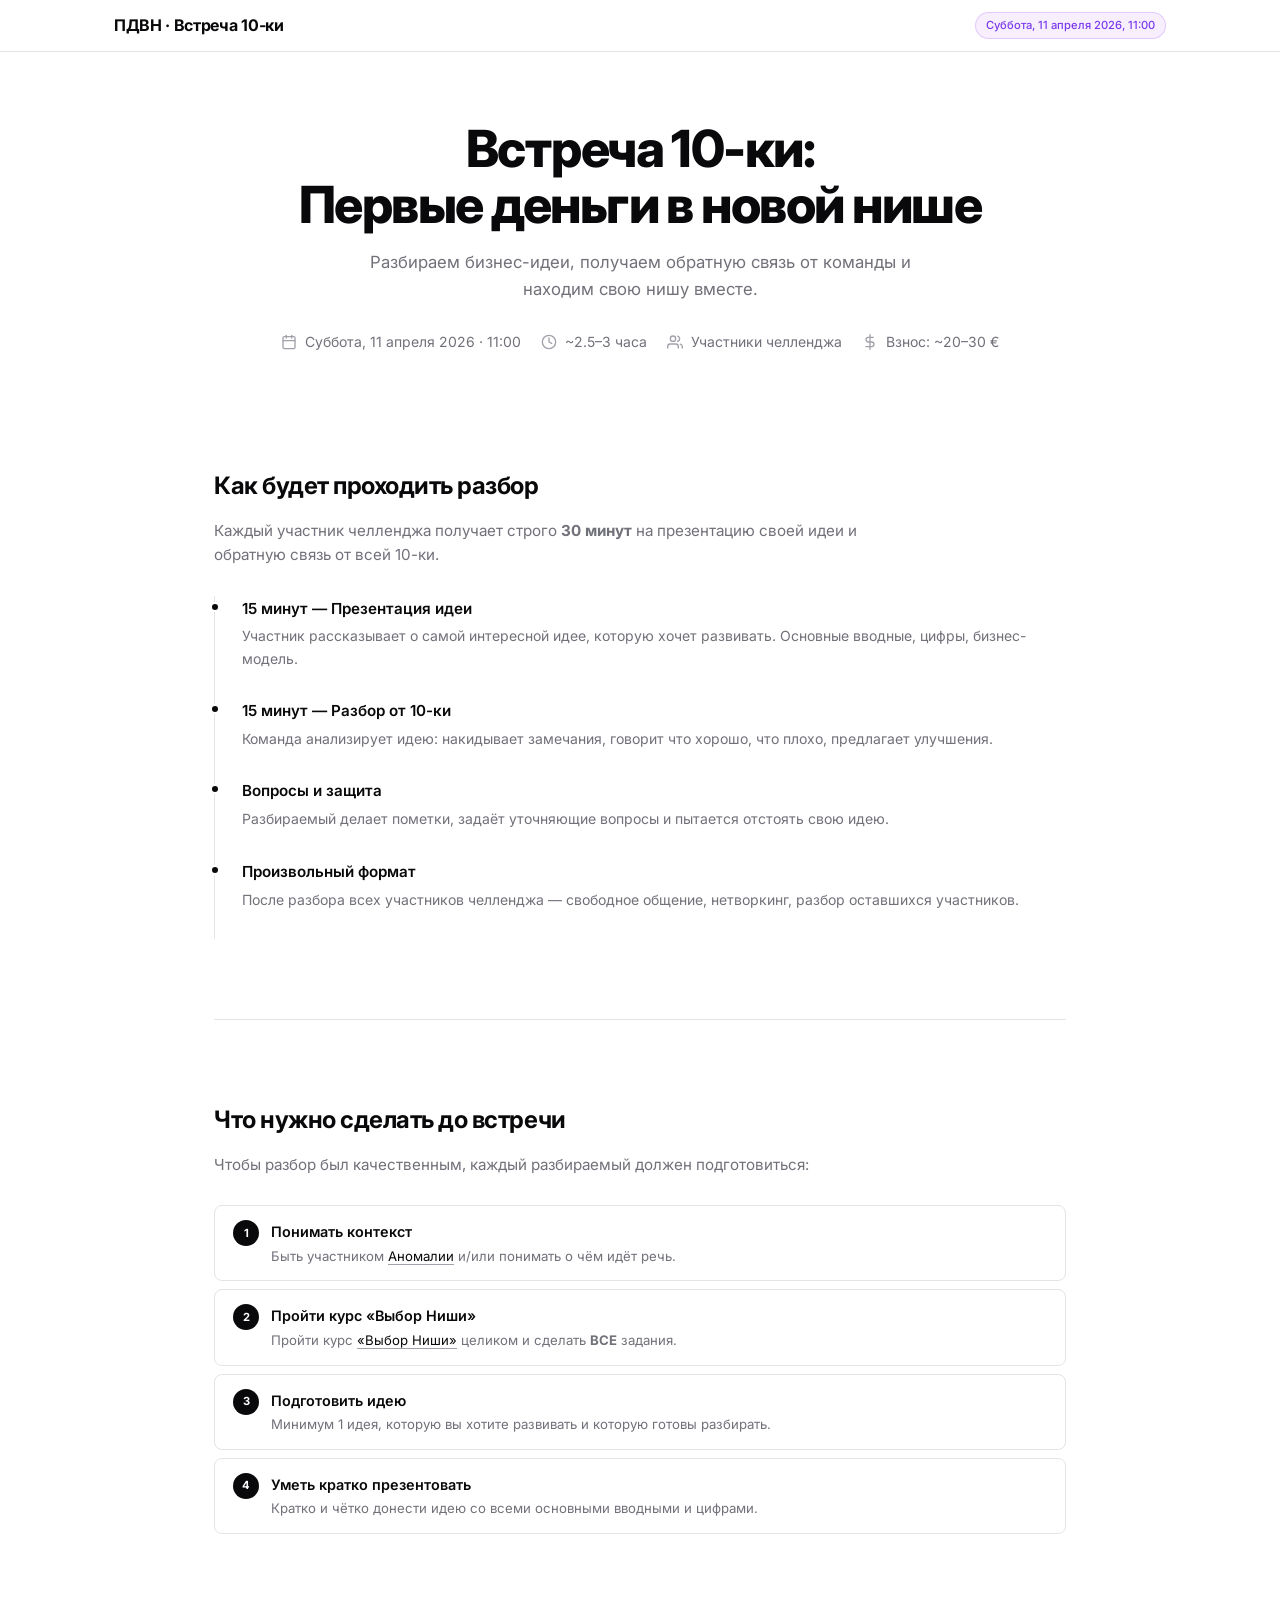
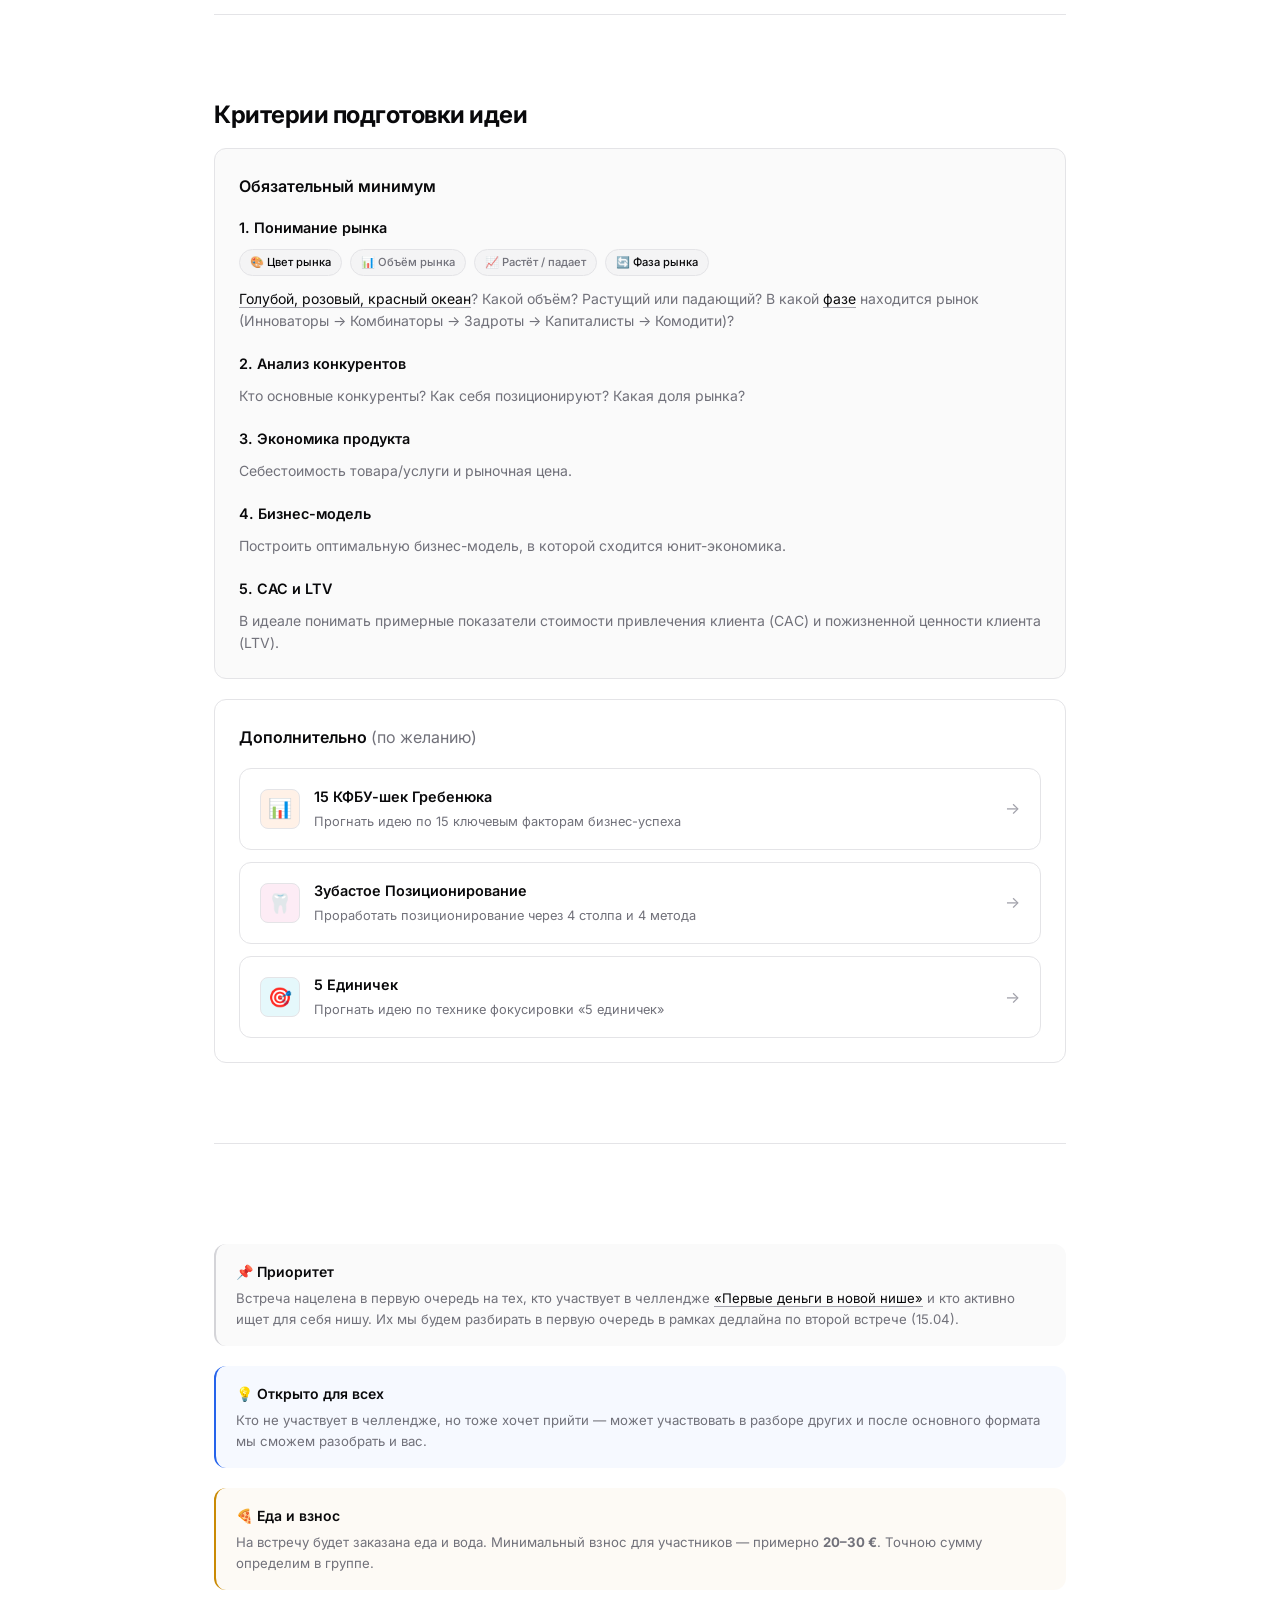
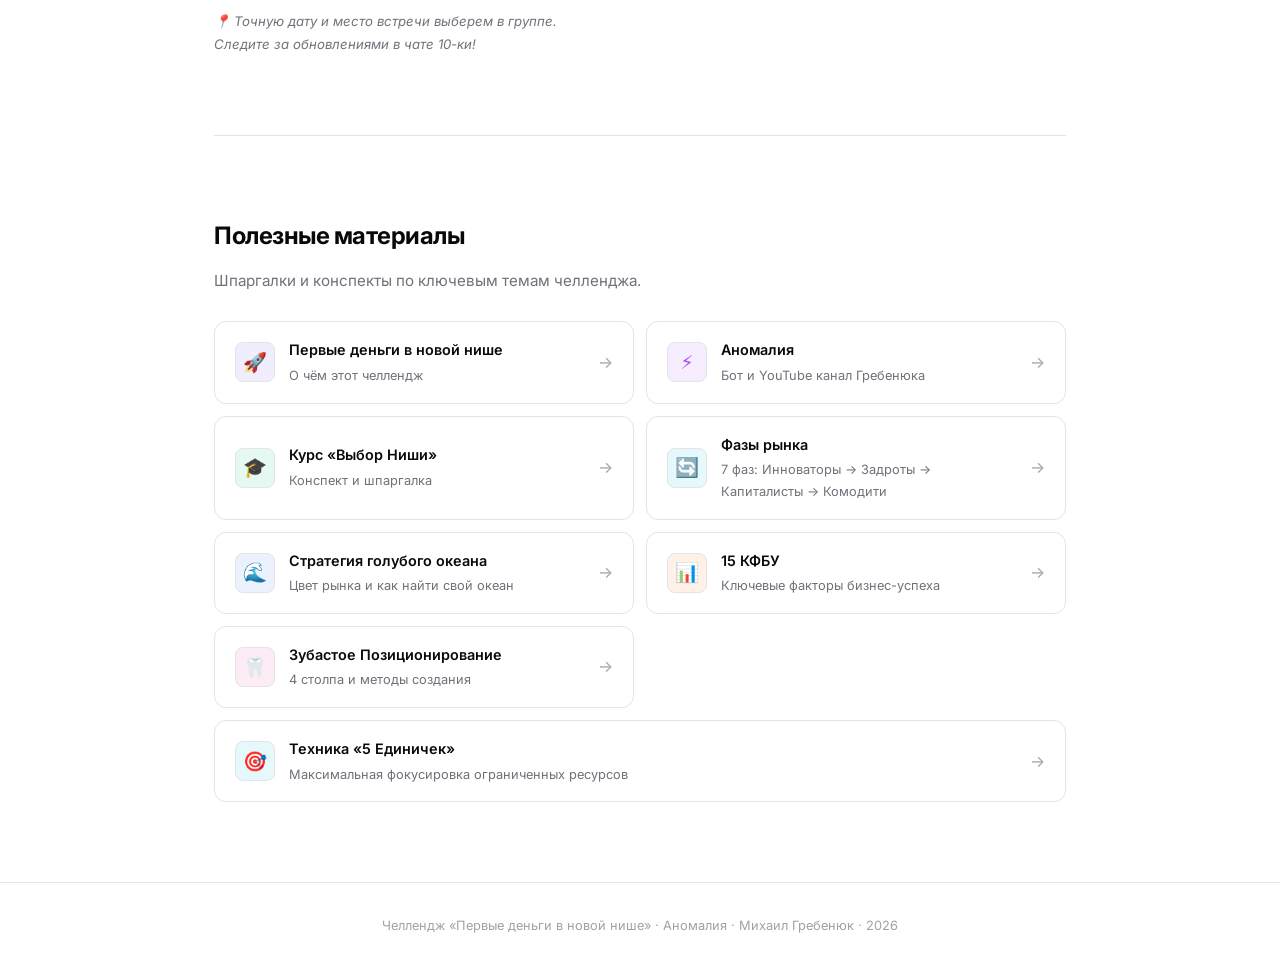
<file: index.html>
<!DOCTYPE html>
<html lang="ru">
<head>
  <meta charset="UTF-8">
  <meta name="viewport" content="width=device-width, initial-scale=1.0">
  <meta name="description" content="Встреча 10-ки по челленджу «Первые деньги в новой нише». Разбор бизнес-идей, обмен опытом и нетворкинг.">
  <title>Встреча 10-ки — Первые деньги в новой нише</title>
  <link rel="stylesheet" href="css/style.css">

<!-- Google tag (gtag.js) -->
<script async src="https://www.googletagmanager.com/gtag/js?id=G-C80N4K43GP"></script>
<script>
  window.dataLayer = window.dataLayer || [];
  function gtag(){dataLayer.push(arguments);}
  gtag("js", new Date());

  gtag("config", "G-C80N4K43GP");
</script>
  <link rel="icon" type="image/png" href="img/favicon.png">

<!-- Open Graph Meta Tags -->
<meta property="og:title" content="Встреча 10-ки — Первые деньги в новой нише">
<meta property="og:description" content="Разбираем бизнес-идеи по челленджу, получаем обратную связь и находим свою нишу вместе.">
<meta property="og:image" content="https://kir-bi.github.io/PDVN/img/hero.png">
<meta property="og:url" content="https://kir-bi.github.io/PDVN/">
<meta property="og:type" content="website">
<meta name="twitter:card" content="summary_large_image">
</head>
<body>

  <!-- Nav -->
  <nav class="nav">
    <div class="nav__inner">
      <a href="index.html" class="nav__logo">ПДВН · Встреча 10-ки</a>
      <span class="tag tag--accent">Суббота, 11 апреля 2026, 11:00</span>
    </div>
  </nav>

  <!-- Hero -->
  <header class="hero">
    <div class="container">
      <h1 class="hero__title">
        Встреча 10-ки:<br>
        <span class="gradient-text">Первые деньги в новой нише</span>
      </h1>
      <p class="hero__subtitle">
        Разбираем бизнес-идеи, получаем обратную связь от команды и находим свою нишу вместе.
      </p>
      <div class="hero__meta">
        <div class="hero__meta-item">
          <svg xmlns="http://www.w3.org/2000/svg" viewBox="0 0 24 24" fill="none" stroke="currentColor" stroke-width="2" stroke-linecap="round" stroke-linejoin="round"><rect x="3" y="4" width="18" height="18" rx="2" ry="2"/><line x1="16" y1="2" x2="16" y2="6"/><line x1="8" y1="2" x2="8" y2="6"/><line x1="3" y1="10" x2="21" y2="10"/></svg>
          Суббота, 11 апреля 2026 · 11:00
        </div>
        <div class="hero__meta-item">
          <svg xmlns="http://www.w3.org/2000/svg" viewBox="0 0 24 24" fill="none" stroke="currentColor" stroke-width="2" stroke-linecap="round" stroke-linejoin="round"><circle cx="12" cy="12" r="10"/><polyline points="12 6 12 12 16 14"/></svg>
          ~2.5–3 часа
        </div>
        <div class="hero__meta-item">
          <svg xmlns="http://www.w3.org/2000/svg" viewBox="0 0 24 24" fill="none" stroke="currentColor" stroke-width="2" stroke-linecap="round" stroke-linejoin="round"><path d="M17 21v-2a4 4 0 0 0-4-4H5a4 4 0 0 0-4 4v2"/><circle cx="9" cy="7" r="4"/><path d="M23 21v-2a4 4 0 0 0-3-3.87"/><path d="M16 3.13a4 4 0 0 1 0 7.75"/></svg>
          Участники челленджа
        </div>
        <div class="hero__meta-item">
          <svg xmlns="http://www.w3.org/2000/svg" viewBox="0 0 24 24" fill="none" stroke="currentColor" stroke-width="2" stroke-linecap="round" stroke-linejoin="round"><line x1="12" y1="1" x2="12" y2="23"/><path d="M17 5H9.5a3.5 3.5 0 0 0 0 7h5a3.5 3.5 0 0 1 0 7H6"/></svg>
          Взнос: ~20–30 €
        </div>
      </div>
    </div>
  </header>

  <main>
    <!-- Формат встречи -->
    <section class="section" id="format">
      <div class="container">
        <h2 class="section__title">Как будет проходить разбор</h2>
        <p class="section__desc">Каждый участник челленджа получает строго <strong>30 минут</strong> на презентацию своей идеи и обратную связь от всей 10-ки.</p>

        <div class="timeline animate-on-scroll">
          <div class="timeline__item">
            <div class="timeline__title">15 минут — Презентация идеи</div>
            <div class="timeline__desc">Участник рассказывает о самой интересной идее, которую хочет развивать. Основные вводные, цифры, бизнес-модель.</div>
          </div>
          <div class="timeline__item">
            <div class="timeline__title">15 минут — Разбор от 10-ки</div>
            <div class="timeline__desc">Команда анализирует идею: накидывает замечания, говорит что хорошо, что плохо, предлагает улучшения.</div>
          </div>
          <div class="timeline__item">
            <div class="timeline__title">Вопросы и защита</div>
            <div class="timeline__desc">Разбираемый делает пометки, задаёт уточняющие вопросы и пытается отстоять свою идею.</div>
          </div>
          <div class="timeline__item">
            <div class="timeline__title">Произвольный формат</div>
            <div class="timeline__desc">После разбора всех участников челленджа — свободное общение, нетворкинг, разбор оставшихся участников.</div>
          </div>
        </div>
      </div>
    </section>

    <div class="container"><div class="divider"></div></div>

    <!-- Подготовка -->
    <section class="section" id="preparation">
      <div class="container">
        <h2 class="section__title">Что нужно сделать до встречи</h2>
        <p class="section__desc">Чтобы разбор был качественным, каждый разбираемый должен подготовиться:</p>

        <ol class="list animate-on-scroll">
          <li class="list__item">
            <span class="list__num">1</span>
            <div class="list__content">
              <div class="list__title">Понимать контекст</div>
              <div class="list__desc">
                Быть участником <a href="pages/anomaly.html" class="ext-link">Аномалии</a> и/или понимать о чём идёт речь.
              </div>
            </div>
          </li>
          <li class="list__item">
            <span class="list__num">2</span>
            <div class="list__content">
              <div class="list__title">Пройти курс «Выбор Ниши»</div>
              <div class="list__desc">
                Пройти курс <a href="pages/niche-selection.html" class="ext-link">«Выбор Ниши»</a> целиком и сделать <strong>ВСЕ</strong> задания.
              </div>
            </div>
          </li>
          <li class="list__item">
            <span class="list__num">3</span>
            <div class="list__content">
              <div class="list__title">Подготовить идею</div>
              <div class="list__desc">Минимум 1 идея, которую вы хотите развивать и которую готовы разбирать.</div>
            </div>
          </li>
          <li class="list__item">
            <span class="list__num">4</span>
            <div class="list__content">
              <div class="list__title">Уметь кратко презентовать</div>
              <div class="list__desc">Кратко и чётко донести идею со всеми основными вводными и цифрами.</div>
            </div>
          </li>
        </ol>
      </div>
    </section>

    <div class="container"><div class="divider"></div></div>

    <!-- Критерии подготовки идеи -->
    <section class="section" id="criteria">
      <div class="container">
        <h2 class="section__title">Критерии подготовки идеи</h2>

        <div class="card card--glass animate-on-scroll" style="margin-bottom: 20px;">
          <h3 class="card__title" style="margin-bottom: 16px;">Обязательный минимум</h3>

          <div style="margin-bottom: 20px;">
            <div class="list__title" style="margin-bottom: 8px;">1. Понимание рынка</div>
            <div style="display: flex; flex-wrap: wrap; gap: 8px; margin-bottom: 12px;">
              <span class="tag"><a href="pages/blue-ocean.html" class="ext-link" style="text-decoration:none">🎨 Цвет рынка</a></span>
              <span class="tag">📊 Объём рынка</span>
              <span class="tag">📈 Растёт / падает</span>
              <span class="tag"><a href="pages/market-phases.html" class="ext-link" style="text-decoration:none">🔄 Фаза рынка</a></span>
            </div>
            <p class="card__text"><a href="pages/blue-ocean.html" class="ext-link">Голубой, розовый, красный океан</a>? Какой объём? Растущий или падающий? В какой <a href="pages/market-phases.html" class="ext-link">фазе</a> находится рынок (Инноваторы → Комбинаторы → Задроты → Капиталисты → Комодити)?</p>
          </div>

          <div style="margin-bottom: 20px;">
            <div class="list__title" style="margin-bottom: 8px;">2. Анализ конкурентов</div>
            <p class="card__text">Кто основные конкуренты? Как себя позиционируют? Какая доля рынка?</p>
          </div>

          <div style="margin-bottom: 20px;">
            <div class="list__title" style="margin-bottom: 8px;">3. Экономика продукта</div>
            <p class="card__text">Себестоимость товара/услуги и рыночная цена.</p>
          </div>

          <div style="margin-bottom: 20px;">
            <div class="list__title" style="margin-bottom: 8px;">4. Бизнес-модель</div>
            <p class="card__text">Построить оптимальную бизнес-модель, в которой сходится юнит-экономика.</p>
          </div>

          <div>
            <div class="list__title" style="margin-bottom: 8px;">5. CAC и LTV</div>
            <p class="card__text">В идеале понимать примерные показатели стоимости привлечения клиента (CAC) и пожизненной ценности клиента (LTV).</p>
          </div>
        </div>

        <div class="card animate-on-scroll">
          <h3 class="card__title" style="margin-bottom: 16px;">Дополнительно <span style="color: var(--muted-foreground); font-weight: 400;">(по желанию)</span></h3>

          <div style="display: flex; flex-direction: column; gap: 12px;">
            <a href="pages/kfbu.html" class="link-card">
              <div class="link-card__icon" style="background: rgba(249, 115, 22, 0.1); color: #f97316;">📊</div>
              <div class="link-card__content">
                <div class="link-card__title">15 КФБУ-шек Гребенюка</div>
                <div class="link-card__desc">Прогнать идею по 15 ключевым факторам бизнес-успеха</div>
              </div>
              <span class="link-card__arrow">→</span>
            </a>

            <a href="pages/positioning.html" class="link-card">
              <div class="link-card__icon" style="background: rgba(236, 72, 153, 0.1); color: #ec4899;">🦷</div>
              <div class="link-card__content">
                <div class="link-card__title">Зубастое Позиционирование</div>
                <div class="link-card__desc">Проработать позиционирование через 4 столпа и 4 метода</div>
              </div>
              <span class="link-card__arrow">→</span>
            </a>

            <a href="pages/five-units.html" class="link-card">
              <div class="link-card__icon" style="background: rgba(6, 182, 212, 0.1); color: #06b6d4;">🎯</div>
              <div class="link-card__content">
                <div class="link-card__title">5 Единичек</div>
                <div class="link-card__desc">Прогнать идею по технике фокусировки «5 единичек»</div>
              </div>
              <span class="link-card__arrow">→</span>
            </a>
          </div>
        </div>
      </div>
    </section>

    <div class="container"><div class="divider"></div></div>

    <!-- Примечание -->
    <section class="section" id="notes">
      <div class="container">
        <div class="callout animate-on-scroll">
          <div class="callout__title">📌 Приоритет</div>
          <div class="callout__text">
            Встреча нацелена в первую очередь на тех, кто участвует в челлендже <a href="pages/pdvn.html" class="ext-link">«Первые деньги в новой нише»</a> и кто активно ищет для себя нишу. Их мы будем разбирать в первую очередь в рамках дедлайна по второй встрече (15.04).
          </div>
        </div>

        <div class="callout callout--info animate-on-scroll">
          <div class="callout__title">💡 Открыто для всех</div>
          <div class="callout__text">
            Кто не участвует в челлендже, но тоже хочет прийти — может участвовать в разборе других и после основного формата мы сможем разобрать и вас.
          </div>
        </div>

        <div class="callout callout--warning animate-on-scroll">
          <div class="callout__title">🍕 Еда и взнос</div>
          <div class="callout__text">
            На встречу будет заказана еда и вода. Минимальный взнос для участников — примерно <strong>20–30 €</strong>. Точною сумму определим в группе.
          </div>
        </div>

        <p class="note animate-on-scroll">
          📍 Точную дату и место встречи выберем в группе.<br>
          Следите за обновлениями в чате 10-ки!
        </p>
      </div>
    </section>

    <div class="container"><div class="divider"></div></div>

    <!-- Материалы -->
    <section class="section" id="materials">
      <div class="container">
        <h2 class="section__title">Полезные материалы</h2>
        <p class="section__desc">Шпаргалки и конспекты по ключевым темам челленджа.</p>

        <div class="grid grid--2 animate-on-scroll">
          <a href="pages/pdvn.html" class="link-card">
            <div class="link-card__icon" style="background: rgba(108, 92, 231, 0.1); color: #6c5ce7;">🚀</div>
            <div class="link-card__content">
              <div class="link-card__title">Первые деньги в новой нише</div>
              <div class="link-card__desc">О чём этот челлендж</div>
            </div>
            <span class="link-card__arrow">→</span>
          </a>

          <a href="pages/anomaly.html" class="link-card">
            <div class="link-card__icon" style="background: rgba(168, 85, 247, 0.1); color: #a855f7;">⚡</div>
            <div class="link-card__content">
              <div class="link-card__title">Аномалия</div>
              <div class="link-card__desc">Бот и YouTube канал Гребенюка</div>
            </div>
            <span class="link-card__arrow">→</span>
          </a>

          <a href="pages/niche-selection.html" class="link-card">
            <div class="link-card__icon" style="background: rgba(16, 185, 129, 0.1); color: #10b981;">🎓</div>
            <div class="link-card__content">
              <div class="link-card__title">Курс «Выбор Ниши»</div>
              <div class="link-card__desc">Конспект и шпаргалка</div>
            </div>
            <span class="link-card__arrow">→</span>
          </a>

          <a href="pages/market-phases.html" class="link-card">
            <div class="link-card__icon" style="background: rgba(6, 182, 212, 0.1); color: #06b6d4;">🔄</div>
            <div class="link-card__content">
              <div class="link-card__title">Фазы рынка</div>
              <div class="link-card__desc">7 фаз: Инноваторы → Задроты → Капиталисты → Комодити</div>
            </div>
            <span class="link-card__arrow">→</span>
          </a>

          <a href="pages/blue-ocean.html" class="link-card">
            <div class="link-card__icon" style="background: rgba(59, 130, 246, 0.1); color: #3b82f6;">🌊</div>
            <div class="link-card__content">
              <div class="link-card__title">Стратегия голубого океана</div>
              <div class="link-card__desc">Цвет рынка и как найти свой океан</div>
            </div>
            <span class="link-card__arrow">→</span>
          </a>

          <a href="pages/kfbu.html" class="link-card">
            <div class="link-card__icon" style="background: rgba(249, 115, 22, 0.1); color: #f97316;">📊</div>
            <div class="link-card__content">
              <div class="link-card__title">15 КФБУ</div>
              <div class="link-card__desc">Ключевые факторы бизнес-успеха</div>
            </div>
            <span class="link-card__arrow">→</span>
          </a>

          <a href="pages/positioning.html" class="link-card">
            <div class="link-card__icon" style="background: rgba(236, 72, 153, 0.1); color: #ec4899;">🦷</div>
            <div class="link-card__content">
              <div class="link-card__title">Зубастое Позиционирование</div>
              <div class="link-card__desc">4 столпа и методы создания</div>
            </div>
            <span class="link-card__arrow">→</span>
          </a>

          <a href="pages/five-units.html" class="link-card" style="grid-column: 1 / -1;">
            <div class="link-card__icon" style="background: rgba(6, 182, 212, 0.1); color: #06b6d4;">🎯</div>
            <div class="link-card__content">
              <div class="link-card__title">Техника «5 Единичек»</div>
              <div class="link-card__desc">Максимальная фокусировка ограниченных ресурсов</div>
            </div>
            <span class="link-card__arrow">→</span>
          </a>
        </div>
      </div>
    </section>
  </main>

  <footer class="footer">
    <div class="container">
      Челлендж «Первые деньги в новой нише» · Аномалия · Михаил Гребенюк · 2026
    </div>
  </footer>

  <script src="js/main.js"></script>
</body>
</html>
</file>
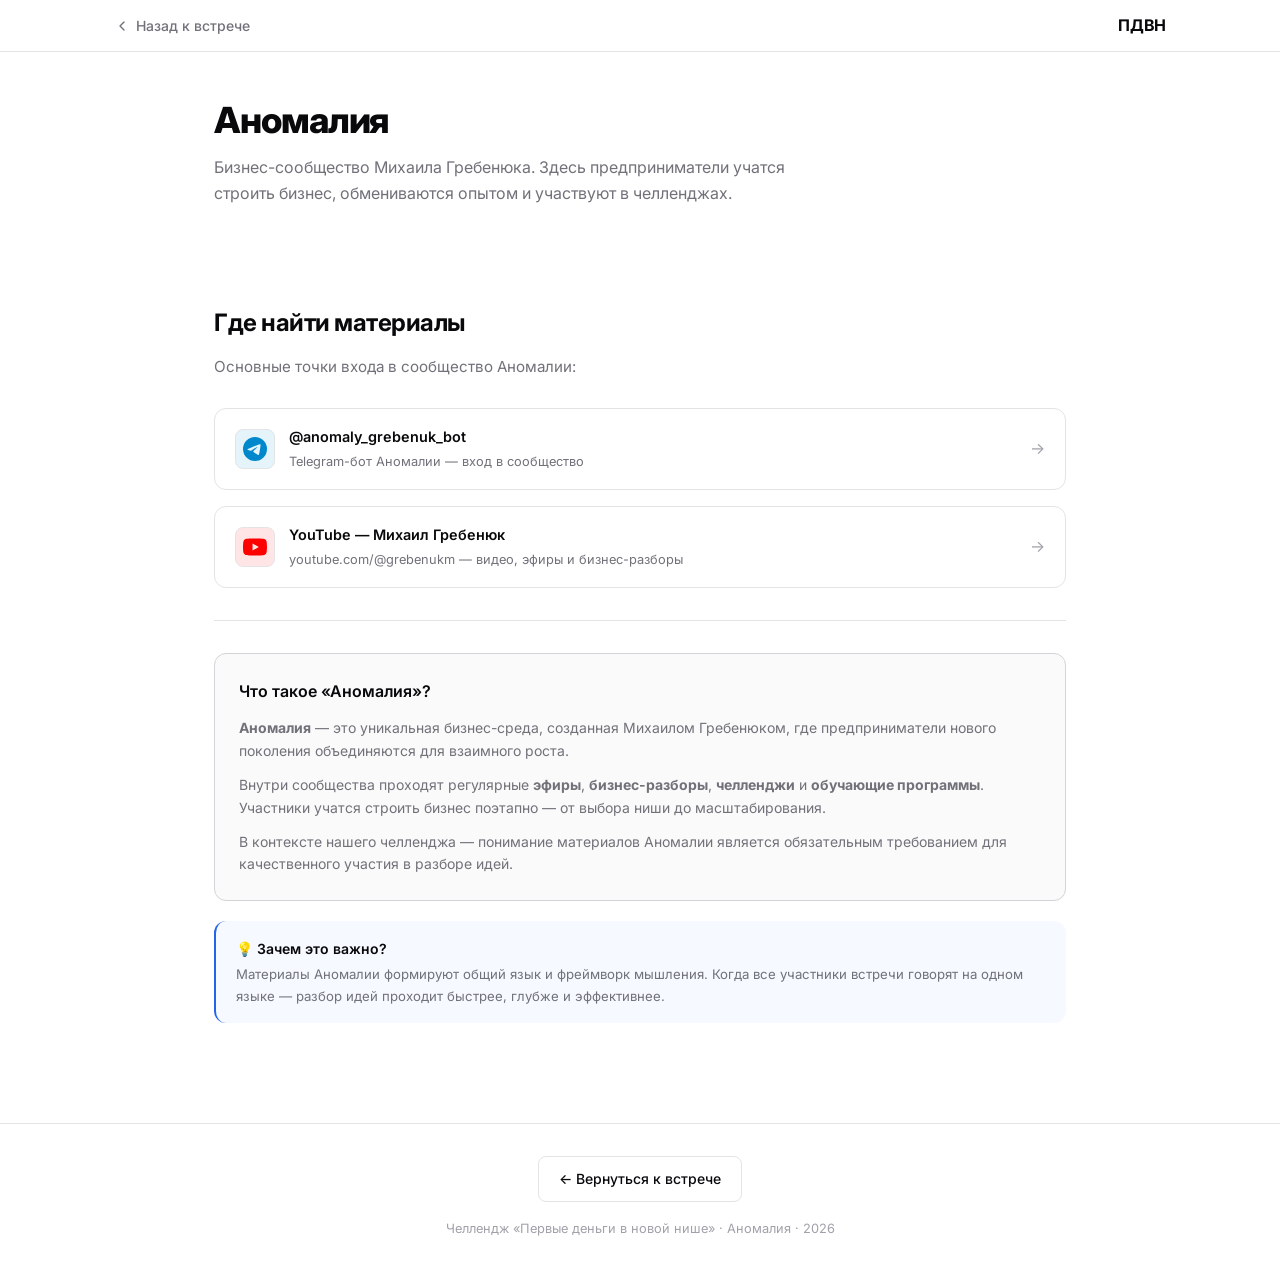
<file: pages/anomaly.html>
<!DOCTYPE html>
<html lang="ru">
<head>
  <meta charset="UTF-8">
  <meta name="viewport" content="width=device-width, initial-scale=1.0">
  <meta name="description" content="Аномалия — бизнес-сообщество Михаила Гребенюка. Бот, YouTube канал и ресурсы.">
  <title>Аномалия — Сообщество Гребенюка</title>
  <link rel="stylesheet" href="../css/style.css">

<!-- Google tag (gtag.js) -->
<script async src="https://www.googletagmanager.com/gtag/js?id=G-C80N4K43GP"></script>
<script>
  window.dataLayer = window.dataLayer || [];
  function gtag(){dataLayer.push(arguments);}
  gtag("js", new Date());

  gtag("config", "G-C80N4K43GP");
</script>
  <link rel="icon" type="image/png" href="../img/favicon.png">

<!-- Open Graph Meta Tags -->
<meta property="og:title" content="Встреча 10-ки — Первые деньги в новой нише">
<meta property="og:description" content="Разбираем бизнес-идеи по челленджу, получаем обратную связь и находим свою нишу вместе.">
<meta property="og:image" content="https://kir-bi.github.io/PDVN/img/hero.png">
<meta property="og:url" content="https://kir-bi.github.io/PDVN/">
<meta property="og:type" content="website">
<meta name="twitter:card" content="summary_large_image">
</head>
<body>

  <nav class="nav">
    <div class="nav__inner">
      <a href="../index.html" class="nav__back">
        <svg xmlns="http://www.w3.org/2000/svg" viewBox="0 0 24 24" fill="none" stroke="currentColor" stroke-width="2" stroke-linecap="round" stroke-linejoin="round"><polyline points="15 18 9 12 15 6"/></svg>
        Назад к встрече
      </a>
      <a href="../index.html" class="nav__logo">ПДВН</a>
    </div>
  </nav>

  <header class="page-header">
    <div class="container">
      <h1 class="page-header__title">Аномалия</h1>
      <p class="page-header__desc">
        Бизнес-сообщество Михаила Гребенюка. Здесь предприниматели учатся строить бизнес, обмениваются опытом и участвуют в челленджах.
      </p>
    </div>
  </header>

  <main>
    <section class="section">
      <div class="container">
        <h2 class="section__title">Где найти материалы</h2>
        <p class="section__desc">Основные точки входа в сообщество Аномалии:</p>

        <div style="display: flex; flex-direction: column; gap: 16px;">
          <a href="https://t.me/anomaly_grebenuk_bot" target="_blank" rel="noopener" class="link-card animate-on-scroll">
            <div class="link-card__icon" style="background: rgba(0, 136, 204, 0.1); color: #0088cc; font-size: 1.5rem;">
              <svg width="24" height="24" viewBox="0 0 24 24" fill="currentColor"><path d="M11.944 0A12 12 0 0 0 0 12a12 12 0 0 0 12 12 12 12 0 0 0 12-12A12 12 0 0 0 12 0a12 12 0 0 0-.056 0zm4.962 7.224c.1-.002.321.023.465.14a.506.506 0 0 1 .171.325c.016.093.036.306.02.472-.18 1.898-.962 6.502-1.36 8.627-.168.9-.499 1.201-.82 1.23-.696.065-1.225-.46-1.9-.902-1.056-.693-1.653-1.124-2.678-1.8-1.185-.78-.417-1.21.258-1.91.177-.184 3.247-2.977 3.307-3.23.007-.032.014-.15-.056-.212s-.174-.041-.249-.024c-.106.024-1.793 1.14-5.061 3.345-.479.33-.913.49-1.302.48-.428-.008-1.252-.241-1.865-.44-.752-.245-1.349-.374-1.297-.789.027-.216.325-.437.893-.663 3.498-1.524 5.83-2.529 6.998-3.014 3.332-1.386 4.025-1.627 4.476-1.635z"/></svg>
            </div>
            <div class="link-card__content">
              <div class="link-card__title">@anomaly_grebenuk_bot</div>
              <div class="link-card__desc">Telegram-бот Аномалии — вход в сообщество</div>
            </div>
            <span class="link-card__arrow">→</span>
          </a>

          <a href="https://www.youtube.com/@grebenukm" target="_blank" rel="noopener" class="link-card animate-on-scroll">
            <div class="link-card__icon" style="background: rgba(255, 0, 0, 0.1); color: #FF0000; font-size: 1.5rem;">
              <svg width="24" height="24" viewBox="0 0 24 24" fill="currentColor"><path d="M23.498 6.186a3.016 3.016 0 0 0-2.122-2.136C19.505 3.545 12 3.545 12 3.545s-7.505 0-9.377.505A3.017 3.017 0 0 0 .502 6.186C0 8.07 0 12 0 12s0 3.93.502 5.814a3.016 3.016 0 0 0 2.122 2.136c1.871.505 9.376.505 9.376.505s7.505 0 9.377-.505a3.015 3.015 0 0 0 2.122-2.136C24 15.93 24 12 24 12s0-3.93-.502-5.814zM9.545 15.568V8.432L15.818 12l-6.273 3.568z"/></svg>
            </div>
            <div class="link-card__content">
              <div class="link-card__title">YouTube — Михаил Гребенюк</div>
              <div class="link-card__desc">youtube.com/@grebenukm — видео, эфиры и бизнес-разборы</div>
            </div>
            <span class="link-card__arrow">→</span>
          </a>
        </div>

        <div class="divider"></div>

        <div class="card card--accent animate-on-scroll">
          <h3 class="card__title" style="margin-bottom: 12px;">Что такое «Аномалия»?</h3>
          <p class="card__text" style="margin-bottom: 12px;">
            <strong>Аномалия</strong> — это уникальная бизнес-среда, созданная Михаилом Гребенюком, где предприниматели нового поколения объединяются для взаимного роста.
          </p>
          <p class="card__text" style="margin-bottom: 12px;">
            Внутри сообщества проходят регулярные <strong>эфиры</strong>, <strong>бизнес-разборы</strong>, <strong>челленджи</strong> и <strong>обучающие программы</strong>. Участники учатся строить бизнес поэтапно — от выбора ниши до масштабирования.
          </p>
          <p class="card__text">
            В контексте нашего челленджа — понимание материалов Аномалии является обязательным требованием для качественного участия в разборе идей.
          </p>
        </div>

        <div class="callout callout--info animate-on-scroll">
          <div class="callout__title">💡 Зачем это важно?</div>
          <div class="callout__text">
            Материалы Аномалии формируют общий язык и фреймворк мышления. Когда все участники встречи говорят на одном языке — разбор идей проходит быстрее, глубже и эффективнее.
          </div>
        </div>
      </div>
    </section>
  </main>

  <footer class="footer">
    <div class="container">
      <a href="../index.html" class="btn btn--outline" style="margin-bottom: 16px;">← Вернуться к встрече</a>
      <p>Челлендж «Первые деньги в новой нише» · Аномалия · 2026</p>
    </div>
  </footer>

  <script src="../js/main.js"></script>
</body>
</html>
</file>
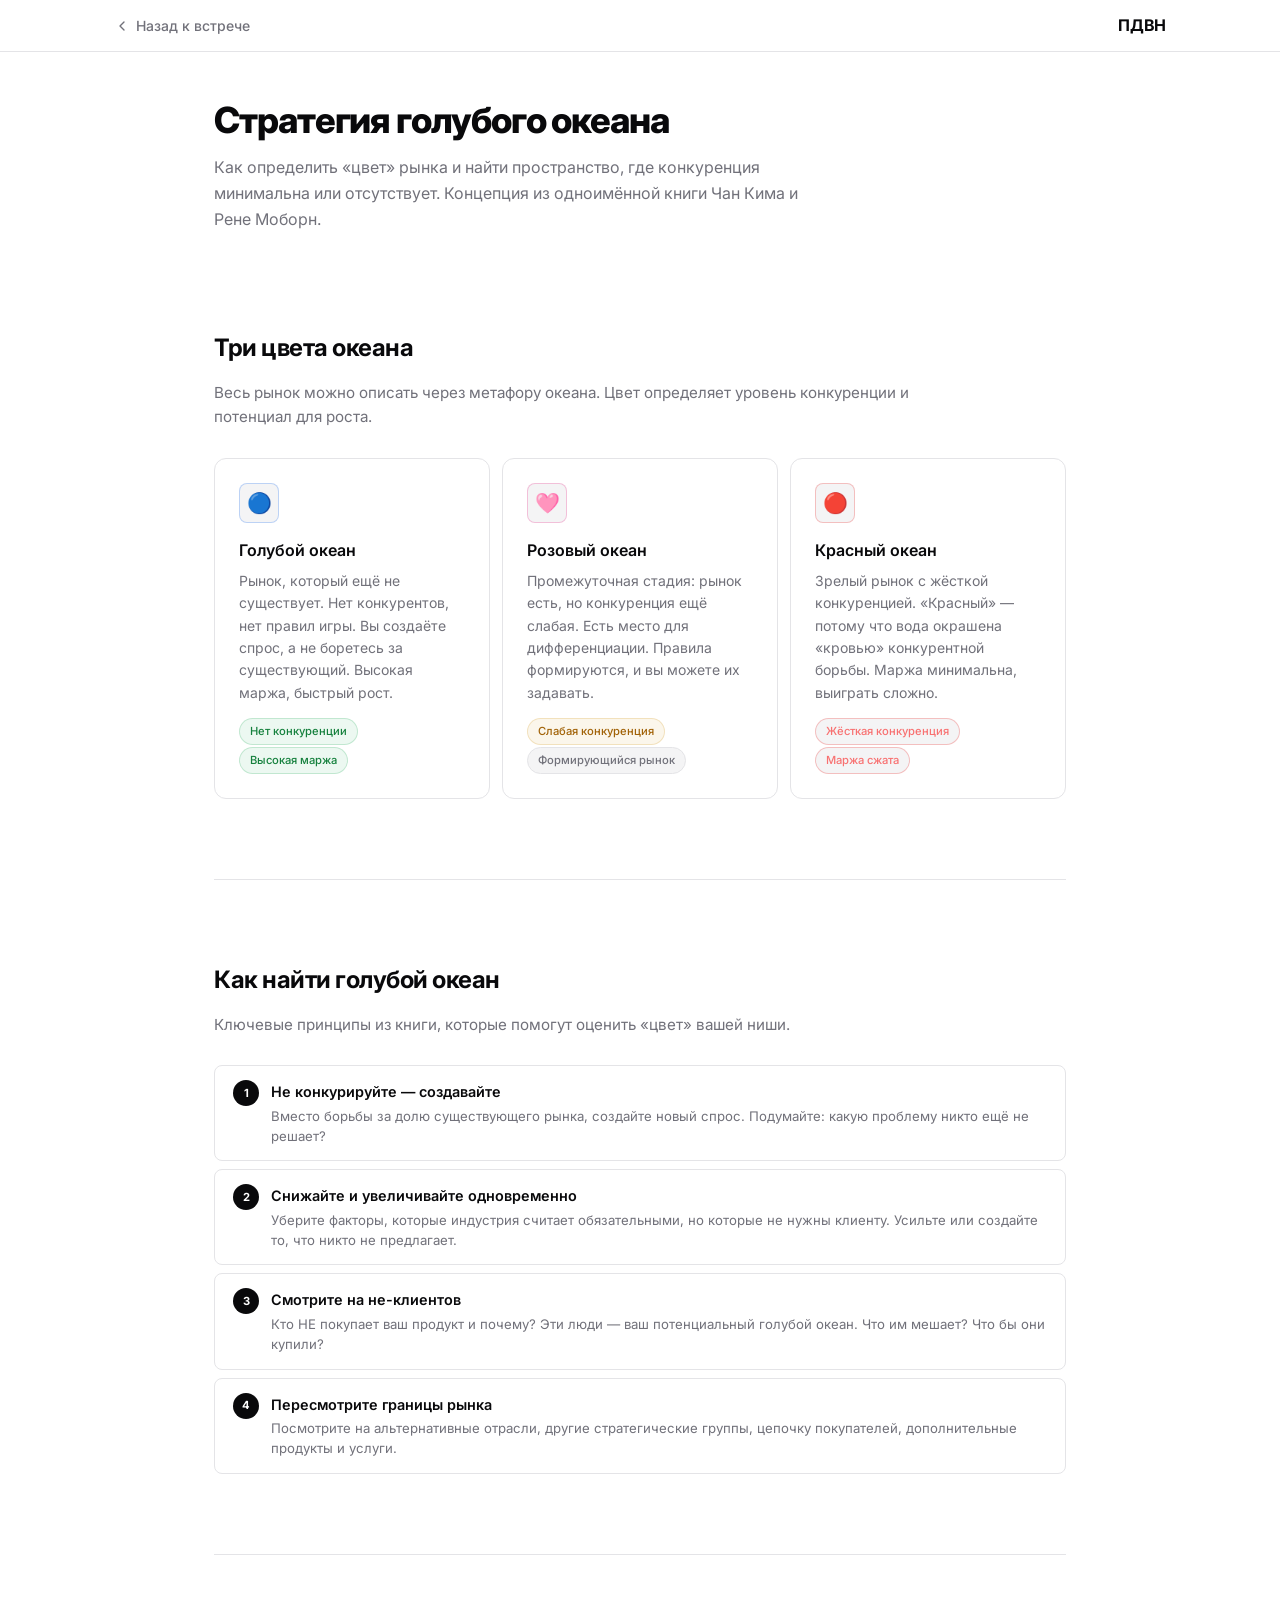
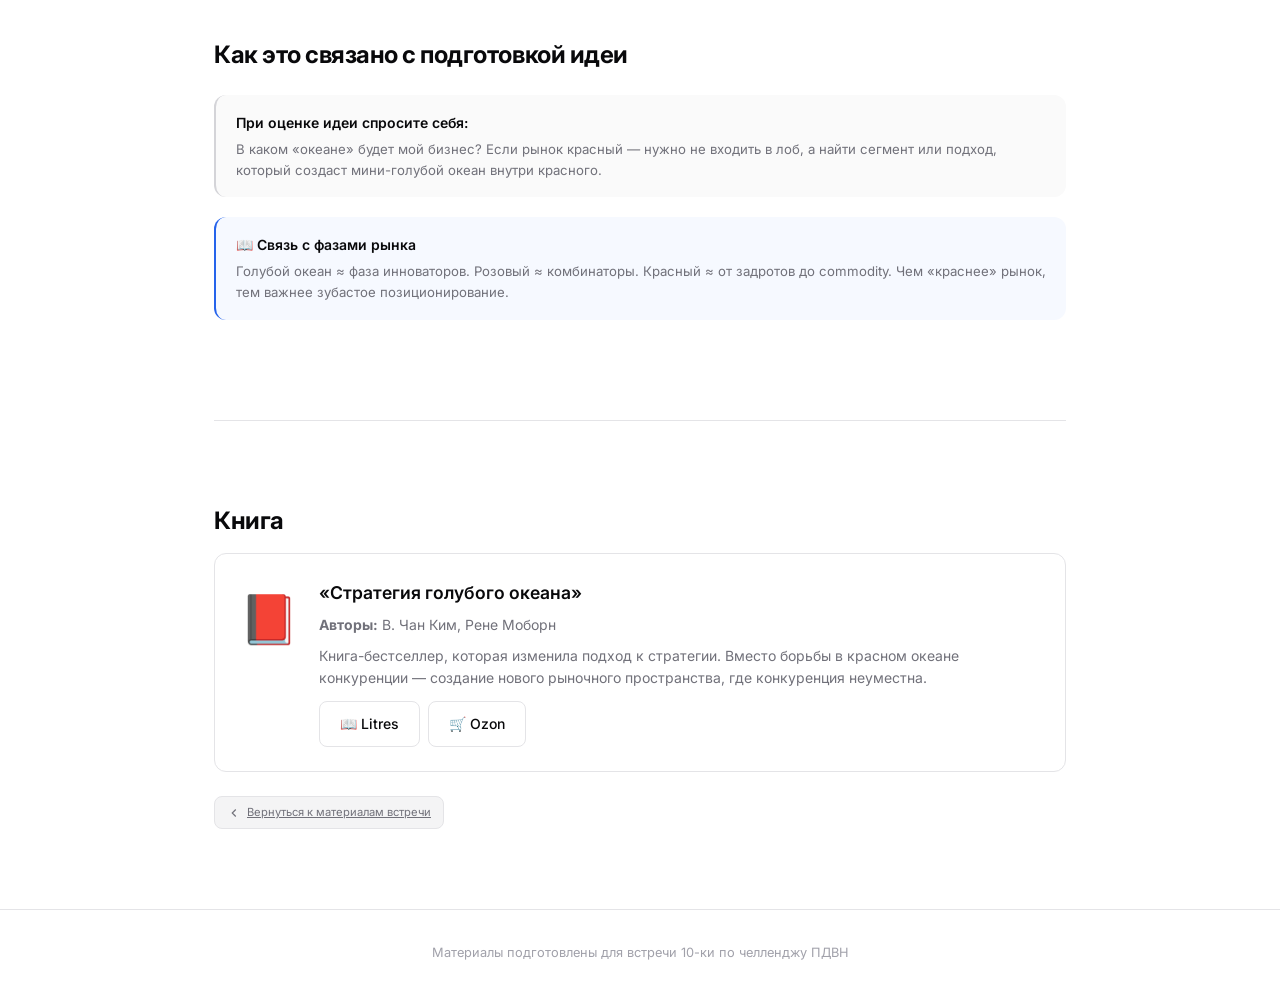
<file: pages/blue-ocean.html>
<!DOCTYPE html>
<html lang="ru">
<head>
  <meta charset="UTF-8">
  <meta name="viewport" content="width=device-width, initial-scale=1.0">
  <title>Стратегия голубого океана — ПДВН</title>
  <meta name="description" content="Цвет рынка: голубой, розовый и красный океан. Как найти пространство без конкуренции.">
  <link rel="stylesheet" href="../css/style.css">

<!-- Google tag (gtag.js) -->
<script async src="https://www.googletagmanager.com/gtag/js?id=G-C80N4K43GP"></script>
<script>
  window.dataLayer = window.dataLayer || [];
  function gtag(){dataLayer.push(arguments);}
  gtag("js", new Date());

  gtag("config", "G-C80N4K43GP");
</script>
  <link rel="icon" type="image/png" href="../img/favicon.png">

<!-- Open Graph Meta Tags -->
<meta property="og:title" content="Встреча 10-ки — Первые деньги в новой нише">
<meta property="og:description" content="Разбираем бизнес-идеи по челленджу, получаем обратную связь и находим свою нишу вместе.">
<meta property="og:image" content="https://kir-bi.github.io/PDVN/img/hero.png">
<meta property="og:url" content="https://kir-bi.github.io/PDVN/">
<meta property="og:type" content="website">
<meta name="twitter:card" content="summary_large_image">
</head>
<body>

  <!-- Navigation -->
  <nav class="nav" id="nav">
    <div class="nav__inner">
      <a href="../index.html" class="nav__back" data-nav-back>
        <svg xmlns="http://www.w3.org/2000/svg" viewBox="0 0 24 24" fill="none" stroke="currentColor" stroke-width="2" stroke-linecap="round" stroke-linejoin="round"><path d="m15 18-6-6 6-6"/></svg>
        Назад к встрече
      </a>
      <a href="../index.html" class="nav__logo">ПДВН</a>
    </div>
  </nav>

  <main class="container">
    <!-- Page Header -->
    <header class="page-header">
      <h1 class="page-header__title">Стратегия голубого океана</h1>
      <p class="page-header__desc">Как определить «цвет» рынка и найти пространство, где конкуренция минимальна или отсутствует. Концепция из одноимённой книги Чан Кима и Рене Моборн.</p>
    </header>

    <!-- Three Oceans -->
    <section class="section animate-on-scroll" id="oceans">
      <h2 class="section__title">Три цвета океана</h2>
      <p class="section__desc">Весь рынок можно описать через метафору океана. Цвет определяет уровень конкуренции и потенциал для роста.</p>

      <div class="grid grid--3">
        <div class="card animate-on-scroll">
          <div class="card__icon" style="border-color: rgba(59,130,246,0.3);">🔵</div>
          <h3 class="card__title">Голубой океан</h3>
          <p class="card__text">Рынок, который ещё не существует. Нет конкурентов, нет правил игры. Вы создаёте спрос, а не боретесь за существующий. Высокая маржа, быстрый рост.</p>
          <div style="margin-top: 12px;">
            <span class="tag tag--success">Нет конкуренции</span>
            <span class="tag tag--success">Высокая маржа</span>
          </div>
        </div>

        <div class="card animate-on-scroll">
          <div class="card__icon" style="border-color: rgba(236,72,153,0.3);">🩷</div>
          <h3 class="card__title">Розовый океан</h3>
          <p class="card__text">Промежуточная стадия: рынок есть, но конкуренция ещё слабая. Есть место для дифференциации. Правила формируются, и вы можете их задавать.</p>
          <div style="margin-top: 12px;">
            <span class="tag tag--warning">Слабая конкуренция</span>
            <span class="tag">Формирующийся рынок</span>
          </div>
        </div>

        <div class="card animate-on-scroll">
          <div class="card__icon" style="border-color: rgba(239,68,68,0.3);">🔴</div>
          <h3 class="card__title">Красный океан</h3>
          <p class="card__text">Зрелый рынок с жёсткой конкуренцией. «Красный» — потому что вода окрашена «кровью» конкурентной борьбы. Маржа минимальна, выиграть сложно.</p>
          <div style="margin-top: 12px;">
            <span class="tag" style="border-color: rgba(239,68,68,0.3); color: #f87171;">Жёсткая конкуренция</span>
            <span class="tag" style="border-color: rgba(239,68,68,0.3); color: #f87171;">Маржа сжата</span>
          </div>
        </div>
      </div>
    </section>

    <div class="divider"></div>

    <!-- How to find Blue Ocean -->
    <section class="section animate-on-scroll" id="how">
      <h2 class="section__title">Как найти голубой океан</h2>
      <p class="section__desc">Ключевые принципы из книги, которые помогут оценить «цвет» вашей ниши.</p>

      <ul class="list">
        <li class="list__item animate-on-scroll">
          <span class="list__num">1</span>
          <div class="list__content">
            <div class="list__title">Не конкурируйте — создавайте</div>
            <div class="list__desc">Вместо борьбы за долю существующего рынка, создайте новый спрос. Подумайте: какую проблему никто ещё не решает?</div>
          </div>
        </li>
        <li class="list__item animate-on-scroll">
          <span class="list__num">2</span>
          <div class="list__content">
            <div class="list__title">Снижайте и увеличивайте одновременно</div>
            <div class="list__desc">Уберите факторы, которые индустрия считает обязательными, но которые не нужны клиенту. Усильте или создайте то, что никто не предлагает.</div>
          </div>
        </li>
        <li class="list__item animate-on-scroll">
          <span class="list__num">3</span>
          <div class="list__content">
            <div class="list__title">Смотрите на не-клиентов</div>
            <div class="list__desc">Кто НЕ покупает ваш продукт и почему? Эти люди — ваш потенциальный голубой океан. Что им мешает? Что бы они купили?</div>
          </div>
        </li>
        <li class="list__item animate-on-scroll">
          <span class="list__num">4</span>
          <div class="list__content">
            <div class="list__title">Пересмотрите границы рынка</div>
            <div class="list__desc">Посмотрите на альтернативные отрасли, другие стратегические группы, цепочку покупателей, дополнительные продукты и услуги.</div>
          </div>
        </li>
      </ul>
    </section>

    <div class="divider"></div>

    <!-- Connection to meetup -->
    <section class="section animate-on-scroll" id="connection">
      <h2 class="section__title">Как это связано с подготовкой идеи</h2>

      <div class="callout">
        <div class="callout__title">При оценке идеи спросите себя:</div>
        <p class="callout__text">
          В каком «океане» будет мой бизнес? Если рынок красный — нужно не входить в лоб, а найти сегмент или подход, который создаст мини-голубой океан внутри красного.
        </p>
      </div>

      <div class="callout callout--info" style="margin-top: 12px;">
        <div class="callout__title">📖 Связь с фазами рынка</div>
        <p class="callout__text">
          Голубой океан ≈ фаза инноваторов. Розовый ≈ комбинаторы. Красный ≈ от задротов до commodity. Чем «краснее» рынок, тем важнее зубастое позиционирование.
        </p>
      </div>
    </section>

    <div class="divider"></div>

    <!-- Book -->
    <section class="section animate-on-scroll" id="book">
      <h2 class="section__title">Книга</h2>

      <div class="card" style="display: flex; gap: 20px; align-items: flex-start;">
        <div style="font-size: 3rem; flex-shrink: 0;">📕</div>
        <div>
          <h3 class="card__title" style="font-size: 1.1rem;">«Стратегия голубого океана»</h3>
          <p class="card__text" style="margin-bottom: 8px;">
            <strong>Авторы:</strong> В. Чан Ким, Рене Моборн
          </p>
          <p class="card__text" style="margin-bottom: 12px;">
            Книга-бестселлер, которая изменила подход к стратегии. Вместо борьбы в красном океане конкуренции — создание нового рыночного пространства, где конкуренция неуместна.
          </p>
          <div style="display: flex; gap: 8px; flex-wrap: wrap;">
            <a href="https://www.litres.ru/book/rene-moborn/strategiya-golubogo-okeana-kak-nayti-ili-sozdat-rynok-svo-23515957/" target="_blank" rel="noopener" class="btn btn--outline">
              📖 Litres
            </a>
            <a href="https://www.ozon.ru/product/strategiya-golubogo-okeana-1304912777/" target="_blank" rel="noopener" class="btn btn--outline">
              🛒 Ozon
            </a>
          </div>
        </div>
      </div>

      <a href="../index.html" class="source-badge" data-nav-back style="margin-top: 24px;">
        <svg xmlns="http://www.w3.org/2000/svg" viewBox="0 0 24 24" fill="none" stroke="currentColor" stroke-width="2"><path d="M15 18l-6-6 6-6"/></svg>
        Вернуться к материалам встречи
      </a>
    </section>
  </main>

  <footer class="footer">
    <div class="container">
      <p>Материалы подготовлены для встречи 10-ки по челленджу ПДВН</p>
    </div>
  </footer>

  <script src="../js/main.js"></script>
</body>
</html>
</file>
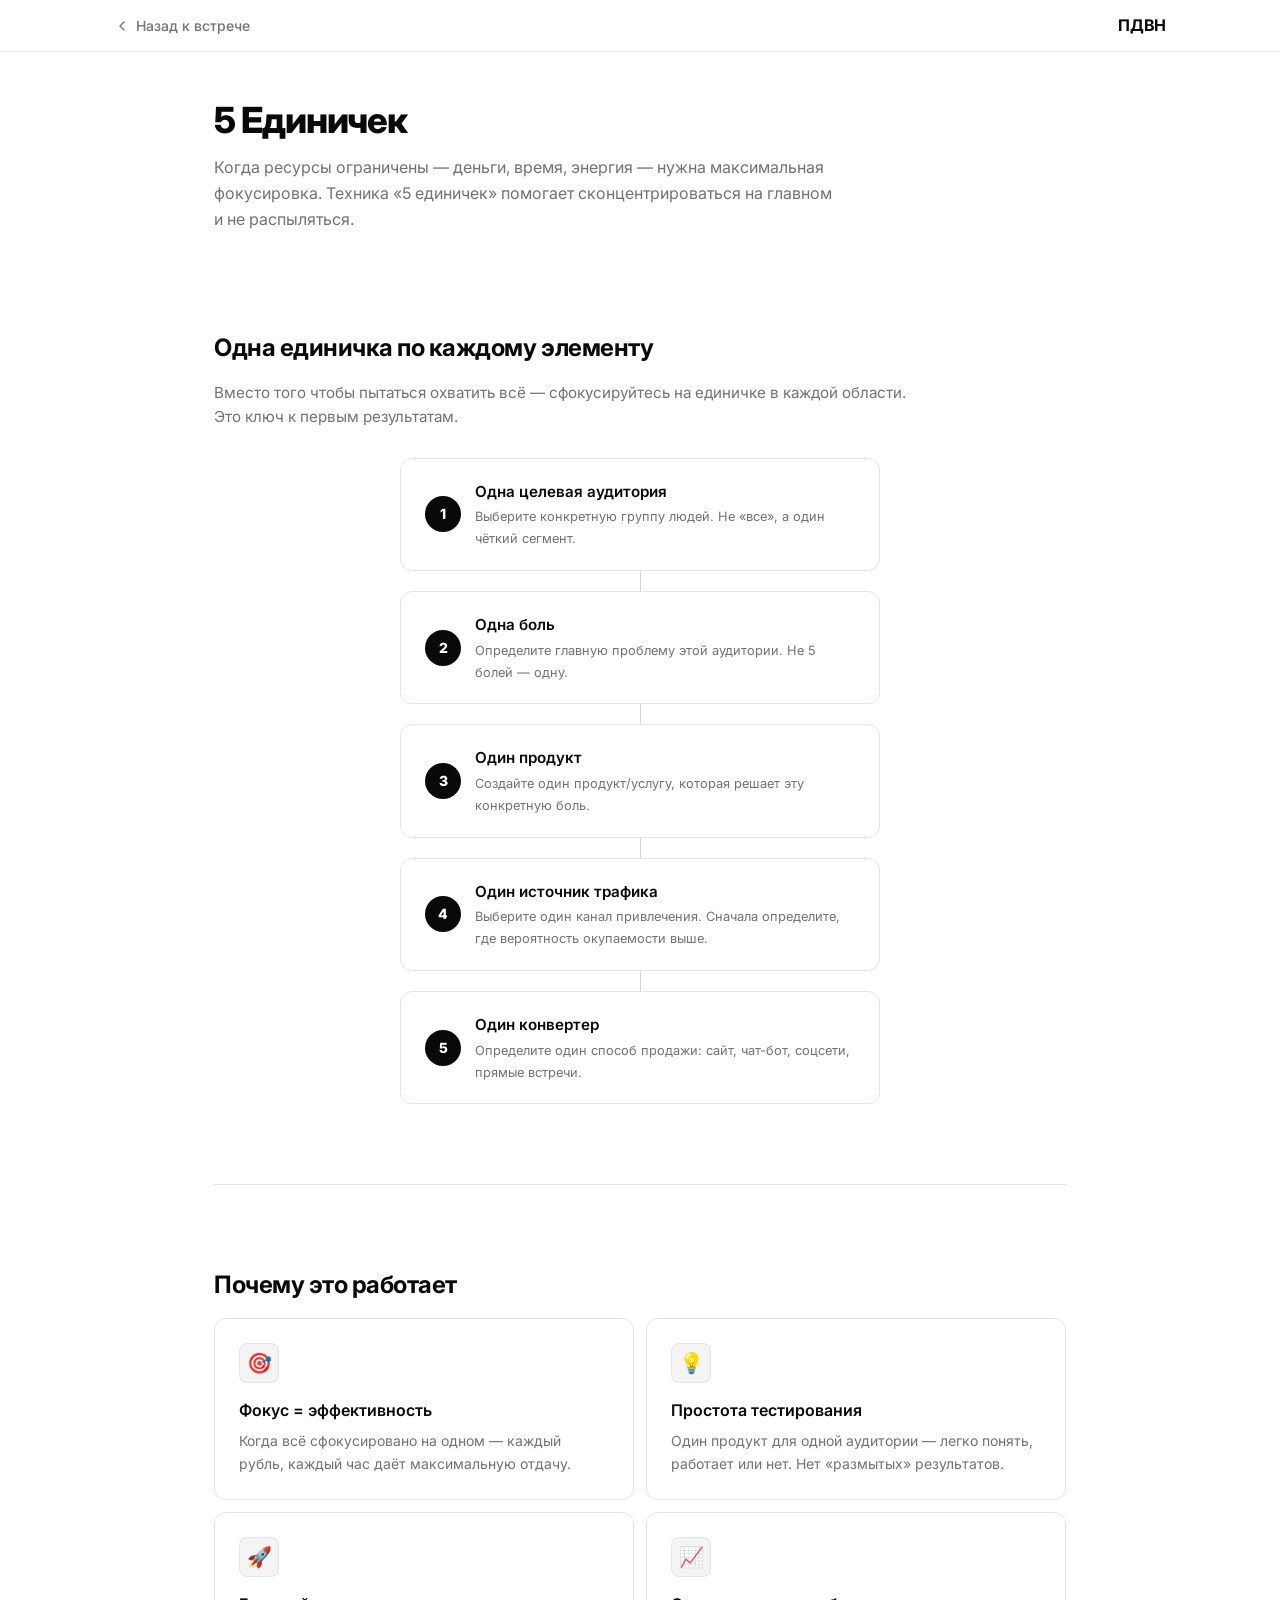
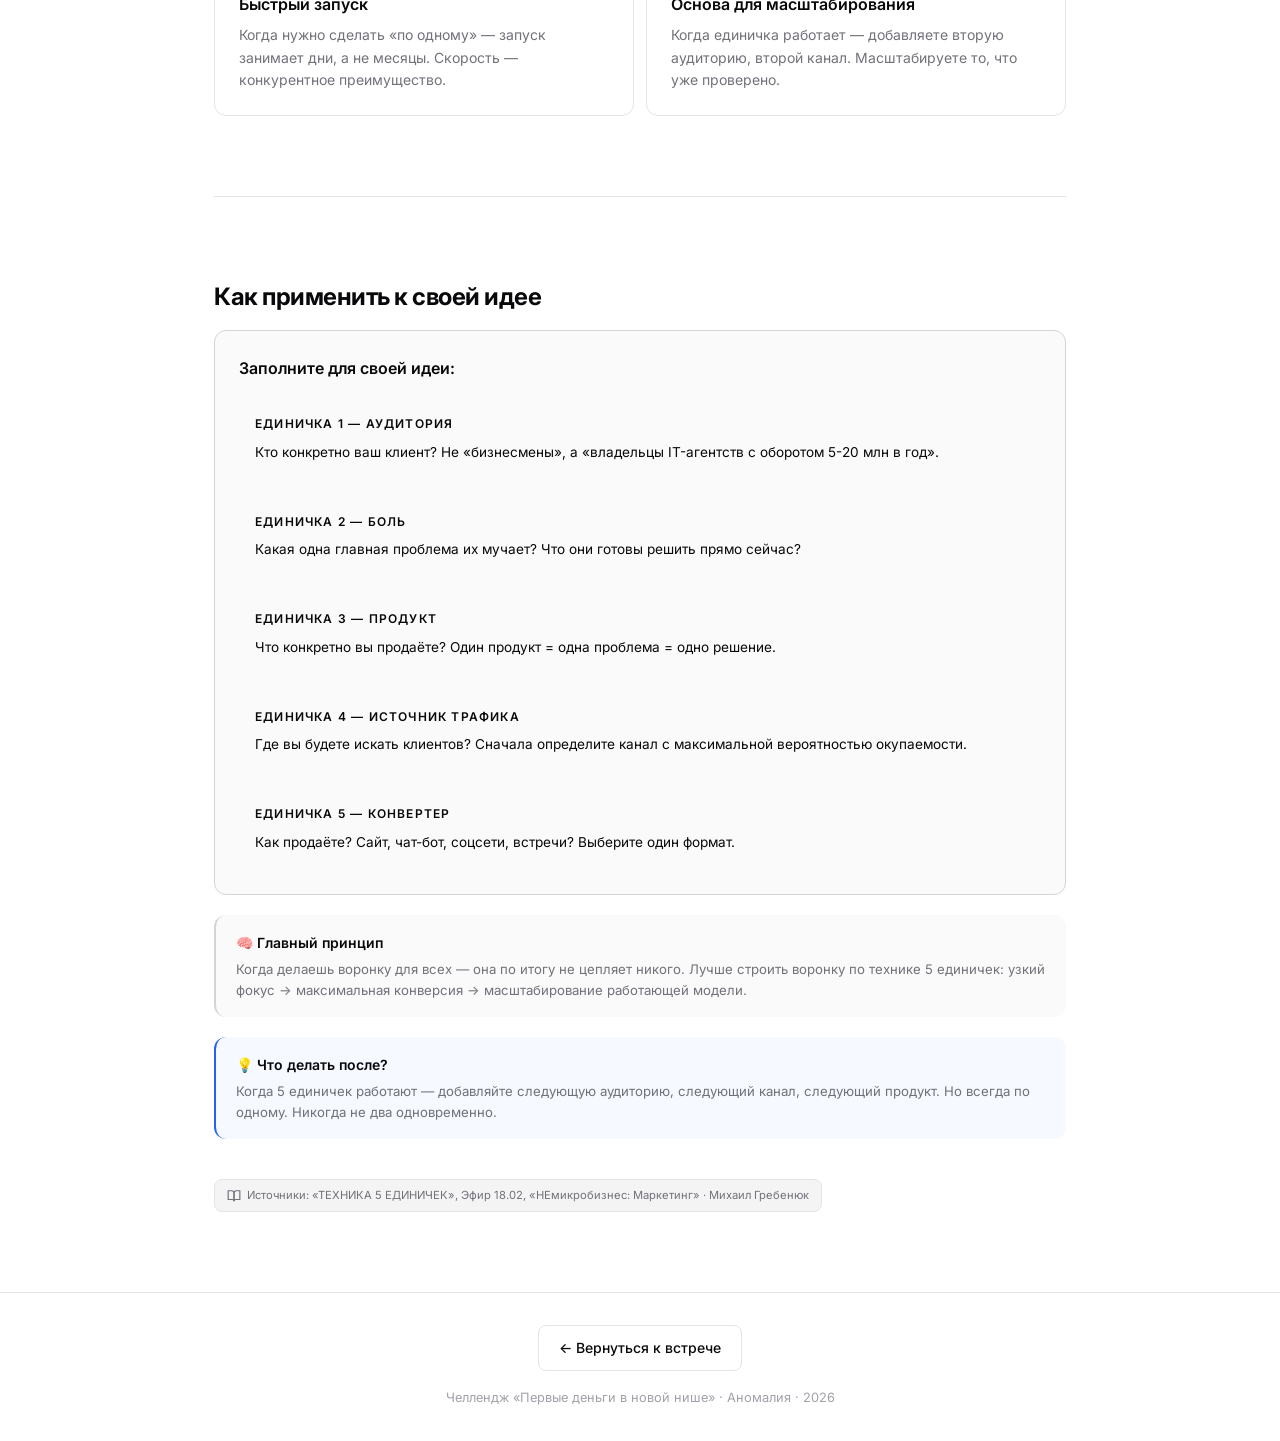
<file: pages/five-units.html>
<!DOCTYPE html>
<html lang="ru">
<head>
  <meta charset="UTF-8">
  <meta name="viewport" content="width=device-width, initial-scale=1.0">
  <meta name="description" content="Техника «5 Единичек» Гребенюка — максимальная фокусировка ресурсов на старте бизнеса.">
  <title>Техника «5 Единичек» — Фокусировка на старте</title>
  <link rel="stylesheet" href="../css/style.css">

<!-- Google tag (gtag.js) -->
<script async src="https://www.googletagmanager.com/gtag/js?id=G-C80N4K43GP"></script>
<script>
  window.dataLayer = window.dataLayer || [];
  function gtag(){dataLayer.push(arguments);}
  gtag("js", new Date());

  gtag("config", "G-C80N4K43GP");
</script>
  <link rel="icon" type="image/png" href="../img/favicon.png">

<!-- Open Graph Meta Tags -->
<meta property="og:title" content="Встреча 10-ки — Первые деньги в новой нише">
<meta property="og:description" content="Разбираем бизнес-идеи по челленджу, получаем обратную связь и находим свою нишу вместе.">
<meta property="og:image" content="https://kir-bi.github.io/PDVN/img/hero.png">
<meta property="og:url" content="https://kir-bi.github.io/PDVN/">
<meta property="og:type" content="website">
<meta name="twitter:card" content="summary_large_image">
</head>
<body>

  <nav class="nav">
    <div class="nav__inner">
      <a href="../index.html" class="nav__back">
        <svg xmlns="http://www.w3.org/2000/svg" viewBox="0 0 24 24" fill="none" stroke="currentColor" stroke-width="2" stroke-linecap="round" stroke-linejoin="round"><polyline points="15 18 9 12 15 6"/></svg>
        Назад к встрече
      </a>
      <a href="../index.html" class="nav__logo">ПДВН</a>
    </div>
  </nav>

  <header class="page-header">
    <div class="container">
      <h1 class="page-header__title">5 Единичек</h1>
      <p class="page-header__desc">
        Когда ресурсы ограничены — деньги, время, энергия — нужна максимальная фокусировка. Техника «5 единичек» помогает сконцентрироваться на главном и не распыляться.
      </p>
    </div>
  </header>

  <main>
    <!-- Визуальная воронка -->
    <section class="section">
      <div class="container">
        <h2 class="section__title">Одна единичка по каждому элементу</h2>
        <p class="section__desc">Вместо того чтобы пытаться охватить всё — сфокусируйтесь на единичке в каждой области. Это ключ к первым результатам.</p>

        <div class="units-flow animate-on-scroll">
          <div class="unit-item">
            <div class="unit-item__num">1</div>
            <div>
              <div class="unit-item__title">Одна целевая аудитория</div>
              <div class="unit-item__desc">Выберите конкретную группу людей. Не «все», а один чёткий сегмент.</div>
            </div>
          </div>
          <div class="unit-connector"></div>

          <div class="unit-item">
            <div class="unit-item__num">2</div>
            <div>
              <div class="unit-item__title">Одна боль</div>
              <div class="unit-item__desc">Определите главную проблему этой аудитории. Не 5 болей — одну.</div>
            </div>
          </div>
          <div class="unit-connector"></div>

          <div class="unit-item">
            <div class="unit-item__num">3</div>
            <div>
              <div class="unit-item__title">Один продукт</div>
              <div class="unit-item__desc">Создайте один продукт/услугу, которая решает эту конкретную боль.</div>
            </div>
          </div>
          <div class="unit-connector"></div>

          <div class="unit-item">
            <div class="unit-item__num">4</div>
            <div>
              <div class="unit-item__title">Один источник трафика</div>
              <div class="unit-item__desc">Выберите один канал привлечения. Сначала определите, где вероятность окупаемости выше.</div>
            </div>
          </div>
          <div class="unit-connector"></div>

          <div class="unit-item">
            <div class="unit-item__num">5</div>
            <div>
              <div class="unit-item__title">Один конвертер</div>
              <div class="unit-item__desc">Определите один способ продажи: сайт, чат-бот, соцсети, прямые встречи.</div>
            </div>
          </div>
        </div>
      </div>
    </section>

    <div class="container"><div class="divider"></div></div>

    <!-- Почему это работает -->
    <section class="section">
      <div class="container">
        <h2 class="section__title">Почему это работает</h2>

        <div class="grid grid--2 animate-on-scroll">
          <div class="card">
            <div class="card__icon">🎯</div>
            <div class="card__title">Фокус = эффективность</div>
            <div class="card__text">Когда всё сфокусировано на одном — каждый рубль, каждый час даёт максимальную отдачу.</div>
          </div>
          <div class="card">
            <div class="card__icon">💡</div>
            <div class="card__title">Простота тестирования</div>
            <div class="card__text">Один продукт для одной аудитории — легко понять, работает или нет. Нет «размытых» результатов.</div>
          </div>
          <div class="card">
            <div class="card__icon">🚀</div>
            <div class="card__title">Быстрый запуск</div>
            <div class="card__text">Когда нужно сделать «по одному» — запуск занимает дни, а не месяцы. Скорость — конкурентное преимущество.</div>
          </div>
          <div class="card">
            <div class="card__icon">📈</div>
            <div class="card__title">Основа для масштабирования</div>
            <div class="card__text">Когда единичка работает — добавляете вторую аудиторию, второй канал. Масштабируете то, что уже проверено.</div>
          </div>
        </div>
      </div>
    </section>

    <div class="container"><div class="divider"></div></div>

    <!-- Как применять -->
    <section class="section">
      <div class="container">
        <h2 class="section__title">Как применить к своей идее</h2>

        <div class="card card--accent animate-on-scroll" style="margin-bottom: 20px;">
          <h3 class="card__title" style="margin-bottom: 16px;">Заполните для своей идеи:</h3>
          
          <div style="display: flex; flex-direction: column; gap: 16px;">
            <div style="padding: 16px; background: rgba(255,255,255,0.03); border-radius: var(--radius-md); border: 1px dashed var(--border-glass);">
              <div style="font-size: 0.75rem; text-transform: uppercase; letter-spacing: 0.1em; color: var(--accent-5); margin-bottom: 6px; font-weight: 600;">Единичка 1 — Аудитория</div>
              <div style="color: var(--text-secondary); font-size: 0.85rem;">Кто конкретно ваш клиент? Не «бизнесмены», а «владельцы IT-агентств с оборотом 5-20 млн в год».</div>
            </div>
            <div style="padding: 16px; background: rgba(255,255,255,0.03); border-radius: var(--radius-md); border: 1px dashed var(--border-glass);">
              <div style="font-size: 0.75rem; text-transform: uppercase; letter-spacing: 0.1em; color: var(--accent-5); margin-bottom: 6px; font-weight: 600;">Единичка 2 — Боль</div>
              <div style="color: var(--text-secondary); font-size: 0.85rem;">Какая одна главная проблема их мучает? Что они готовы решить прямо сейчас?</div>
            </div>
            <div style="padding: 16px; background: rgba(255,255,255,0.03); border-radius: var(--radius-md); border: 1px dashed var(--border-glass);">
              <div style="font-size: 0.75rem; text-transform: uppercase; letter-spacing: 0.1em; color: var(--accent-5); margin-bottom: 6px; font-weight: 600;">Единичка 3 — Продукт</div>
              <div style="color: var(--text-secondary); font-size: 0.85rem;">Что конкретно вы продаёте? Один продукт = одна проблема = одно решение.</div>
            </div>
            <div style="padding: 16px; background: rgba(255,255,255,0.03); border-radius: var(--radius-md); border: 1px dashed var(--border-glass);">
              <div style="font-size: 0.75rem; text-transform: uppercase; letter-spacing: 0.1em; color: var(--accent-5); margin-bottom: 6px; font-weight: 600;">Единичка 4 — Источник трафика</div>
              <div style="color: var(--text-secondary); font-size: 0.85rem;">Где вы будете искать клиентов? Сначала определите канал с максимальной вероятностью окупаемости.</div>
            </div>
            <div style="padding: 16px; background: rgba(255,255,255,0.03); border-radius: var(--radius-md); border: 1px dashed var(--border-glass);">
              <div style="font-size: 0.75rem; text-transform: uppercase; letter-spacing: 0.1em; color: var(--accent-5); margin-bottom: 6px; font-weight: 600;">Единичка 5 — Конвертер</div>
              <div style="color: var(--text-secondary); font-size: 0.85rem;">Как продаёте? Сайт, чат-бот, соцсети, встречи? Выберите один формат.</div>
            </div>
          </div>
        </div>

        <div class="callout animate-on-scroll">
          <div class="callout__title">🧠 Главный принцип</div>
          <div class="callout__text">
            Когда делаешь воронку для всех — она по итогу не цепляет никого. Лучше строить воронку по технике 5 единичек: узкий фокус → максимальная конверсия → масштабирование работающей модели.
          </div>
        </div>

        <div class="callout callout--info animate-on-scroll">
          <div class="callout__title">💡 Что делать после?</div>
          <div class="callout__text">
            Когда 5 единичек работают — добавляйте следующую аудиторию, следующий канал, следующий продукт. Но всегда по одному. Никогда не два одновременно.
          </div>
        </div>

        <div class="source-badge animate-on-scroll">
          <svg xmlns="http://www.w3.org/2000/svg" viewBox="0 0 24 24" fill="none" stroke="currentColor" stroke-width="2"><path d="M2 3h6a4 4 0 0 1 4 4v14a3 3 0 0 0-3-3H2z"/><path d="M22 3h-6a4 4 0 0 0-4 4v14a3 3 0 0 1 3-3h7z"/></svg>
          Источники: «ТЕХНИКА 5 ЕДИНИЧЕК», Эфир 18.02, «НЕмикробизнес: Маркетинг» · Михаил Гребенюк
        </div>
      </div>
    </section>
  </main>

  <footer class="footer">
    <div class="container">
      <a href="../index.html" class="btn btn--outline" style="margin-bottom: 16px;">← Вернуться к встрече</a>
      <p>Челлендж «Первые деньги в новой нише» · Аномалия · 2026</p>
    </div>
  </footer>

  <script src="../js/main.js"></script>
</body>
</html>
</file>
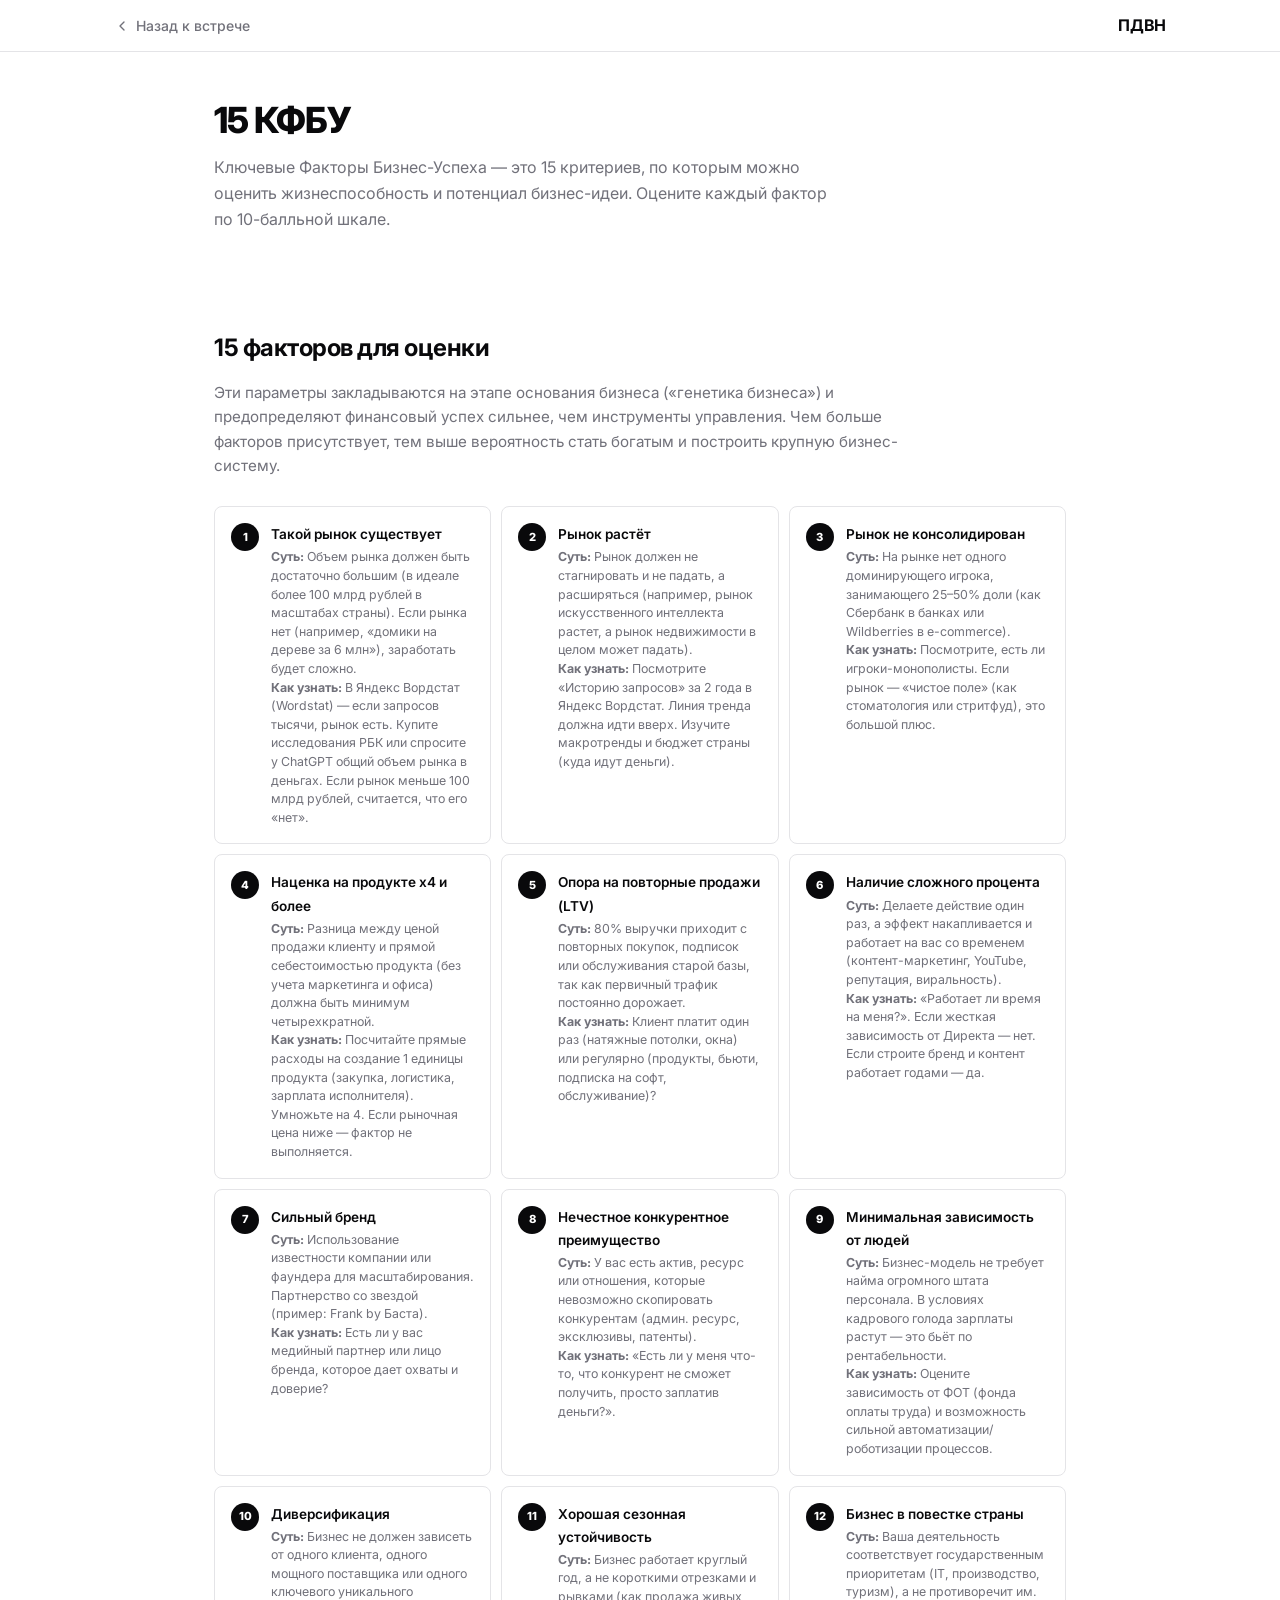
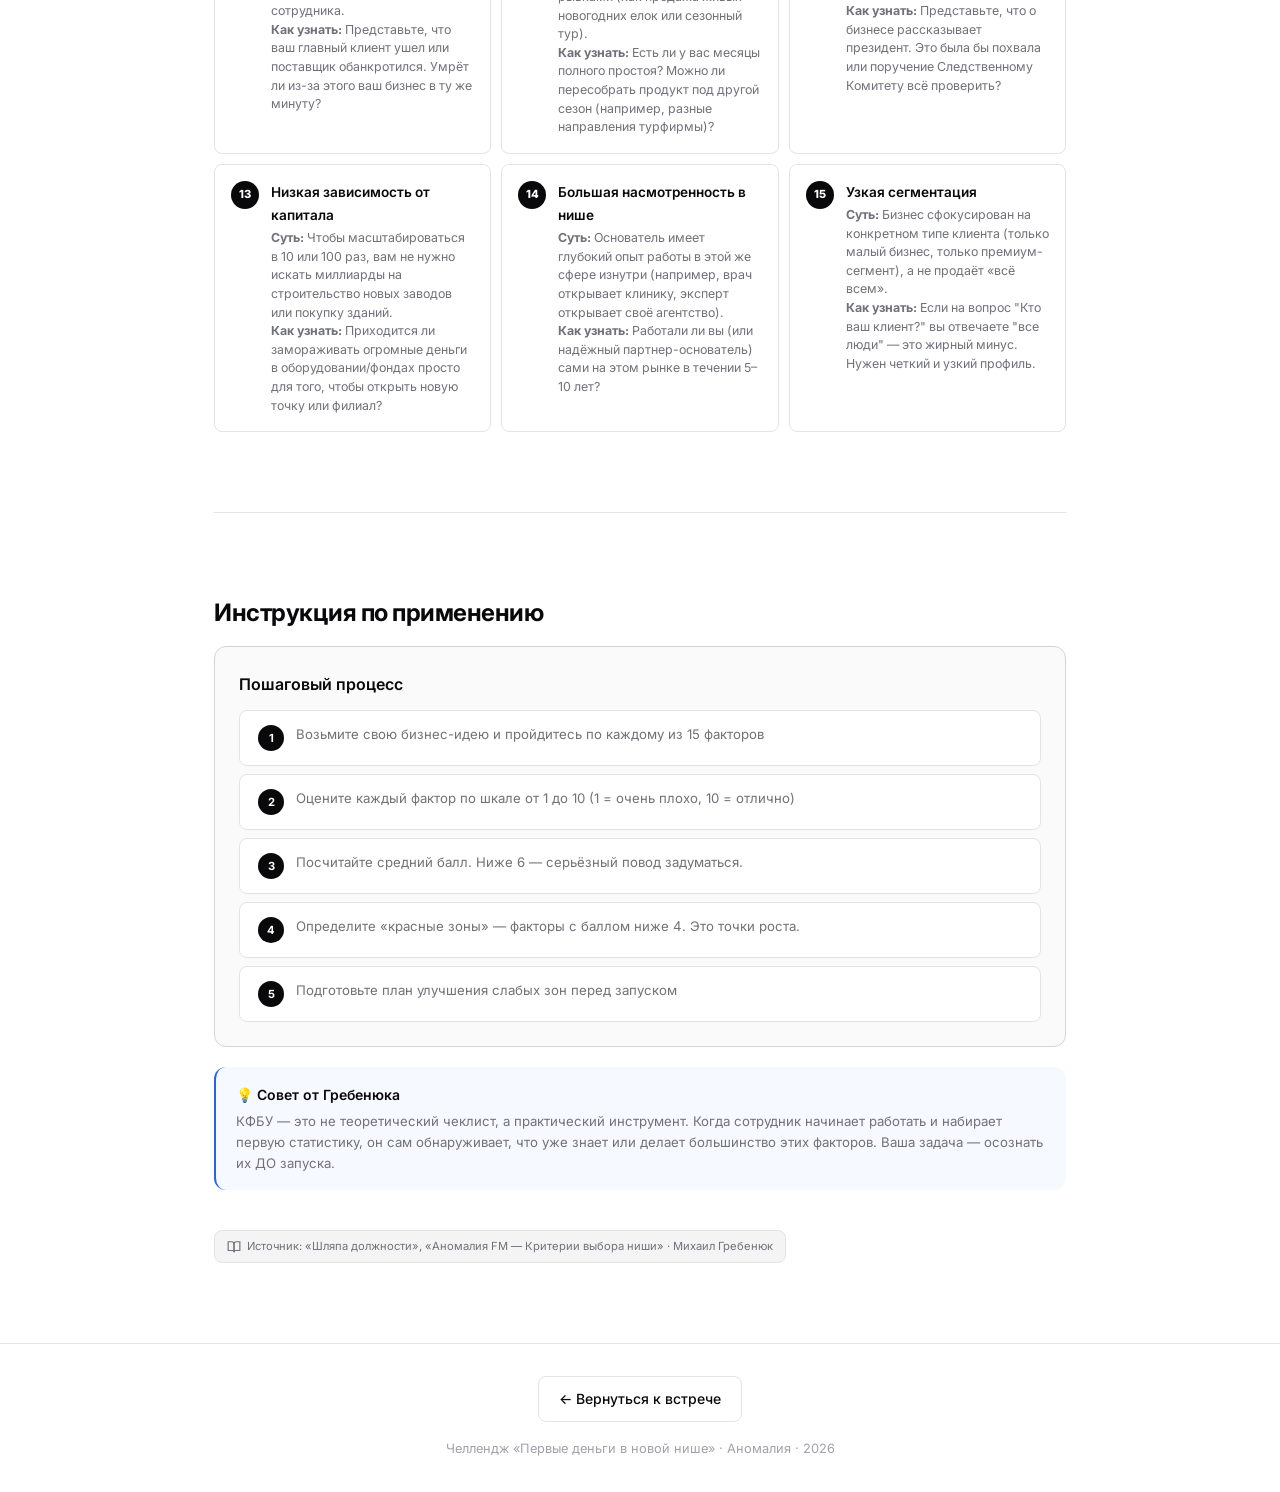
<file: pages/kfbu.html>
<!DOCTYPE html>
<html lang="ru">
<head>
  <meta charset="UTF-8">
  <meta name="viewport" content="width=device-width, initial-scale=1.0">
  <meta name="description" content="15 ключевых факторов бизнес-успеха (КФБУ) по Гребенюку. Чеклист для оценки бизнес-идеи.">
  <title>15 КФБУ — Ключевые факторы бизнес-успеха</title>
  <link rel="stylesheet" href="../css/style.css">

<!-- Google tag (gtag.js) -->
<script async src="https://www.googletagmanager.com/gtag/js?id=G-C80N4K43GP"></script>
<script>
  window.dataLayer = window.dataLayer || [];
  function gtag(){dataLayer.push(arguments);}
  gtag("js", new Date());

  gtag("config", "G-C80N4K43GP");
</script>
  <link rel="icon" type="image/png" href="../img/favicon.png">

<!-- Open Graph Meta Tags -->
<meta property="og:title" content="Встреча 10-ки — Первые деньги в новой нише">
<meta property="og:description" content="Разбираем бизнес-идеи по челленджу, получаем обратную связь и находим свою нишу вместе.">
<meta property="og:image" content="https://kir-bi.github.io/PDVN/img/hero.png">
<meta property="og:url" content="https://kir-bi.github.io/PDVN/">
<meta property="og:type" content="website">
<meta name="twitter:card" content="summary_large_image">
</head>
<body>

  <nav class="nav">
    <div class="nav__inner">
      <a href="../index.html" class="nav__back">
        <svg xmlns="http://www.w3.org/2000/svg" viewBox="0 0 24 24" fill="none" stroke="currentColor" stroke-width="2" stroke-linecap="round" stroke-linejoin="round"><polyline points="15 18 9 12 15 6"/></svg>
        Назад к встрече
      </a>
      <a href="../index.html" class="nav__logo">ПДВН</a>
    </div>
  </nav>

  <header class="page-header">
    <div class="container">
      <h1 class="page-header__title">15 КФБУ</h1>
      <p class="page-header__desc">
        Ключевые Факторы Бизнес-Успеха — это 15 критериев, по которым можно оценить жизнеспособность и потенциал бизнес-идеи. Оцените каждый фактор по 10-балльной шкале.
      </p>
    </div>
  </header>

  <main>
    <section class="section">
      <div class="container">
        <h2 class="section__title">15 факторов для оценки</h2>
        <p class="section__desc">Эти параметры закладываются на этапе основания бизнеса («генетика бизнеса») и предопределяют финансовый успех сильнее, чем инструменты управления. Чем больше факторов присутствует, тем выше вероятность стать богатым и построить крупную бизнес-систему.</p>

        <div class="kfbu-grid animate-on-scroll">
          <div class="kfbu-item">
            <div class="kfbu-item__num">1</div>
            <div>
              <div class="kfbu-item__title">Такой рынок существует</div>
              <div class="kfbu-item__desc">
                <strong>Суть:</strong> Объем рынка должен быть достаточно большим (в идеале более 100 млрд рублей в масштабах страны). Если рынка нет (например, «домики на дереве за 6 млн»), заработать будет сложно.<br>
                <strong>Как узнать:</strong> В Яндекс Вордстат (Wordstat) — если запросов тысячи, рынок есть. Купите исследования РБК или спросите у ChatGPT общий объем рынка в деньгах. Если рынок меньше 100 млрд рублей, считается, что его «нет».
              </div>
            </div>
          </div>

          <div class="kfbu-item">
            <div class="kfbu-item__num">2</div>
            <div>
              <div class="kfbu-item__title">Рынок растёт</div>
              <div class="kfbu-item__desc">
                <strong>Суть:</strong> Рынок должен не стагнировать и не падать, а расширяться (например, рынок искусственного интеллекта растет, а рынок недвижимости в целом может падать).<br>
                <strong>Как узнать:</strong> Посмотрите «Историю запросов» за 2 года в Яндекс Вордстат. Линия тренда должна идти вверх. Изучите макротренды и бюджет страны (куда идут деньги).
              </div>
            </div>
          </div>

          <div class="kfbu-item">
            <div class="kfbu-item__num">3</div>
            <div>
              <div class="kfbu-item__title">Рынок не консолидирован</div>
              <div class="kfbu-item__desc">
                <strong>Суть:</strong> На рынке нет одного доминирующего игрока, занимающего 25–50% доли (как Сбербанк в банках или Wildberries в e-commerce).<br>
                <strong>Как узнать:</strong> Посмотрите, есть ли игроки-монополисты. Если рынок — «чистое поле» (как стоматология или стритфуд), это большой плюс.
              </div>
            </div>
          </div>

          <div class="kfbu-item">
            <div class="kfbu-item__num">4</div>
            <div>
              <div class="kfbu-item__title">Наценка на продукте x4 и более</div>
              <div class="kfbu-item__desc">
                <strong>Суть:</strong> Разница между ценой продажи клиенту и прямой себестоимостью продукта (без учета маркетинга и офиса) должна быть минимум четырехкратной.<br>
                <strong>Как узнать:</strong> Посчитайте прямые расходы на создание 1 единицы продукта (закупка, логистика, зарплата исполнителя). Умножьте на 4. Если рыночная цена ниже — фактор не выполняется.
              </div>
            </div>
          </div>

          <div class="kfbu-item">
            <div class="kfbu-item__num">5</div>
            <div>
              <div class="kfbu-item__title">Опора на повторные продажи (LTV)</div>
              <div class="kfbu-item__desc">
                <strong>Суть:</strong> 80% выручки приходит с повторных покупок, подписок или обслуживания старой базы, так как первичный трафик постоянно дорожает.<br>
                <strong>Как узнать:</strong> Клиент платит один раз (натяжные потолки, окна) или регулярно (продукты, бьюти, подписка на софт, обслуживание)?
              </div>
            </div>
          </div>

          <div class="kfbu-item">
            <div class="kfbu-item__num">6</div>
            <div>
              <div class="kfbu-item__title">Наличие сложного процента</div>
              <div class="kfbu-item__desc">
                <strong>Суть:</strong> Делаете действие один раз, а эффект накапливается и работает на вас со временем (контент-маркетинг, YouTube, репутация, виральность).<br>
                <strong>Как узнать:</strong> «Работает ли время на меня?». Если жесткая зависимость от Директа — нет. Если строите бренд и контент работает годами — да.
              </div>
            </div>
          </div>

          <div class="kfbu-item">
            <div class="kfbu-item__num">7</div>
            <div>
              <div class="kfbu-item__title">Сильный бренд</div>
              <div class="kfbu-item__desc">
                <strong>Суть:</strong> Использование известности компании или фаундера для масштабирования. Партнерство со звездой (пример: Frank by Баста).<br>
                <strong>Как узнать:</strong> Есть ли у вас медийный партнер или лицо бренда, которое дает охваты и доверие?
              </div>
            </div>
          </div>

          <div class="kfbu-item">
            <div class="kfbu-item__num">8</div>
            <div>
              <div class="kfbu-item__title">Нечестное конкурентное преимущество</div>
              <div class="kfbu-item__desc">
                <strong>Суть:</strong> У вас есть актив, ресурс или отношения, которые невозможно скопировать конкурентам (админ. ресурс, эксклюзивы, патенты).<br>
                <strong>Как узнать:</strong> «Есть ли у меня что-то, что конкурент не сможет получить, просто заплатив деньги?».
              </div>
            </div>
          </div>

          <div class="kfbu-item">
            <div class="kfbu-item__num">9</div>
            <div>
              <div class="kfbu-item__title">Минимальная зависимость от людей</div>
              <div class="kfbu-item__desc">
                <strong>Суть:</strong> Бизнес-модель не требует найма огромного штата персонала. В условиях кадрового голода зарплаты растут — это бьёт по рентабельности.<br>
                <strong>Как узнать:</strong> Оцените зависимость от ФОТ (фонда оплаты труда) и возможность сильной автоматизации/роботизации процессов.
              </div>
            </div>
          </div>

          <div class="kfbu-item">
            <div class="kfbu-item__num">10</div>
            <div>
              <div class="kfbu-item__title">Диверсификация</div>
              <div class="kfbu-item__desc">
                <strong>Суть:</strong> Бизнес не должен зависеть от одного клиента, одного мощного поставщика или одного ключевого уникального сотрудника.<br>
                <strong>Как узнать:</strong> Представьте, что ваш главный клиент ушел или поставщик обанкротился. Умрёт ли из-за этого ваш бизнес в ту же минуту?
              </div>
            </div>
          </div>

          <div class="kfbu-item">
            <div class="kfbu-item__num">11</div>
            <div>
              <div class="kfbu-item__title">Хорошая сезонная устойчивость</div>
              <div class="kfbu-item__desc">
                <strong>Суть:</strong> Бизнес работает круглый год, а не короткими отрезками и рывками (как продажа живых новогодних елок или сезонный тур).<br>
                <strong>Как узнать:</strong> Есть ли у вас месяцы полного простоя? Можно ли пересобрать продукт под другой сезон (например, разные направления турфирмы)?
              </div>
            </div>
          </div>

          <div class="kfbu-item">
            <div class="kfbu-item__num">12</div>
            <div>
              <div class="kfbu-item__title">Бизнес в повестке страны</div>
              <div class="kfbu-item__desc">
                <strong>Суть:</strong> Ваша деятельность соответствует государственным приоритетам (IT, производство, туризм), а не противоречит им.<br>
                <strong>Как узнать:</strong> Представьте, что о бизнесе рассказывает президент. Это была бы похвала или поручение Следственному Комитету всё проверить?
              </div>
            </div>
          </div>

          <div class="kfbu-item">
            <div class="kfbu-item__num">13</div>
            <div>
              <div class="kfbu-item__title">Низкая зависимость от капитала</div>
              <div class="kfbu-item__desc">
                <strong>Суть:</strong> Чтобы масштабироваться в 10 или 100 раз, вам не нужно искать миллиарды на строительство новых заводов или покупку зданий.<br>
                <strong>Как узнать:</strong> Приходится ли замораживать огромные деньги в оборудовании/фондах просто для того, чтобы открыть новую точку или филиал?
              </div>
            </div>
          </div>

          <div class="kfbu-item">
            <div class="kfbu-item__num">14</div>
            <div>
              <div class="kfbu-item__title">Большая насмотренность в нише</div>
              <div class="kfbu-item__desc">
                <strong>Суть:</strong> Основатель имеет глубокий опыт работы в этой же сфере изнутри (например, врач открывает клинику, эксперт открывает своё агентство).<br>
                <strong>Как узнать:</strong> Работали ли вы (или надёжный партнер-основатель) сами на этом рынке в течении 5–10 лет?
              </div>
            </div>
          </div>

          <div class="kfbu-item">
            <div class="kfbu-item__num">15</div>
            <div>
              <div class="kfbu-item__title">Узкая сегментация</div>
              <div class="kfbu-item__desc">
                <strong>Суть:</strong> Бизнес сфокусирован на конкретном типе клиента (только малый бизнес, только премиум-сегмент), а не продаёт «всё всем».<br>
                <strong>Как узнать:</strong> Если на вопрос "Кто ваш клиент?" вы отвечаете "все люди" — это жирный минус. Нужен четкий и узкий профиль.
              </div>
            </div>
          </div>
        </div>
      </div>
    </section>

    <div class="container"><div class="divider"></div></div>

    <section class="section">
      <div class="container">
        <h2 class="section__title">Инструкция по применению</h2>

        <div class="card card--accent animate-on-scroll" style="margin-bottom: 20px;">
          <h3 class="card__title" style="margin-bottom: 12px;">Пошаговый процесс</h3>
          <ol class="list">
            <li class="list__item">
              <span class="list__num">1</span>
              <div class="list__content">
                <div class="list__desc">Возьмите свою бизнес-идею и пройдитесь по каждому из 15 факторов</div>
              </div>
            </li>
            <li class="list__item">
              <span class="list__num">2</span>
              <div class="list__content">
                <div class="list__desc">Оцените каждый фактор по шкале от 1 до 10 (1 = очень плохо, 10 = отлично)</div>
              </div>
            </li>
            <li class="list__item">
              <span class="list__num">3</span>
              <div class="list__content">
                <div class="list__desc">Посчитайте средний балл. Ниже 6 — серьёзный повод задуматься.</div>
              </div>
            </li>
            <li class="list__item">
              <span class="list__num">4</span>
              <div class="list__content">
                <div class="list__desc">Определите «красные зоны» — факторы с баллом ниже 4. Это точки роста.</div>
              </div>
            </li>
            <li class="list__item">
              <span class="list__num">5</span>
              <div class="list__content">
                <div class="list__desc">Подготовьте план улучшения слабых зон перед запуском</div>
              </div>
            </li>
          </ol>
        </div>

        <div class="callout callout--info animate-on-scroll">
          <div class="callout__title">💡 Совет от Гребенюка</div>
          <div class="callout__text">
            КФБУ — это не теоретический чеклист, а практический инструмент. Когда сотрудник начинает работать и набирает первую статистику, он сам обнаруживает, что уже знает или делает большинство этих факторов. Ваша задача — осознать их ДО запуска.
          </div>
        </div>

        <div class="source-badge animate-on-scroll">
          <svg xmlns="http://www.w3.org/2000/svg" viewBox="0 0 24 24" fill="none" stroke="currentColor" stroke-width="2"><path d="M2 3h6a4 4 0 0 1 4 4v14a3 3 0 0 0-3-3H2z"/><path d="M22 3h-6a4 4 0 0 0-4 4v14a3 3 0 0 1 3-3h7z"/></svg>
          Источник: «Шляпа должности», «Аномалия FM — Критерии выбора ниши» · Михаил Гребенюк
        </div>
      </div>
    </section>
  </main>

  <footer class="footer">
    <div class="container">
      <a href="../index.html" class="btn btn--outline" style="margin-bottom: 16px;">← Вернуться к встрече</a>
      <p>Челлендж «Первые деньги в новой нише» · Аномалия · 2026</p>
    </div>
  </footer>

  <script src="../js/main.js"></script>
</body>
</html>
</file>
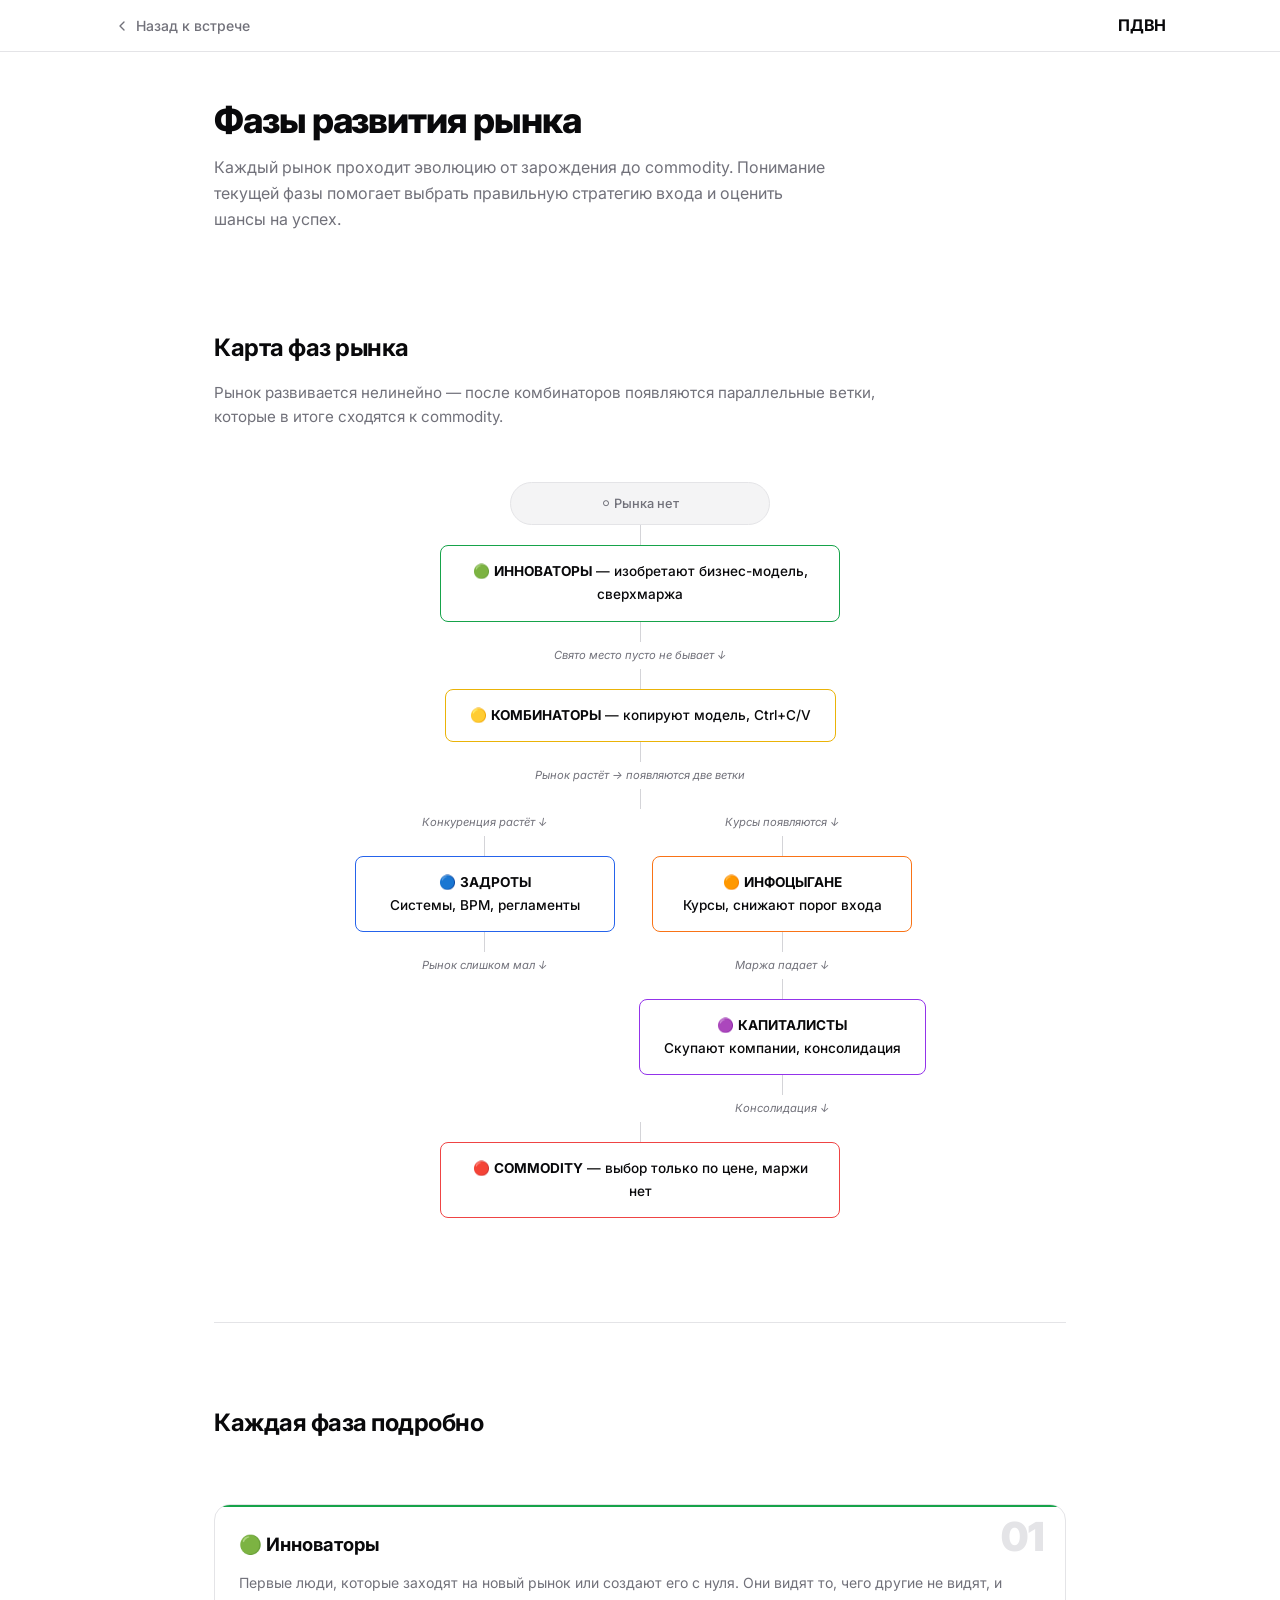
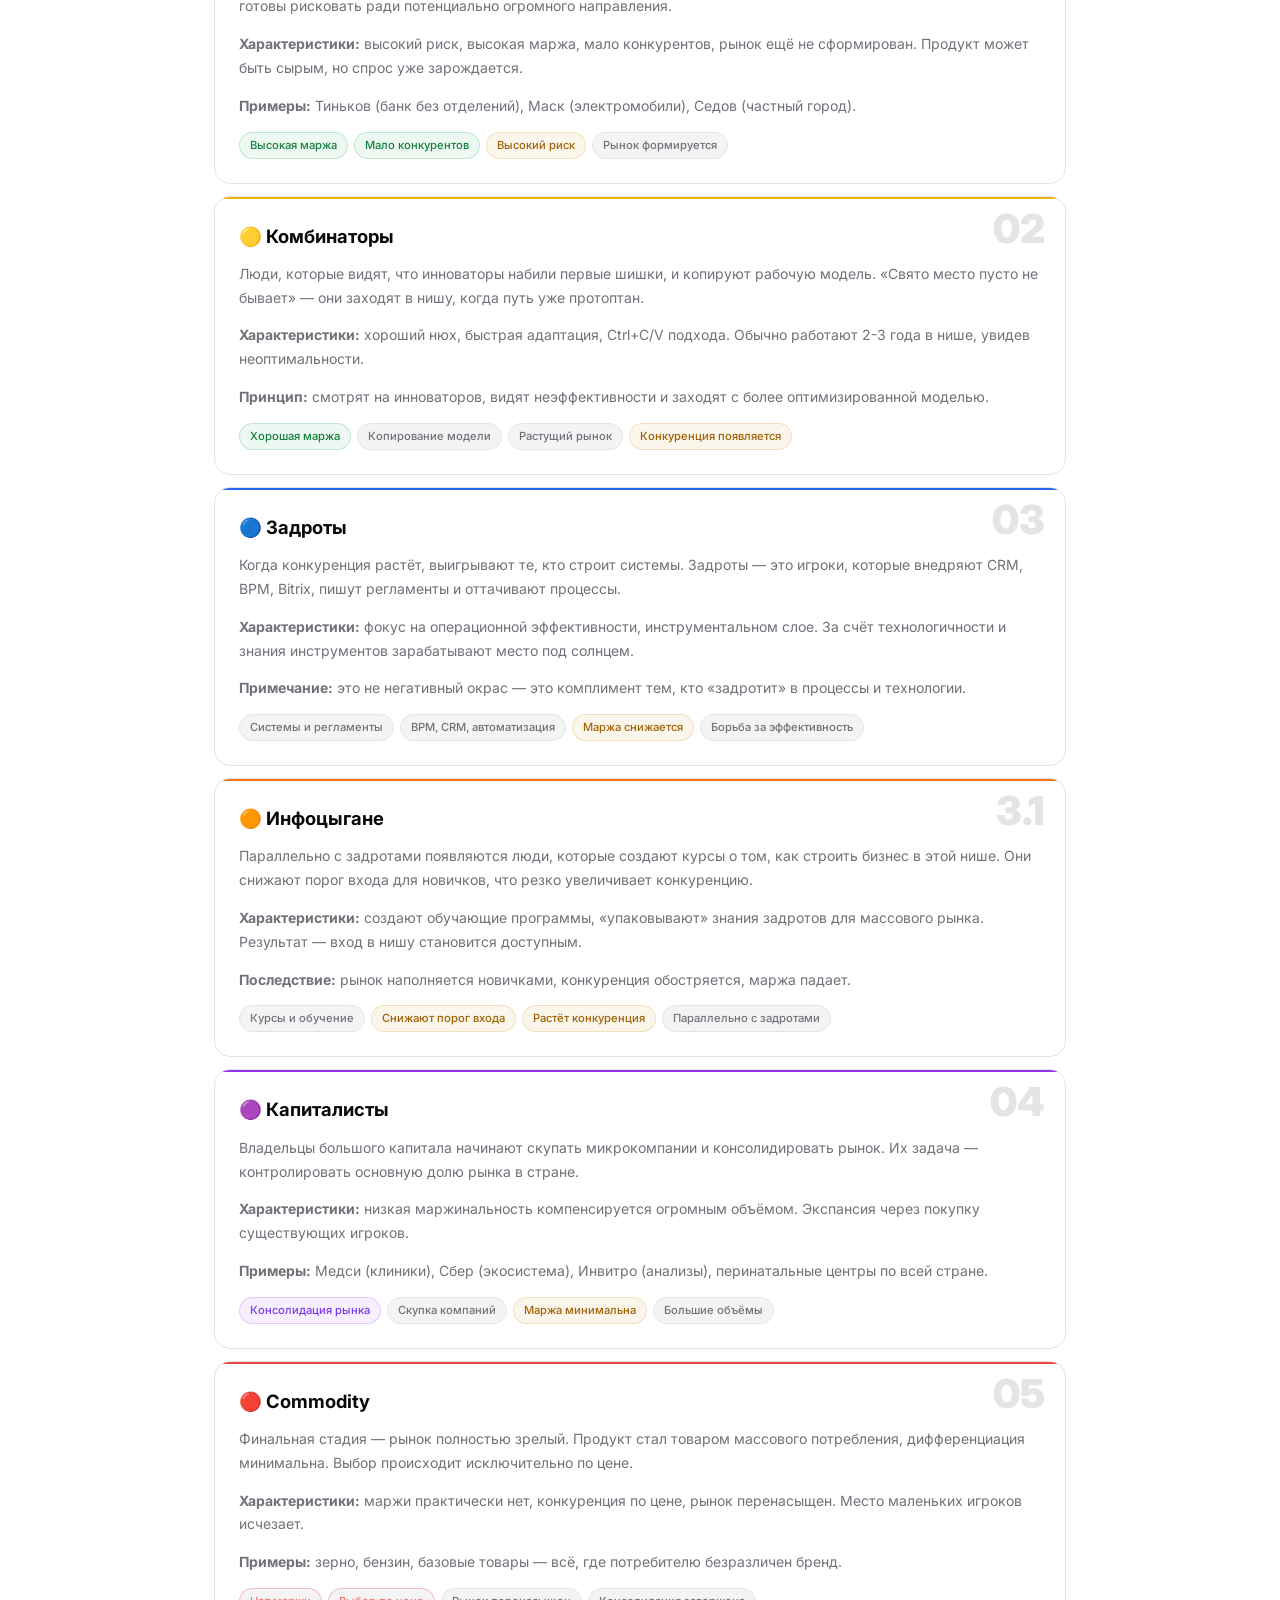
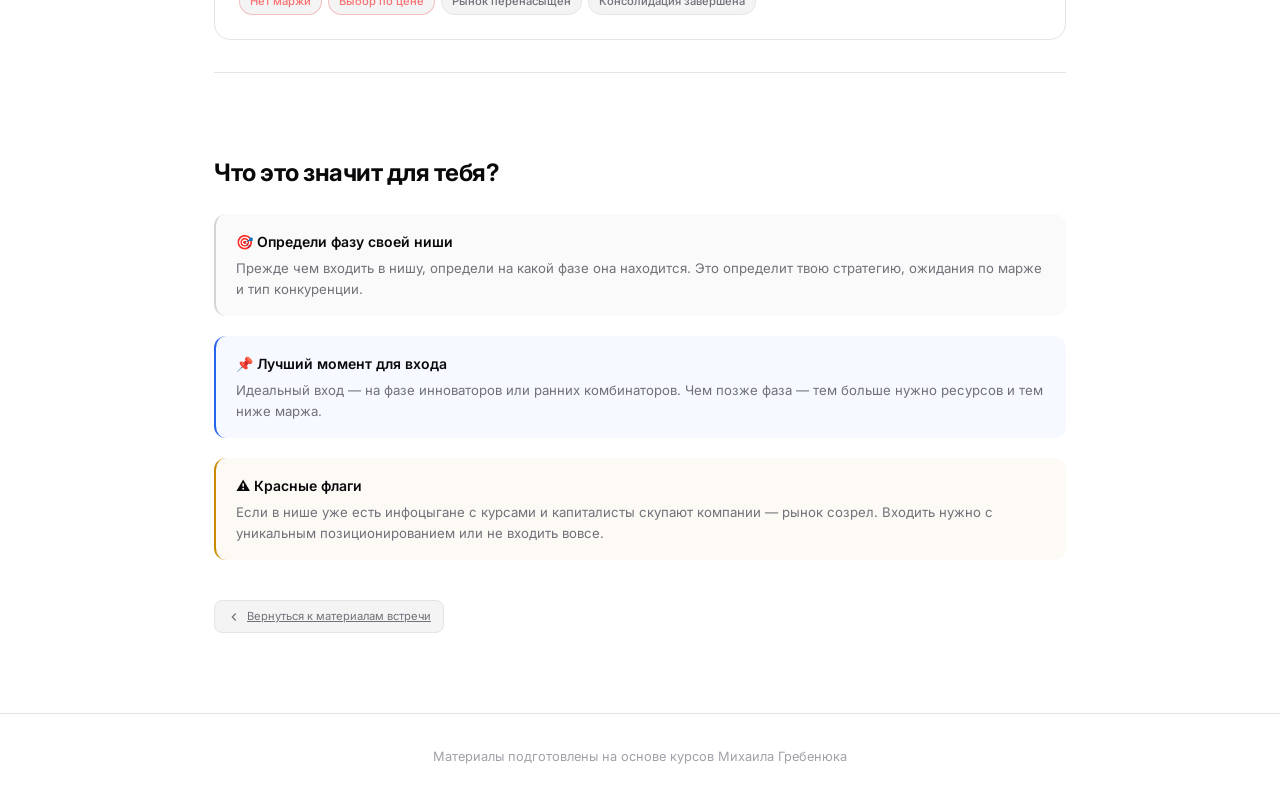
<file: pages/market-phases.html>
<!DOCTYPE html>
<html lang="ru">
<head>
  <meta charset="UTF-8">
  <meta name="viewport" content="width=device-width, initial-scale=1.0">
  <title>Фазы развития рынка — ПДВН</title>
  <meta name="description" content="7 фаз развития рынка: от инноваторов до commodity. Понимание текущей фазы помогает выбрать стратегию входа.">
  <link rel="stylesheet" href="../css/style.css">

<!-- Google tag (gtag.js) -->
<script async src="https://www.googletagmanager.com/gtag/js?id=G-C80N4K43GP"></script>
<script>
  window.dataLayer = window.dataLayer || [];
  function gtag(){dataLayer.push(arguments);}
  gtag("js", new Date());

  gtag("config", "G-C80N4K43GP");
</script>
  <link rel="icon" type="image/png" href="../img/favicon.png">

<!-- Open Graph Meta Tags -->
<meta property="og:title" content="Встреча 10-ки — Первые деньги в новой нише">
<meta property="og:description" content="Разбираем бизнес-идеи по челленджу, получаем обратную связь и находим свою нишу вместе.">
<meta property="og:image" content="https://kir-bi.github.io/PDVN/img/hero.png">
<meta property="og:url" content="https://kir-bi.github.io/PDVN/">
<meta property="og:type" content="website">
<meta name="twitter:card" content="summary_large_image">
</head>
<body>

  <!-- Navigation -->
  <nav class="nav" id="nav">
    <div class="nav__inner">
      <a href="../index.html" class="nav__back" data-nav-back>
        <svg xmlns="http://www.w3.org/2000/svg" viewBox="0 0 24 24" fill="none" stroke="currentColor" stroke-width="2" stroke-linecap="round" stroke-linejoin="round"><path d="m15 18-6-6 6-6"/></svg>
        Назад к встрече
      </a>
      <a href="../index.html" class="nav__logo">ПДВН</a>
    </div>
  </nav>

  <main class="container">
    <!-- Page Header -->
    <header class="page-header">
      <h1 class="page-header__title">Фазы развития рынка</h1>
      <p class="page-header__desc">Каждый рынок проходит эволюцию от зарождения до commodity. Понимание текущей фазы помогает выбрать правильную стратегию входа и оценить шансы на успех.</p>
    </header>

    <!-- Visual Flowchart -->
    <section class="section animate-on-scroll" id="flowchart">
      <h2 class="section__title">Карта фаз рынка</h2>
      <p class="section__desc">Рынок развивается нелинейно — после комбинаторов появляются параллельные ветки, которые в итоге сходятся к commodity.</p>

      <div class="flowchart">
        <!-- Start -->
        <div class="flowchart__node flowchart__node--start">⚪ Рынка нет</div>
        <div class="flowchart__connector"></div>

        <!-- Innovators -->
        <div class="flowchart__node" style="border-color: var(--success);">
          🟢 <strong>ИННОВАТОРЫ</strong> — изобретают бизнес-модель, сверхмаржа
        </div>
        <div class="flowchart__connector"></div>
        <div class="flowchart__label">Свято место пусто не бывает ↓</div>
        <div class="flowchart__connector"></div>

        <!-- Combinators -->
        <div class="flowchart__node" style="border-color: #eab308;">
          🟡 <strong>КОМБИНАТОРЫ</strong> — копируют модель, Ctrl+C/V
        </div>
        <div class="flowchart__connector"></div>

        <!-- Branch point -->
        <div class="flowchart__label">Рынок растёт → появляются две ветки</div>
        <div class="flowchart__connector"></div>

        <div class="flowchart__branch">
          <div class="flowchart__branch-arm">
            <div class="flowchart__label">Конкуренция растёт ↓</div>
            <div class="flowchart__connector"></div>
            <div class="flowchart__node" style="border-color: var(--info);">
              🔵 <strong>ЗАДРОТЫ</strong><br>Системы, BPM, регламенты
            </div>
            <div class="flowchart__connector"></div>
            <div class="flowchart__label">Рынок слишком мал ↓</div>
          </div>

          <div class="flowchart__branch-arm">
            <div class="flowchart__label">Курсы появляются ↓</div>
            <div class="flowchart__connector"></div>
            <div class="flowchart__node" style="border-color: #f97316;">
              🟠 <strong>ИНФОЦЫГАНЕ</strong><br>Курсы, снижают порог входа
            </div>
            <div class="flowchart__connector"></div>
            <div class="flowchart__label">Маржа падает ↓</div>
            <div class="flowchart__connector"></div>
            <div class="flowchart__node" style="border-color: var(--purple);">
              🟣 <strong>КАПИТАЛИСТЫ</strong><br>Скупают компании, консолидация
            </div>
            <div class="flowchart__connector"></div>
            <div class="flowchart__label">Консолидация ↓</div>
          </div>
        </div>

        <div class="flowchart__connector"></div>

        <!-- Commodity -->
        <div class="flowchart__node" style="border-color: var(--destructive);">
          🔴 <strong>COMMODITY</strong> — выбор только по цене, маржи нет
        </div>
      </div>
    </section>

    <div class="divider"></div>

    <!-- Detailed Phase Cards -->
    <section class="section animate-on-scroll" id="phases-detail">
      <h2 class="section__title">Каждая фаза подробно</h2>
    </section>

    <!-- 1. Innovators -->
    <div class="phase-card phase-card--innovators animate-on-scroll" style="margin-bottom: 12px;">
      <span class="phase-card__num">01</span>
      <h3 class="phase-card__title">🟢 Инноваторы</h3>
      <p class="phase-card__desc">
        Первые люди, которые заходят на новый рынок или создают его с нуля. Они видят то, чего другие не видят, и готовы рисковать ради потенциально огромного направления.
      </p>
      <p class="phase-card__desc">
        <strong>Характеристики:</strong> высокий риск, высокая маржа, мало конкурентов, рынок ещё не сформирован. Продукт может быть сырым, но спрос уже зарождается.
      </p>
      <p class="phase-card__desc"><strong>Примеры:</strong> Тиньков (банк без отделений), Маск (электромобили), Седов (частный город).</p>
      <div class="phase-card__traits">
        <span class="tag tag--success">Высокая маржа</span>
        <span class="tag tag--success">Мало конкурентов</span>
        <span class="tag tag--warning">Высокий риск</span>
        <span class="tag">Рынок формируется</span>
      </div>
    </div>

    <!-- 2. Combinators -->
    <div class="phase-card phase-card--combinators animate-on-scroll" style="margin-bottom: 12px;">
      <span class="phase-card__num">02</span>
      <h3 class="phase-card__title">🟡 Комбинаторы</h3>
      <p class="phase-card__desc">
        Люди, которые видят, что инноваторы набили первые шишки, и копируют рабочую модель. «Свято место пусто не бывает» — они заходят в нишу, когда путь уже протоптан.
      </p>
      <p class="phase-card__desc">
        <strong>Характеристики:</strong> хороший нюх, быстрая адаптация, Ctrl+C/V подхода. Обычно работают 2-3 года в нише, увидев неоптимальности.
      </p>
      <p class="phase-card__desc"><strong>Принцип:</strong> смотрят на инноваторов, видят неэффективности и заходят с более оптимизированной моделью.</p>
      <div class="phase-card__traits">
        <span class="tag tag--success">Хорошая маржа</span>
        <span class="tag">Копирование модели</span>
        <span class="tag">Растущий рынок</span>
        <span class="tag tag--warning">Конкуренция появляется</span>
      </div>
    </div>

    <!-- 3. Nerds / Zadrotы -->
    <div class="phase-card phase-card--nerds animate-on-scroll" style="margin-bottom: 12px;">
      <span class="phase-card__num">03</span>
      <h3 class="phase-card__title">🔵 Задроты</h3>
      <p class="phase-card__desc">
        Когда конкуренция растёт, выигрывают те, кто строит системы. Задроты — это игроки, которые внедряют CRM, BPM, Bitrix, пишут регламенты и оттачивают процессы.
      </p>
      <p class="phase-card__desc">
        <strong>Характеристики:</strong> фокус на операционной эффективности, инструментальном слое. За счёт технологичности и знания инструментов зарабатывают место под солнцем.
      </p>
      <p class="phase-card__desc"><strong>Примечание:</strong> это не негативный окрас — это комплимент тем, кто «задротит» в процессы и технологии.</p>
      <div class="phase-card__traits">
        <span class="tag">Системы и регламенты</span>
        <span class="tag">BPM, CRM, автоматизация</span>
        <span class="tag tag--warning">Маржа снижается</span>
        <span class="tag">Борьба за эффективность</span>
      </div>
    </div>

    <!-- 3.1 Infocygane -->
    <div class="phase-card phase-card--infocygane animate-on-scroll" style="margin-bottom: 12px;">
      <span class="phase-card__num">3.1</span>
      <h3 class="phase-card__title">🟠 Инфоцыгане</h3>
      <p class="phase-card__desc">
        Параллельно с задротами появляются люди, которые создают курсы о том, как строить бизнес в этой нише. Они снижают порог входа для новичков, что резко увеличивает конкуренцию.
      </p>
      <p class="phase-card__desc">
        <strong>Характеристики:</strong> создают обучающие программы, «упаковывают» знания задротов для массового рынка. Результат — вход в нишу становится доступным.
      </p>
      <p class="phase-card__desc"><strong>Последствие:</strong> рынок наполняется новичками, конкуренция обостряется, маржа падает.</p>
      <div class="phase-card__traits">
        <span class="tag">Курсы и обучение</span>
        <span class="tag tag--warning">Снижают порог входа</span>
        <span class="tag tag--warning">Растёт конкуренция</span>
        <span class="tag">Параллельно с задротами</span>
      </div>
    </div>

    <!-- 4. Capitalists -->
    <div class="phase-card phase-card--capitalists animate-on-scroll" style="margin-bottom: 12px;">
      <span class="phase-card__num">04</span>
      <h3 class="phase-card__title">🟣 Капиталисты</h3>
      <p class="phase-card__desc">
        Владельцы большого капитала начинают скупать микрокомпании и консолидировать рынок. Их задача — контролировать основную долю рынка в стране.
      </p>
      <p class="phase-card__desc">
        <strong>Характеристики:</strong> низкая маржинальность компенсируется огромным объёмом. Экспансия через покупку существующих игроков.
      </p>
      <p class="phase-card__desc"><strong>Примеры:</strong> Медси (клиники), Сбер (экосистема), Инвитро (анализы), перинатальные центры по всей стране.</p>
      <div class="phase-card__traits">
        <span class="tag tag--accent">Консолидация рынка</span>
        <span class="tag">Скупка компаний</span>
        <span class="tag tag--warning">Маржа минимальна</span>
        <span class="tag">Большие объёмы</span>
      </div>
    </div>

    <!-- 5. Commodity -->
    <div class="phase-card phase-card--commodity animate-on-scroll" style="margin-bottom: 12px;">
      <span class="phase-card__num">05</span>
      <h3 class="phase-card__title">🔴 Commodity</h3>
      <p class="phase-card__desc">
        Финальная стадия — рынок полностью зрелый. Продукт стал товаром массового потребления, дифференциация минимальна. Выбор происходит исключительно по цене.
      </p>
      <p class="phase-card__desc">
        <strong>Характеристики:</strong> маржи практически нет, конкуренция по цене, рынок перенасыщен. Место маленьких игроков исчезает.
      </p>
      <p class="phase-card__desc"><strong>Примеры:</strong> зерно, бензин, базовые товары — всё, где потребителю безразличен бренд.</p>
      <div class="phase-card__traits">
        <span class="tag" style="border-color: rgba(239,68,68,0.3); color: #f87171;">Нет маржи</span>
        <span class="tag" style="border-color: rgba(239,68,68,0.3); color: #f87171;">Выбор по цене</span>
        <span class="tag">Рынок перенасыщен</span>
        <span class="tag">Консолидация завершена</span>
      </div>
    </div>

    <div class="divider"></div>

    <!-- Key Insights -->
    <section class="section animate-on-scroll">
      <h2 class="section__title">Что это значит для тебя?</h2>

      <div class="callout">
        <div class="callout__title">🎯 Определи фазу своей ниши</div>
        <p class="callout__text">Прежде чем входить в нишу, определи на какой фазе она находится. Это определит твою стратегию, ожидания по марже и тип конкуренции.</p>
      </div>

      <div class="callout callout--info">
        <div class="callout__title">📌 Лучший момент для входа</div>
        <p class="callout__text">Идеальный вход — на фазе инноваторов или ранних комбинаторов. Чем позже фаза — тем больше нужно ресурсов и тем ниже маржа.</p>
      </div>

      <div class="callout callout--warning">
        <div class="callout__title">⚠️ Красные флаги</div>
        <p class="callout__text">Если в нише уже есть инфоцыгане с курсами и капиталисты скупают компании — рынок созрел. Входить нужно с уникальным позиционированием или не входить вовсе.</p>
      </div>

      <a href="../index.html" class="source-badge" data-nav-back>
        <svg xmlns="http://www.w3.org/2000/svg" viewBox="0 0 24 24" fill="none" stroke="currentColor" stroke-width="2"><path d="M15 18l-6-6 6-6"/></svg>
        Вернуться к материалам встречи
      </a>
    </section>
  </main>

  <footer class="footer">
    <div class="container">
      <p>Материалы подготовлены на основе курсов Михаила Гребенюка</p>
    </div>
  </footer>

  <script src="../js/main.js"></script>
</body>
</html>
</file>
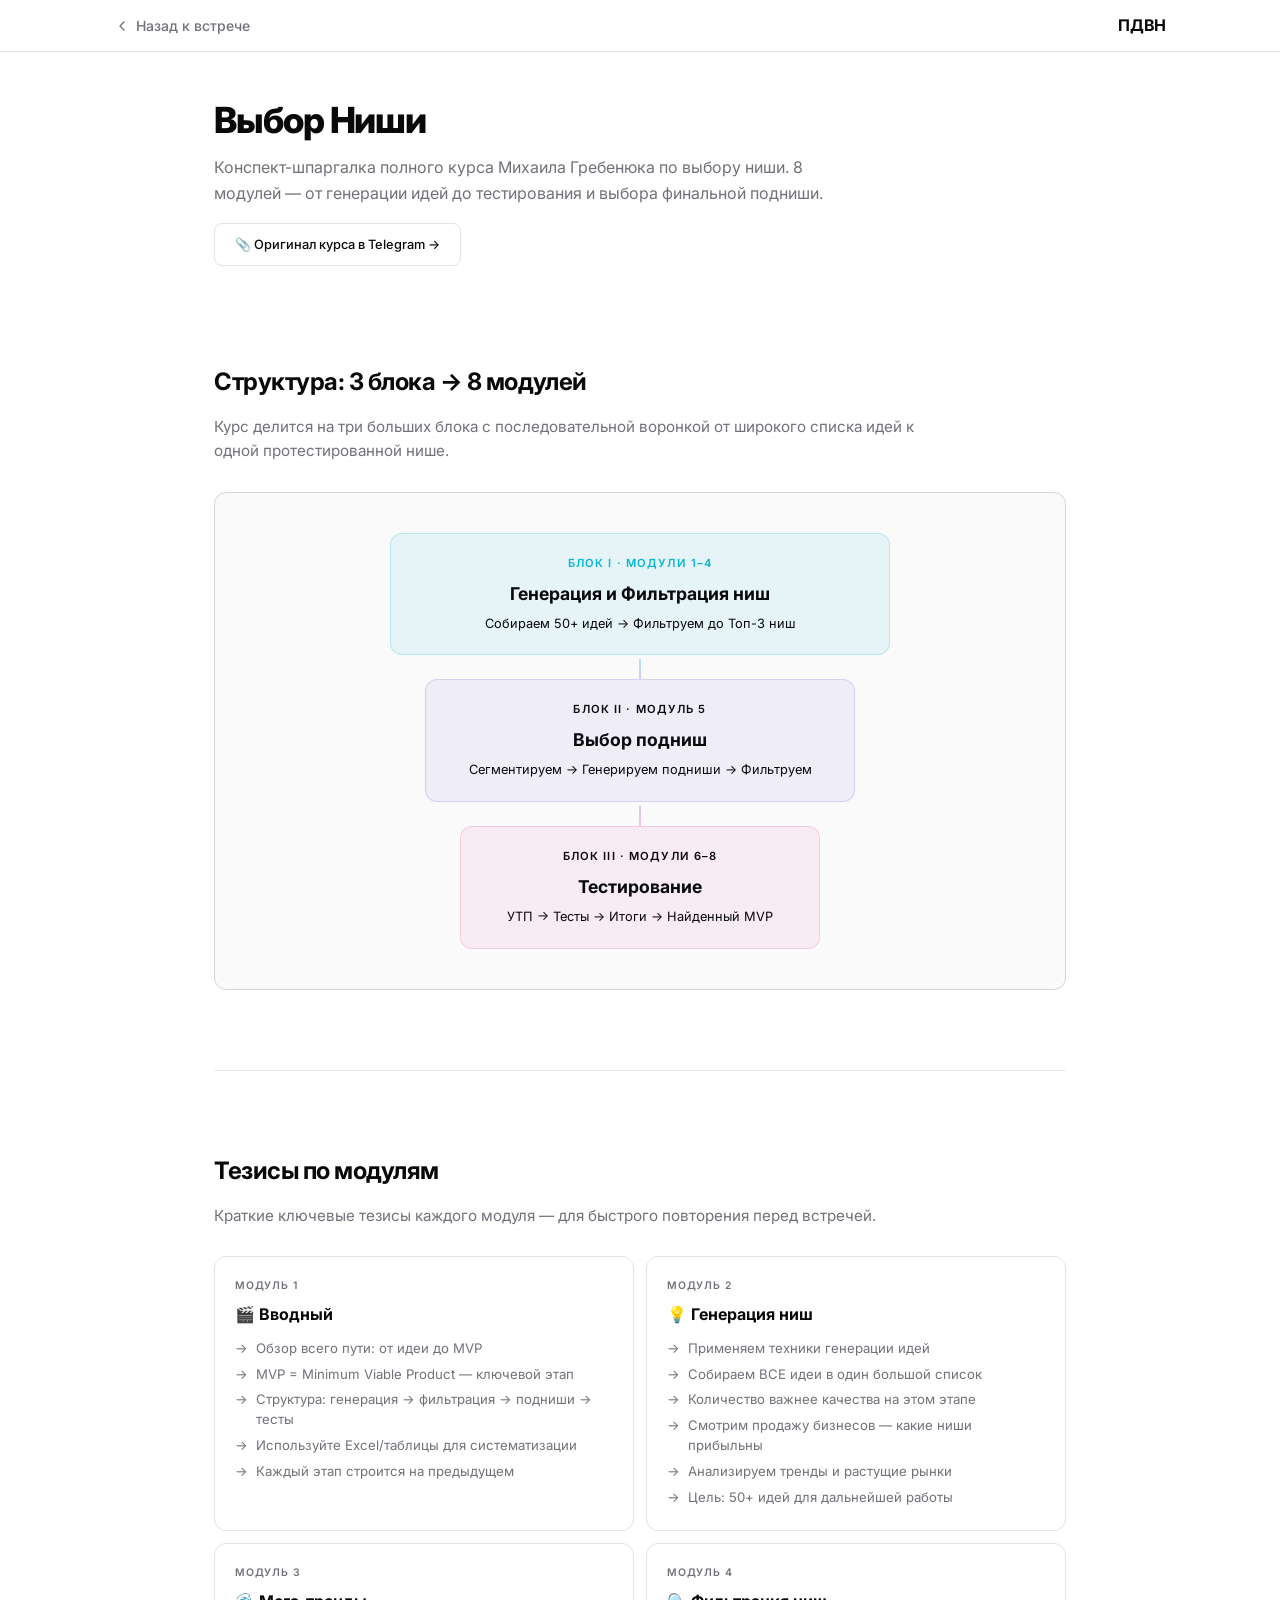
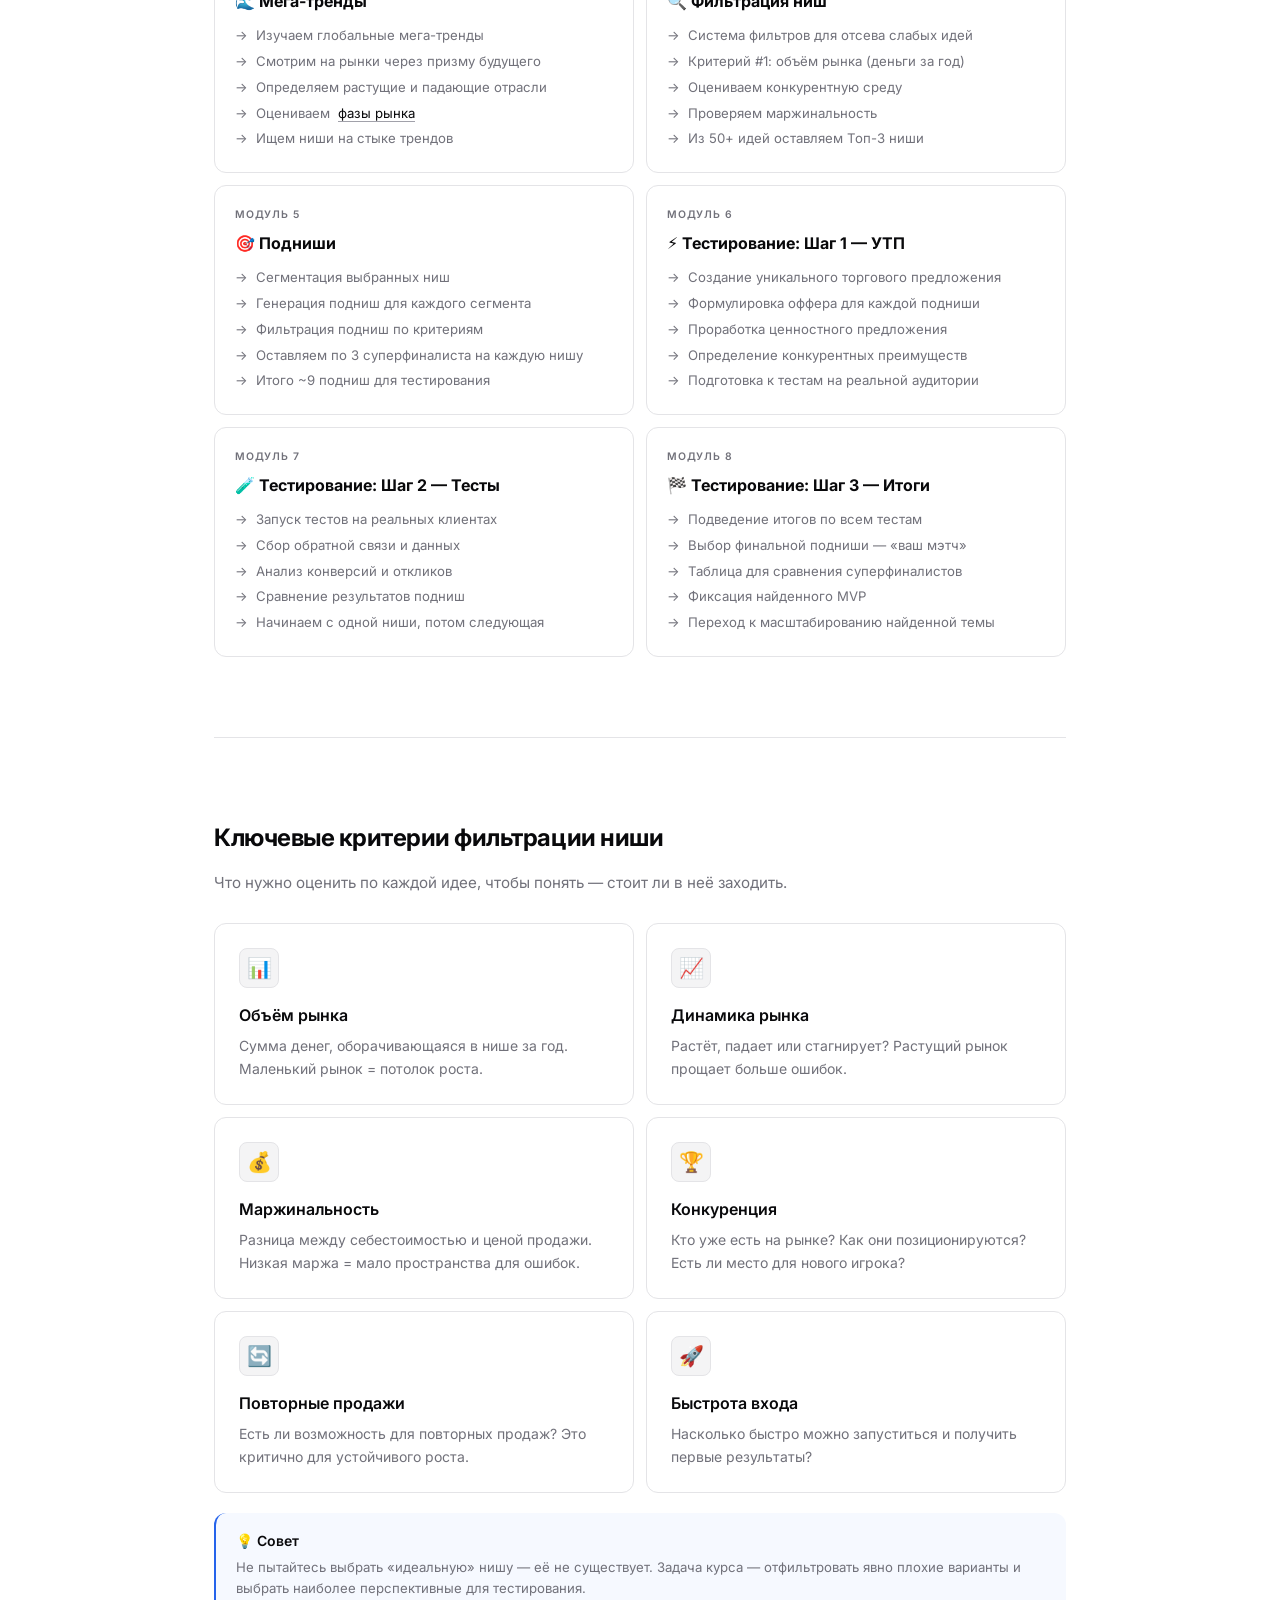
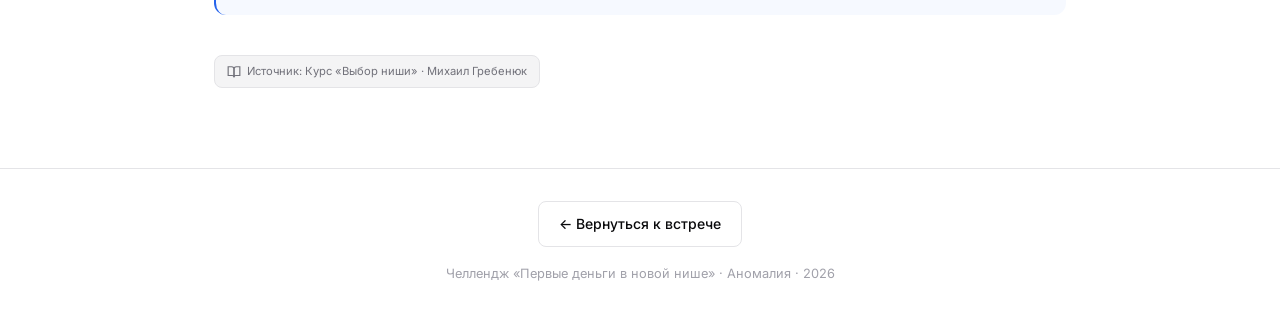
<file: pages/niche-selection.html>
<!DOCTYPE html>
<html lang="ru">
<head>
  <meta charset="UTF-8">
  <meta name="viewport" content="width=device-width, initial-scale=1.0">
  <meta name="description" content="Конспект-шпаргалка курса «Выбор Ниши» Михаила Гребенюка. Генерация, фильтрация, подниши и тестирование.">
  <title>Курс «Выбор Ниши» — Конспект и шпаргалка</title>
  <link rel="stylesheet" href="../css/style.css">

<!-- Google tag (gtag.js) -->
<script async src="https://www.googletagmanager.com/gtag/js?id=G-C80N4K43GP"></script>
<script>
  window.dataLayer = window.dataLayer || [];
  function gtag(){dataLayer.push(arguments);}
  gtag("js", new Date());

  gtag("config", "G-C80N4K43GP");
</script>
  <link rel="icon" type="image/png" href="../img/favicon.png">

<!-- Open Graph Meta Tags -->
<meta property="og:title" content="Встреча 10-ки — Первые деньги в новой нише">
<meta property="og:description" content="Разбираем бизнес-идеи по челленджу, получаем обратную связь и находим свою нишу вместе.">
<meta property="og:image" content="https://kir-bi.github.io/PDVN/img/hero.png">
<meta property="og:url" content="https://kir-bi.github.io/PDVN/">
<meta property="og:type" content="website">
<meta name="twitter:card" content="summary_large_image">
</head>
<body>

  <nav class="nav">
    <div class="nav__inner">
      <a href="../index.html" class="nav__back">
        <svg xmlns="http://www.w3.org/2000/svg" viewBox="0 0 24 24" fill="none" stroke="currentColor" stroke-width="2" stroke-linecap="round" stroke-linejoin="round"><polyline points="15 18 9 12 15 6"/></svg>
        Назад к встрече
      </a>
      <a href="../index.html" class="nav__logo">ПДВН</a>
    </div>
  </nav>

  <header class="page-header">
    <div class="container">
      <h1 class="page-header__title">Выбор Ниши</h1>
      <p class="page-header__desc">
        Конспект-шпаргалка полного курса Михаила Гребенюка по выбору ниши. 8 модулей — от генерации идей до тестирования и выбора финальной подниши.
      </p>
      <div style="margin-top: 16px;">
        <a href="https://t.me/c/2243778623/141229?thread=141224" target="_blank" rel="noopener" class="btn btn--outline" style="font-size: 0.8rem;">
          📎 Оригинал курса в Telegram →
        </a>
      </div>
    </div>
  </header>

  <main>
    <!-- Обзорная инфографика -->
    <section class="section">
      <div class="container">
        <h2 class="section__title">Структура: 3 блока → 8 модулей</h2>
        <p class="section__desc">Курс делится на три больших блока с последовательной воронкой от широкого списка идей к одной протестированной нише.</p>

        <!-- Visual Funnel -->
        <div class="card card--accent animate-on-scroll" style="text-align: center; padding: 40px 28px;">
          <div style="display: flex; flex-direction: column; align-items: center; gap: 0;">
            <div style="width: 100%; max-width: 500px; padding: 20px; background: rgba(6, 182, 212, 0.08); border: 1px solid rgba(6, 182, 212, 0.2); border-radius: var(--radius-lg); margin-bottom: 4px;">
              <div style="font-size: 0.7rem; text-transform: uppercase; letter-spacing: 0.1em; color: #06b6d4; margin-bottom: 6px; font-weight: 600;">Блок I · Модули 1–4</div>
              <div style="font-weight: 700; font-size: 1.1rem; margin-bottom: 4px;">Генерация и Фильтрация ниш</div>
              <div style="font-size: 0.8rem; color: var(--text-secondary);">Собираем 50+ идей → Фильтруем до Топ-3 ниш</div>
            </div>
            <div style="width: 2px; height: 20px; background: linear-gradient(to bottom, rgba(6, 182, 212, 0.3), rgba(108, 92, 231, 0.3));"></div>
            <div style="width: 85%; max-width: 430px; padding: 20px; background: rgba(108, 92, 231, 0.08); border: 1px solid rgba(108, 92, 231, 0.2); border-radius: var(--radius-lg); margin-bottom: 4px;">
              <div style="font-size: 0.7rem; text-transform: uppercase; letter-spacing: 0.1em; color: var(--accent-2); margin-bottom: 6px; font-weight: 600;">Блок II · Модуль 5</div>
              <div style="font-weight: 700; font-size: 1.1rem; margin-bottom: 4px;">Выбор подниш</div>
              <div style="font-size: 0.8rem; color: var(--text-secondary);">Сегментируем → Генерируем подниши → Фильтруем</div>
            </div>
            <div style="width: 2px; height: 20px; background: linear-gradient(to bottom, rgba(108, 92, 231, 0.3), rgba(236, 72, 153, 0.3));"></div>
            <div style="width: 70%; max-width: 360px; padding: 20px; background: rgba(236, 72, 153, 0.08); border: 1px solid rgba(236, 72, 153, 0.2); border-radius: var(--radius-lg);">
              <div style="font-size: 0.7rem; text-transform: uppercase; letter-spacing: 0.1em; color: var(--accent-3); margin-bottom: 6px; font-weight: 600;">Блок III · Модули 6–8</div>
              <div style="font-weight: 700; font-size: 1.1rem; margin-bottom: 4px;">Тестирование</div>
              <div style="font-size: 0.8rem; color: var(--text-secondary);">УТП → Тесты → Итоги → Найденный MVP</div>
            </div>
          </div>
        </div>
      </div>
    </section>

    <div class="container"><div class="divider"></div></div>

    <!-- Модули-шпаргалки -->
    <section class="section">
      <div class="container">
        <h2 class="section__title">Тезисы по модулям</h2>
        <p class="section__desc">Краткие ключевые тезисы каждого модуля — для быстрого повторения перед встречей.</p>

        <div class="cheatsheet animate-on-scroll">
          <!-- Модуль 1 -->
          <div class="cheatsheet__item">
            <div class="cheatsheet__step">Модуль 1</div>
            <div class="cheatsheet__title">🎬 Вводный</div>
            <ul class="cheatsheet__list">
              <li>Обзор всего пути: от идеи до MVP</li>
              <li>MVP = Minimum Viable Product — ключевой этап</li>
              <li>Структура: генерация → фильтрация → подниши → тесты</li>
              <li>Используйте Excel/таблицы для систематизации</li>
              <li>Каждый этап строится на предыдущем</li>
            </ul>
          </div>

          <!-- Модуль 2 -->
          <div class="cheatsheet__item">
            <div class="cheatsheet__step">Модуль 2</div>
            <div class="cheatsheet__title">💡 Генерация ниш</div>
            <ul class="cheatsheet__list">
              <li>Применяем техники генерации идей</li>
              <li>Собираем ВСЕ идеи в один большой список</li>
              <li>Количество важнее качества на этом этапе</li>
              <li>Смотрим продажу бизнесов — какие ниши прибыльны</li>
              <li>Анализируем тренды и растущие рынки</li>
              <li>Цель: 50+ идей для дальнейшей работы</li>
            </ul>
          </div>

          <!-- Модуль 3 -->
          <div class="cheatsheet__item">
            <div class="cheatsheet__step">Модуль 3</div>
            <div class="cheatsheet__title">🌊 Мега-тренды</div>
            <ul class="cheatsheet__list">
              <li>Изучаем глобальные мега-тренды</li>
              <li>Смотрим на рынки через призму будущего</li>
              <li>Определяем растущие и падающие отрасли</li>
              <li>Оцениваем <a href="market-phases.html" class="ext-link">фазы рынка</a></li>
              <li>Ищем ниши на стыке трендов</li>
            </ul>
          </div>

          <!-- Модуль 4 -->
          <div class="cheatsheet__item">
            <div class="cheatsheet__step">Модуль 4</div>
            <div class="cheatsheet__title">🔍 Фильтрация ниш</div>
            <ul class="cheatsheet__list">
              <li>Система фильтров для отсева слабых идей</li>
              <li>Критерий #1: объём рынка (деньги за год)</li>
              <li>Оцениваем конкурентную среду</li>
              <li>Проверяем маржинальность</li>
              <li>Из 50+ идей оставляем Топ-3 ниши</li>
            </ul>
          </div>

          <!-- Модуль 5 -->
          <div class="cheatsheet__item">
            <div class="cheatsheet__step">Модуль 5</div>
            <div class="cheatsheet__title">🎯 Подниши</div>
            <ul class="cheatsheet__list">
              <li>Сегментация выбранных ниш</li>
              <li>Генерация подниш для каждого сегмента</li>
              <li>Фильтрация подниш по критериям</li>
              <li>Оставляем по 3 суперфиналиста на каждую нишу</li>
              <li>Итого ~9 подниш для тестирования</li>
            </ul>
          </div>

          <!-- Модуль 6 -->
          <div class="cheatsheet__item">
            <div class="cheatsheet__step">Модуль 6</div>
            <div class="cheatsheet__title">⚡ Тестирование: Шаг 1 — УТП</div>
            <ul class="cheatsheet__list">
              <li>Создание уникального торгового предложения</li>
              <li>Формулировка оффера для каждой подниши</li>
              <li>Проработка ценностного предложения</li>
              <li>Определение конкурентных преимуществ</li>
              <li>Подготовка к тестам на реальной аудитории</li>
            </ul>
          </div>

          <!-- Модуль 7 -->
          <div class="cheatsheet__item">
            <div class="cheatsheet__step">Модуль 7</div>
            <div class="cheatsheet__title">🧪 Тестирование: Шаг 2 — Тесты</div>
            <ul class="cheatsheet__list">
              <li>Запуск тестов на реальных клиентах</li>
              <li>Сбор обратной связи и данных</li>
              <li>Анализ конверсий и откликов</li>
              <li>Сравнение результатов подниш</li>
              <li>Начинаем с одной ниши, потом следующая</li>
            </ul>
          </div>

          <!-- Модуль 8 -->
          <div class="cheatsheet__item">
            <div class="cheatsheet__step">Модуль 8</div>
            <div class="cheatsheet__title">🏁 Тестирование: Шаг 3 — Итоги</div>
            <ul class="cheatsheet__list">
              <li>Подведение итогов по всем тестам</li>
              <li>Выбор финальной подниши — «ваш мэтч»</li>
              <li>Таблица для сравнения суперфиналистов</li>
              <li>Фиксация найденного MVP</li>
              <li>Переход к масштабированию найденной темы</li>
            </ul>
          </div>
        </div>
      </div>
    </section>

    <div class="container"><div class="divider"></div></div>

    <!-- Ключевые критерии фильтрации -->
    <section class="section">
      <div class="container">
        <h2 class="section__title">Ключевые критерии фильтрации ниши</h2>
        <p class="section__desc">Что нужно оценить по каждой идее, чтобы понять — стоит ли в неё заходить.</p>

        <div class="grid grid--2 animate-on-scroll">
          <div class="card">
            <div class="card__icon">📊</div>
            <div class="card__title">Объём рынка</div>
            <div class="card__text">Сумма денег, оборачивающаяся в нише за год. Маленький рынок = потолок роста.</div>
          </div>
          <div class="card">
            <div class="card__icon">📈</div>
            <div class="card__title">Динамика рынка</div>
            <div class="card__text">Растёт, падает или стагнирует? Растущий рынок прощает больше ошибок.</div>
          </div>
          <div class="card">
            <div class="card__icon">💰</div>
            <div class="card__title">Маржинальность</div>
            <div class="card__text">Разница между себестоимостью и ценой продажи. Низкая маржа = мало пространства для ошибок.</div>
          </div>
          <div class="card">
            <div class="card__icon">🏆</div>
            <div class="card__title">Конкуренция</div>
            <div class="card__text">Кто уже есть на рынке? Как они позиционируются? Есть ли место для нового игрока?</div>
          </div>
          <div class="card">
            <div class="card__icon">🔄</div>
            <div class="card__title">Повторные продажи</div>
            <div class="card__text">Есть ли возможность для повторных продаж? Это критично для устойчивого роста.</div>
          </div>
          <div class="card">
            <div class="card__icon">🚀</div>
            <div class="card__title">Быстрота входа</div>
            <div class="card__text">Насколько быстро можно запуститься и получить первые результаты?</div>
          </div>
        </div>

        <div class="callout callout--info animate-on-scroll">
          <div class="callout__title">💡 Совет</div>
          <div class="callout__text">
            Не пытайтесь выбрать «идеальную» нишу — её не существует. Задача курса — отфильтровать явно плохие варианты и выбрать наиболее перспективные для тестирования.
          </div>
        </div>

        <div class="source-badge animate-on-scroll">
          <svg xmlns="http://www.w3.org/2000/svg" viewBox="0 0 24 24" fill="none" stroke="currentColor" stroke-width="2"><path d="M2 3h6a4 4 0 0 1 4 4v14a3 3 0 0 0-3-3H2z"/><path d="M22 3h-6a4 4 0 0 0-4 4v14a3 3 0 0 1 3-3h7z"/></svg>
          Источник: Курс «Выбор ниши» · Михаил Гребенюк
        </div>
      </div>
    </section>
  </main>

  <footer class="footer">
    <div class="container">
      <a href="../index.html" class="btn btn--outline" style="margin-bottom: 16px;">← Вернуться к встрече</a>
      <p>Челлендж «Первые деньги в новой нише» · Аномалия · 2026</p>
    </div>
  </footer>

  <script src="../js/main.js"></script>
</body>
</html>
</file>
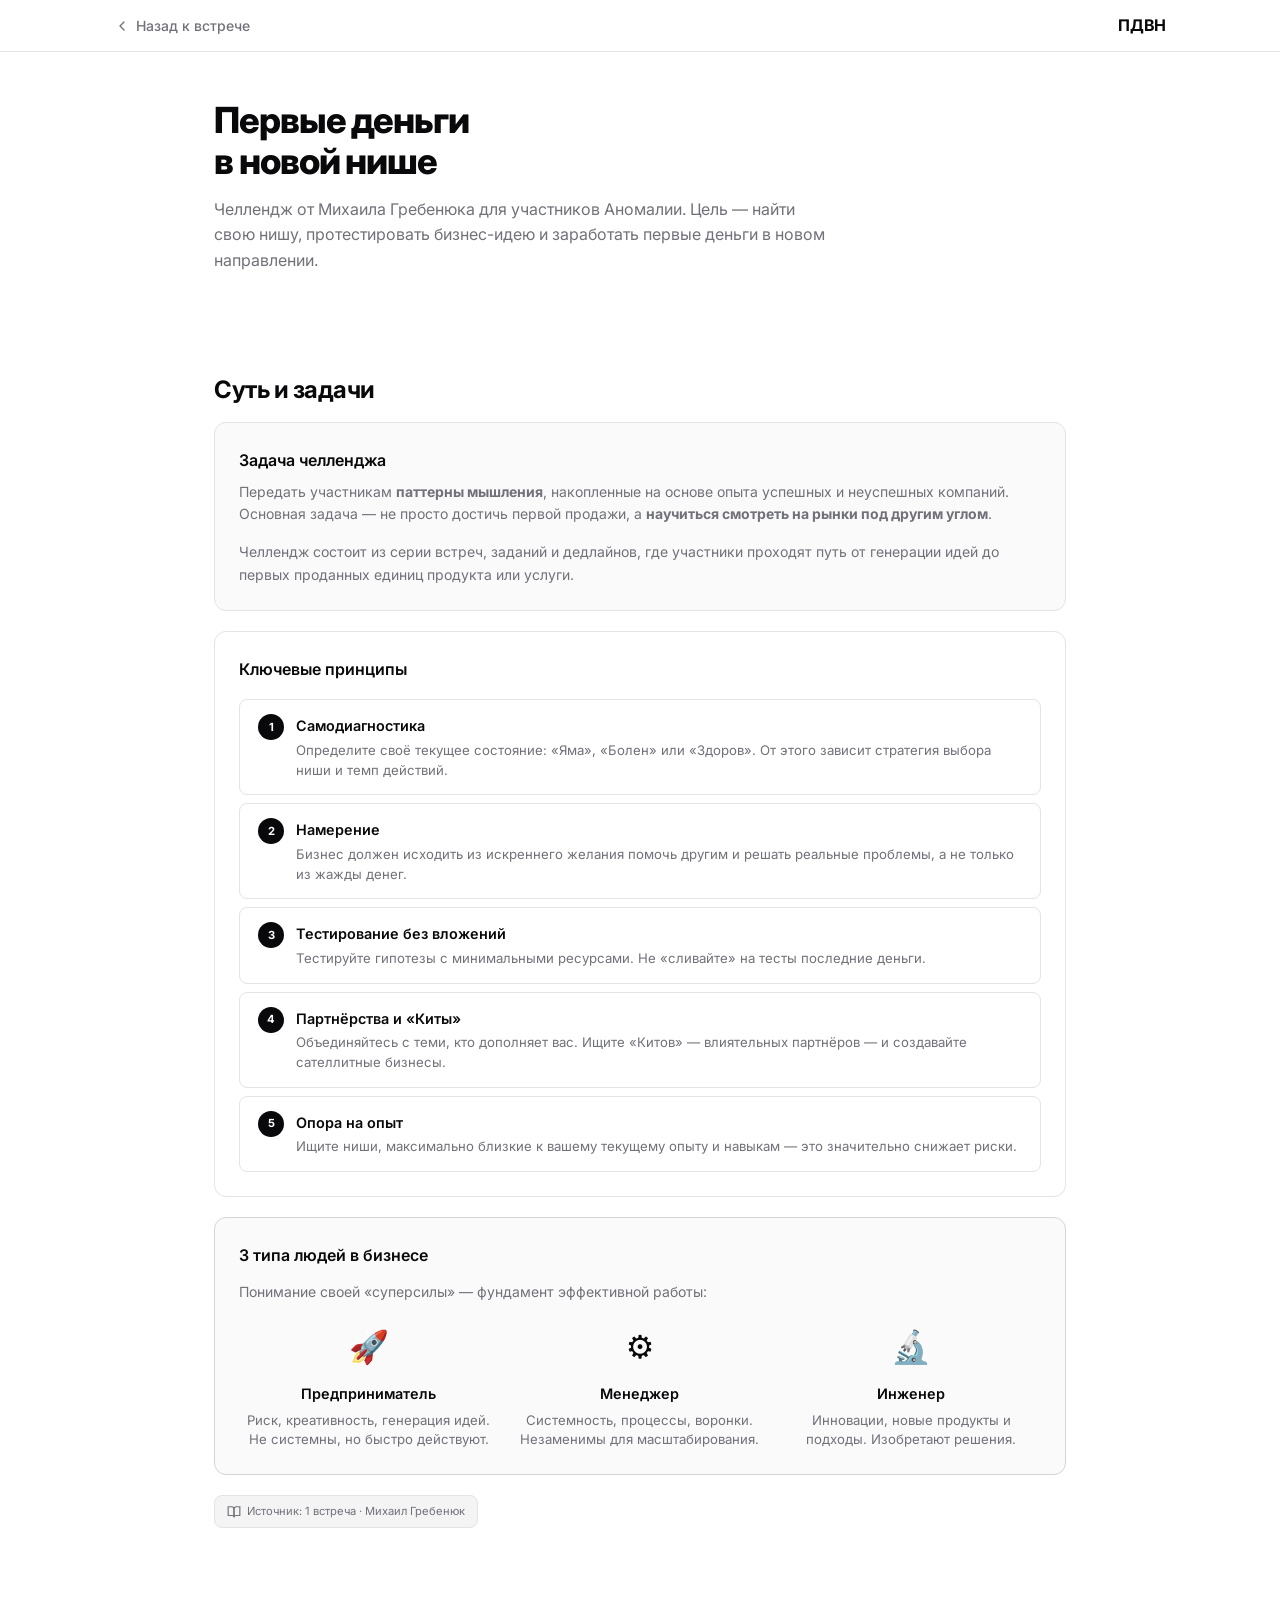
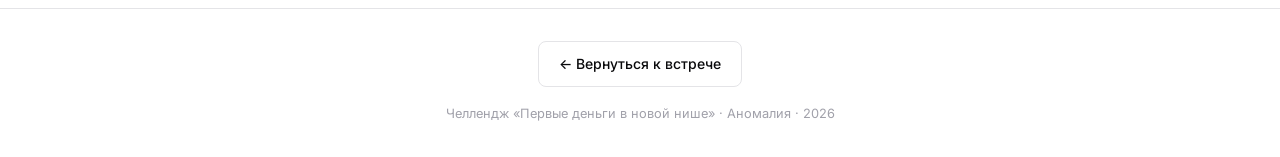
<file: pages/pdvn.html>
<!DOCTYPE html>
<html lang="ru">
<head>
  <meta charset="UTF-8">
  <meta name="viewport" content="width=device-width, initial-scale=1.0">
  <meta name="description" content="Челлендж «Первые деньги в новой нише» — что это, зачем и как участвовать.">
  <title>Первые деньги в новой нише — Челлендж</title>
  <link rel="stylesheet" href="../css/style.css">

<!-- Google tag (gtag.js) -->
<script async src="https://www.googletagmanager.com/gtag/js?id=G-C80N4K43GP"></script>
<script>
  window.dataLayer = window.dataLayer || [];
  function gtag(){dataLayer.push(arguments);}
  gtag("js", new Date());

  gtag("config", "G-C80N4K43GP");
</script>
  <link rel="icon" type="image/png" href="../img/favicon.png">

<!-- Open Graph Meta Tags -->
<meta property="og:title" content="Встреча 10-ки — Первые деньги в новой нише">
<meta property="og:description" content="Разбираем бизнес-идеи по челленджу, получаем обратную связь и находим свою нишу вместе.">
<meta property="og:image" content="https://kir-bi.github.io/PDVN/img/hero.png">
<meta property="og:url" content="https://kir-bi.github.io/PDVN/">
<meta property="og:type" content="website">
<meta name="twitter:card" content="summary_large_image">
</head>
<body>

  <nav class="nav">
    <div class="nav__inner">
      <a href="../index.html" class="nav__back">
        <svg xmlns="http://www.w3.org/2000/svg" viewBox="0 0 24 24" fill="none" stroke="currentColor" stroke-width="2" stroke-linecap="round" stroke-linejoin="round"><polyline points="15 18 9 12 15 6"/></svg>
        Назад к встрече
      </a>
      <a href="../index.html" class="nav__logo">ПДВН</a>
    </div>
  </nav>

  <header class="page-header">
    <div class="container">
      <h1 class="page-header__title">Первые деньги<br>в новой нише</h1>
      <p class="page-header__desc">
        Челлендж от Михаила Гребенюка для участников Аномалии. Цель — найти свою нишу, протестировать бизнес-идею и заработать первые деньги в новом направлении.
      </p>
    </div>
  </header>

  <main>
    <section class="section">
      <div class="container">
        <h2 class="section__title">Суть и задачи</h2>

        <div class="card card--glass animate-on-scroll" style="margin-bottom: 20px;">
          <h3 class="card__title">Задача челленджа</h3>
          <p class="card__text" style="margin-bottom: 16px;">
            Передать участникам <strong>паттерны мышления</strong>, накопленные на основе опыта успешных и неуспешных компаний. Основная задача — не просто достичь первой продажи, а <strong>научиться смотреть на рынки под другим углом</strong>.
          </p>
          <p class="card__text">
            Челлендж состоит из серии встреч, заданий и дедлайнов, где участники проходят путь от генерации идей до первых проданных единиц продукта или услуги.
          </p>
        </div>

        <div class="card animate-on-scroll" style="margin-bottom: 20px;">
          <h3 class="card__title" style="margin-bottom: 16px;">Ключевые принципы</h3>
          <ol class="list">
            <li class="list__item">
              <span class="list__num">1</span>
              <div class="list__content">
                <div class="list__title">Самодиагностика</div>
                <div class="list__desc">Определите своё текущее состояние: «Яма», «Болен» или «Здоров». От этого зависит стратегия выбора ниши и темп действий.</div>
              </div>
            </li>
            <li class="list__item">
              <span class="list__num">2</span>
              <div class="list__content">
                <div class="list__title">Намерение</div>
                <div class="list__desc">Бизнес должен исходить из искреннего желания помочь другим и решать реальные проблемы, а не только из жажды денег.</div>
              </div>
            </li>
            <li class="list__item">
              <span class="list__num">3</span>
              <div class="list__content">
                <div class="list__title">Тестирование без вложений</div>
                <div class="list__desc">Тестируйте гипотезы с минимальными ресурсами. Не «сливайте» на тесты последние деньги.</div>
              </div>
            </li>
            <li class="list__item">
              <span class="list__num">4</span>
              <div class="list__content">
                <div class="list__title">Партнёрства и «Киты»</div>
                <div class="list__desc">Объединяйтесь с теми, кто дополняет вас. Ищите «Китов» — влиятельных партнёров — и создавайте сателлитные бизнесы.</div>
              </div>
            </li>
            <li class="list__item">
              <span class="list__num">5</span>
              <div class="list__content">
                <div class="list__title">Опора на опыт</div>
                <div class="list__desc">Ищите ниши, максимально близкие к вашему текущему опыту и навыкам — это значительно снижает риски.</div>
              </div>
            </li>
          </ol>
        </div>

        <div class="card card--accent animate-on-scroll">
          <h3 class="card__title" style="margin-bottom: 12px;">3 типа людей в бизнесе</h3>
          <p class="card__text" style="margin-bottom: 16px;">Понимание своей «суперсилы» — фундамент эффективной работы:</p>
          <div class="grid grid--3">
            <div style="text-align: center;">
              <div style="font-size: 2rem; margin-bottom: 8px;">🚀</div>
              <div class="list__title" style="margin-bottom: 4px;">Предприниматель</div>
              <div class="list__desc">Риск, креативность, генерация идей. Не системны, но быстро действуют.</div>
            </div>
            <div style="text-align: center;">
              <div style="font-size: 2rem; margin-bottom: 8px;">⚙️</div>
              <div class="list__title" style="margin-bottom: 4px;">Менеджер</div>
              <div class="list__desc">Системность, процессы, воронки. Незаменимы для масштабирования.</div>
            </div>
            <div style="text-align: center;">
              <div style="font-size: 2rem; margin-bottom: 8px;">🔬</div>
              <div class="list__title" style="margin-bottom: 4px;">Инженер</div>
              <div class="list__desc">Инновации, новые продукты и подходы. Изобретают решения.</div>
            </div>
          </div>
        </div>

        <div class="source-badge animate-on-scroll">
          <svg xmlns="http://www.w3.org/2000/svg" viewBox="0 0 24 24" fill="none" stroke="currentColor" stroke-width="2"><path d="M2 3h6a4 4 0 0 1 4 4v14a3 3 0 0 0-3-3H2z"/><path d="M22 3h-6a4 4 0 0 0-4 4v14a3 3 0 0 1 3-3h7z"/></svg>
          Источник: 1 встреча · Михаил Гребенюк
        </div>
      </div>
    </section>
  </main>

  <footer class="footer">
    <div class="container">
      <a href="../index.html" class="btn btn--outline" style="margin-bottom: 16px;">← Вернуться к встрече</a>
      <p>Челлендж «Первые деньги в новой нише» · Аномалия · 2026</p>
    </div>
  </footer>

  <script src="../js/main.js"></script>
</body>
</html>
</file>
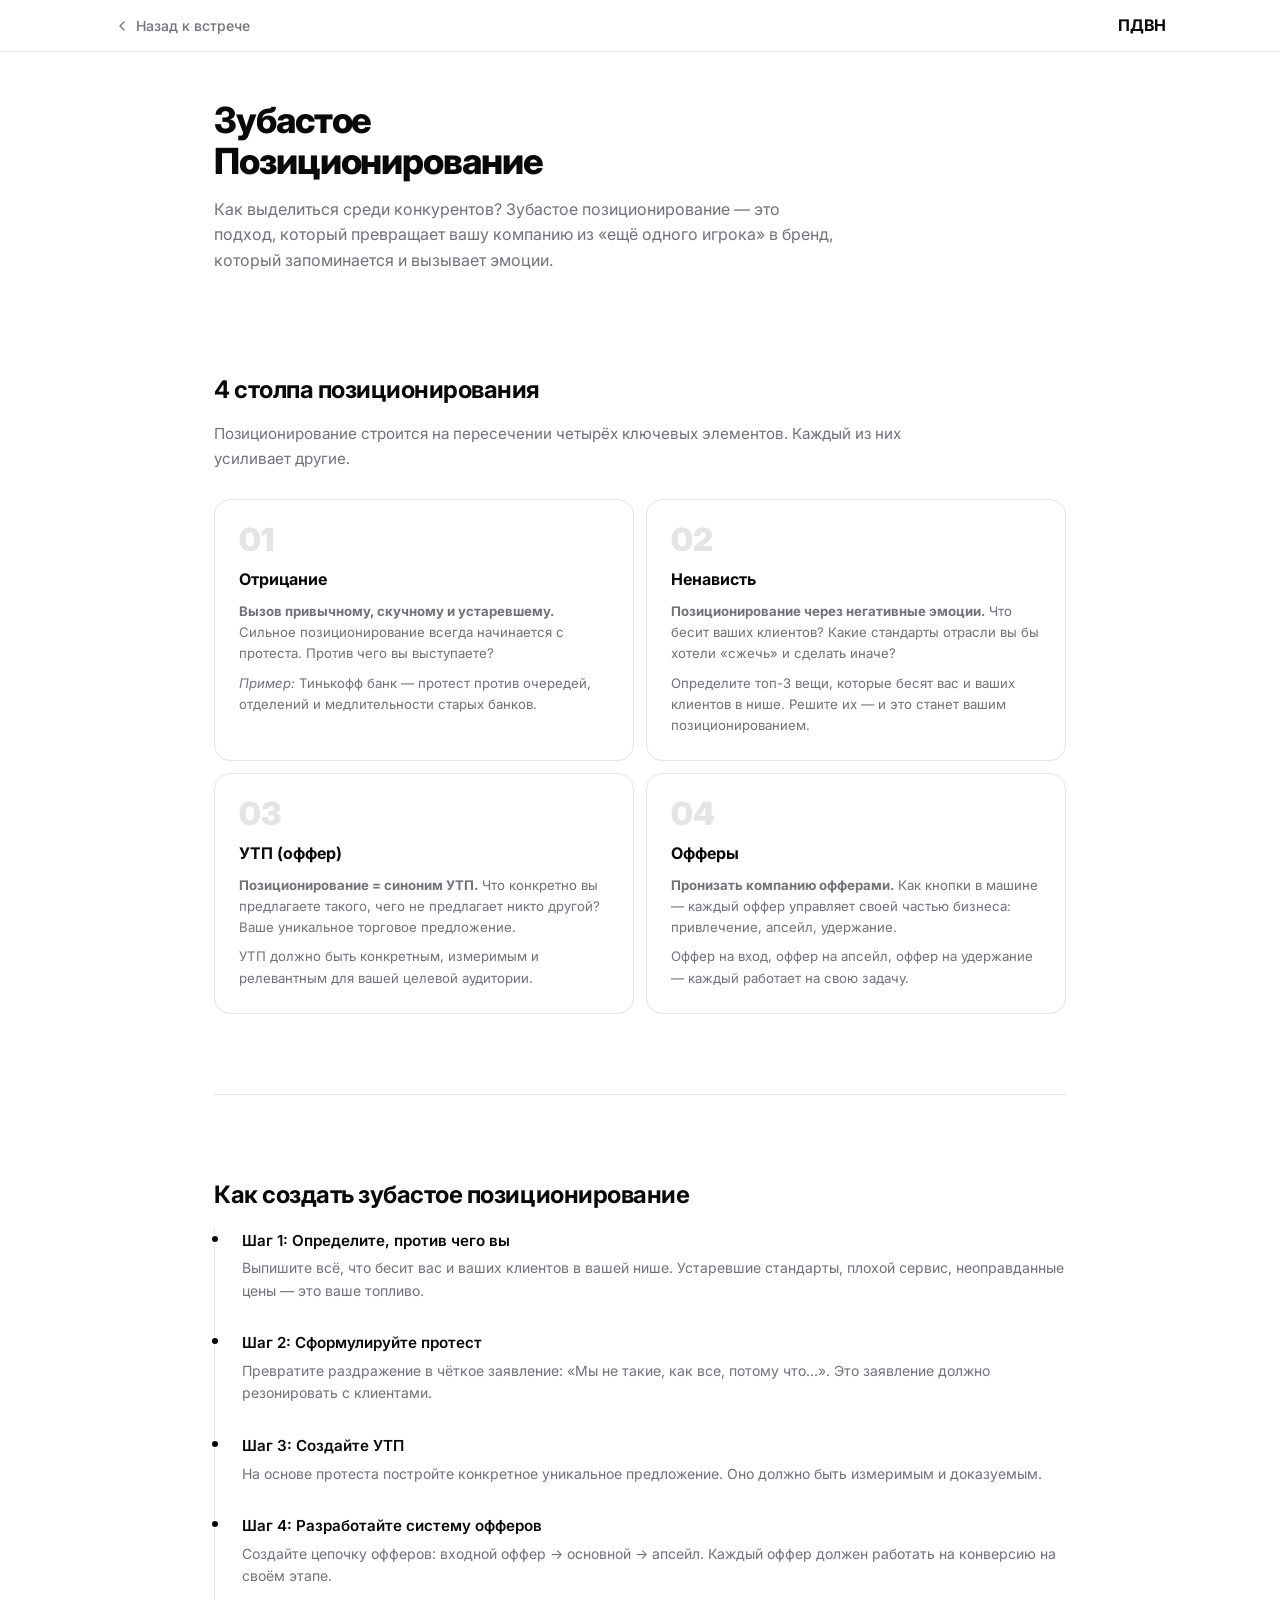
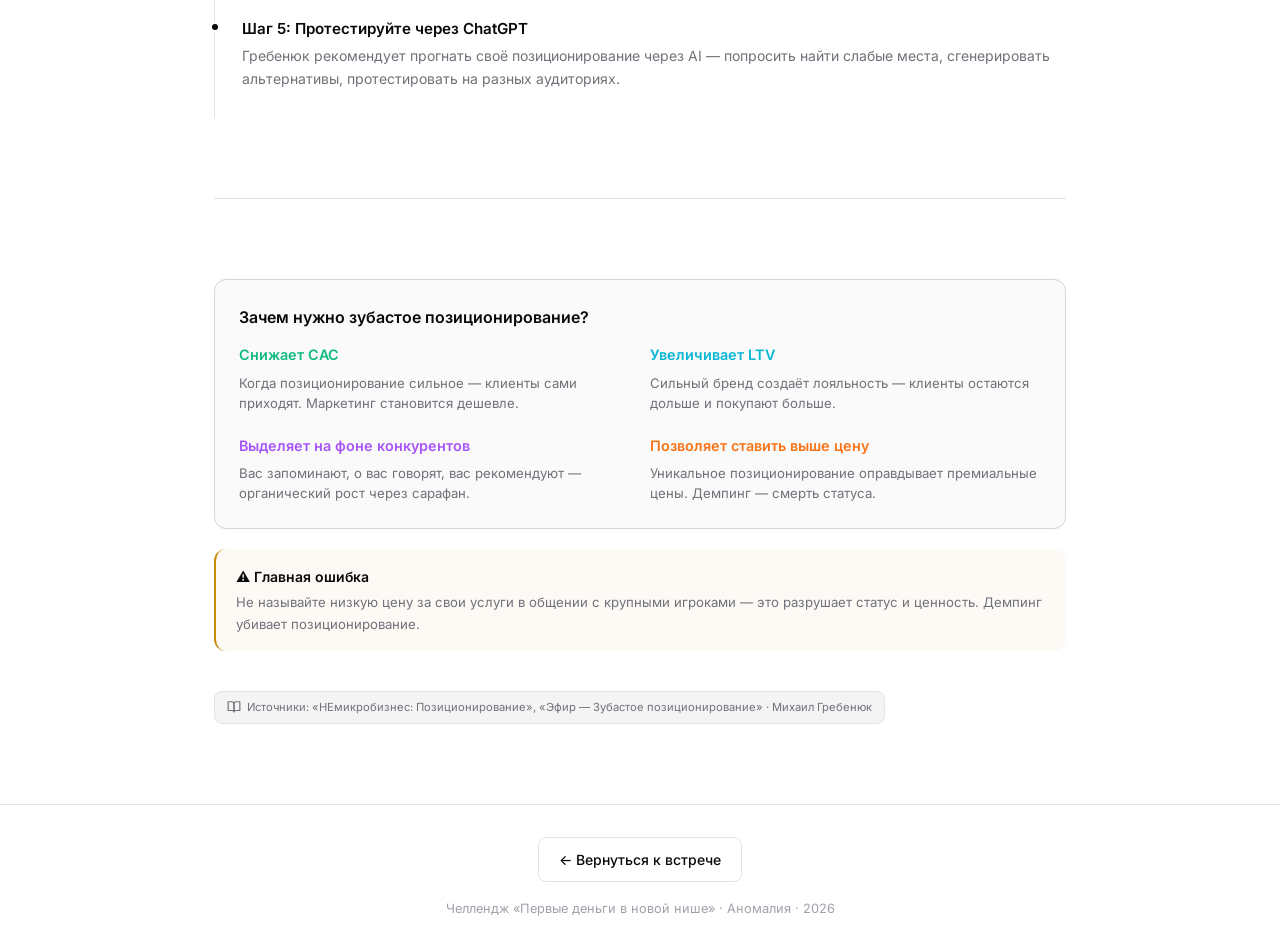
<file: pages/positioning.html>
<!DOCTYPE html>
<html lang="ru">
<head>
  <meta charset="UTF-8">
  <meta name="viewport" content="width=device-width, initial-scale=1.0">
  <meta name="description" content="Зубастое позиционирование по Гребенюку. 4 столпа и методы создания сильного позиционирования для бизнеса.">
  <title>Зубастое Позиционирование — 4 столпа</title>
  <link rel="stylesheet" href="../css/style.css">

<!-- Google tag (gtag.js) -->
<script async src="https://www.googletagmanager.com/gtag/js?id=G-C80N4K43GP"></script>
<script>
  window.dataLayer = window.dataLayer || [];
  function gtag(){dataLayer.push(arguments);}
  gtag("js", new Date());

  gtag("config", "G-C80N4K43GP");
</script>
  <link rel="icon" type="image/png" href="../img/favicon.png">

<!-- Open Graph Meta Tags -->
<meta property="og:title" content="Встреча 10-ки — Первые деньги в новой нише">
<meta property="og:description" content="Разбираем бизнес-идеи по челленджу, получаем обратную связь и находим свою нишу вместе.">
<meta property="og:image" content="https://kir-bi.github.io/PDVN/img/hero.png">
<meta property="og:url" content="https://kir-bi.github.io/PDVN/">
<meta property="og:type" content="website">
<meta name="twitter:card" content="summary_large_image">
</head>
<body>

  <nav class="nav">
    <div class="nav__inner">
      <a href="../index.html" class="nav__back">
        <svg xmlns="http://www.w3.org/2000/svg" viewBox="0 0 24 24" fill="none" stroke="currentColor" stroke-width="2" stroke-linecap="round" stroke-linejoin="round"><polyline points="15 18 9 12 15 6"/></svg>
        Назад к встрече
      </a>
      <a href="../index.html" class="nav__logo">ПДВН</a>
    </div>
  </nav>

  <header class="page-header">
    <div class="container">
      <h1 class="page-header__title">Зубастое<br>Позиционирование</h1>
      <p class="page-header__desc">
        Как выделиться среди конкурентов? Зубастое позиционирование — это подход, который превращает вашу компанию из «ещё одного игрока» в бренд, который запоминается и вызывает эмоции.
      </p>
    </div>
  </header>

  <main>
    <!-- 4 Столпа -->
    <section class="section">
      <div class="container">
        <h2 class="section__title">4 столпа позиционирования</h2>
        <p class="section__desc">Позиционирование строится на пересечении четырёх ключевых элементов. Каждый из них усиливает другие.</p>

        <div class="pillar-cards animate-on-scroll">
          <div class="pillar-card">
            <div class="pillar-card__num">01</div>
            <div class="pillar-card__title">Отрицание</div>
            <div class="pillar-card__desc">
              <strong>Вызов привычному, скучному и устаревшему.</strong> Сильное позиционирование всегда начинается с протеста. Против чего вы выступаете?
            </div>
            <div class="pillar-card__desc" style="margin-top: 8px;">
              <em>Пример:</em> Тинькофф банк — протест против очередей, отделений и медлительности старых банков.
            </div>
          </div>

          <div class="pillar-card">
            <div class="pillar-card__num">02</div>
            <div class="pillar-card__title">Ненависть</div>
            <div class="pillar-card__desc">
              <strong>Позиционирование через негативные эмоции.</strong> Что бесит ваших клиентов? Какие стандарты отрасли вы бы хотели «сжечь» и сделать иначе?
            </div>
            <div class="pillar-card__desc" style="margin-top: 8px;">
              Определите топ-3 вещи, которые бесят вас и ваших клиентов в нише. Решите их — и это станет вашим позиционированием.
            </div>
          </div>

          <div class="pillar-card">
            <div class="pillar-card__num">03</div>
            <div class="pillar-card__title">УТП (оффер)</div>
            <div class="pillar-card__desc">
              <strong>Позиционирование = синоним УТП.</strong> Что конкретно вы предлагаете такого, чего не предлагает никто другой? Ваше уникальное торговое предложение.
            </div>
            <div class="pillar-card__desc" style="margin-top: 8px;">
              УТП должно быть конкретным, измеримым и релевантным для вашей целевой аудитории.
            </div>
          </div>

          <div class="pillar-card">
            <div class="pillar-card__num">04</div>
            <div class="pillar-card__title">Офферы</div>
            <div class="pillar-card__desc">
              <strong>Пронизать компанию офферами.</strong> Как кнопки в машине — каждый оффер управляет своей частью бизнеса: привлечение, апсейл, удержание.
            </div>
            <div class="pillar-card__desc" style="margin-top: 8px;">
              Оффер на вход, оффер на апсейл, оффер на удержание — каждый работает на свою задачу.
            </div>
          </div>
        </div>
      </div>
    </section>

    <div class="container"><div class="divider"></div></div>

    <!-- Методы создания -->
    <section class="section">
      <div class="container">
        <h2 class="section__title">Как создать зубастое позиционирование</h2>

        <div class="timeline animate-on-scroll">
          <div class="timeline__item">
            <div class="timeline__title">Шаг 1: Определите, против чего вы</div>
            <div class="timeline__desc">
              Выпишите всё, что бесит вас и ваших клиентов в вашей нише. Устаревшие стандарты, плохой сервис, неоправданные цены — это ваше топливо.
            </div>
          </div>
          <div class="timeline__item">
            <div class="timeline__title">Шаг 2: Сформулируйте протест</div>
            <div class="timeline__desc">
              Превратите раздражение в чёткое заявление: «Мы не такие, как все, потому что...». Это заявление должно резонировать с клиентами.
            </div>
          </div>
          <div class="timeline__item">
            <div class="timeline__title">Шаг 3: Создайте УТП</div>
            <div class="timeline__desc">
              На основе протеста постройте конкретное уникальное предложение. Оно должно быть измеримым и доказуемым.
            </div>
          </div>
          <div class="timeline__item">
            <div class="timeline__title">Шаг 4: Разработайте систему офферов</div>
            <div class="timeline__desc">
              Создайте цепочку офферов: входной оффер → основной → апсейл. Каждый оффер должен работать на конверсию на своём этапе.
            </div>
          </div>
          <div class="timeline__item">
            <div class="timeline__title">Шаг 5: Протестируйте через ChatGPT</div>
            <div class="timeline__desc">
              Гребенюк рекомендует прогнать своё позиционирование через AI — попросить найти слабые места, сгенерировать альтернативы, протестировать на разных аудиториях.
            </div>
          </div>
        </div>
      </div>
    </section>

    <div class="container"><div class="divider"></div></div>

    <!-- Почему это важно -->
    <section class="section">
      <div class="container">
        <div class="card card--accent animate-on-scroll">
          <h3 class="card__title" style="margin-bottom: 12px;">Зачем нужно зубастое позиционирование?</h3>
          <div class="grid grid--2" style="gap: 20px;">
            <div>
              <div class="list__title" style="color: #10b981; margin-bottom: 6px;">Снижает CAC</div>
              <div class="list__desc">Когда позиционирование сильное — клиенты сами приходят. Маркетинг становится дешевле.</div>
            </div>
            <div>
              <div class="list__title" style="color: #06b6d4; margin-bottom: 6px;">Увеличивает LTV</div>
              <div class="list__desc">Сильный бренд создаёт лояльность — клиенты остаются дольше и покупают больше.</div>
            </div>
            <div>
              <div class="list__title" style="color: #a855f7; margin-bottom: 6px;">Выделяет на фоне конкурентов</div>
              <div class="list__desc">Вас запоминают, о вас говорят, вас рекомендуют — органический рост через сарафан.</div>
            </div>
            <div>
              <div class="list__title" style="color: #f97316; margin-bottom: 6px;">Позволяет ставить выше цену</div>
              <div class="list__desc">Уникальное позиционирование оправдывает премиальные цены. Демпинг — смерть статуса.</div>
            </div>
          </div>
        </div>

        <div class="callout callout--warning animate-on-scroll">
          <div class="callout__title">⚠️ Главная ошибка</div>
          <div class="callout__text">
            Не называйте низкую цену за свои услуги в общении с крупными игроками — это разрушает статус и ценность. Демпинг убивает позиционирование.
          </div>
        </div>

        <div class="source-badge animate-on-scroll">
          <svg xmlns="http://www.w3.org/2000/svg" viewBox="0 0 24 24" fill="none" stroke="currentColor" stroke-width="2"><path d="M2 3h6a4 4 0 0 1 4 4v14a3 3 0 0 0-3-3H2z"/><path d="M22 3h-6a4 4 0 0 0-4 4v14a3 3 0 0 1 3-3h7z"/></svg>
          Источники: «НЕмикробизнес: Позиционирование», «Эфир — Зубастое позиционирование» · Михаил Гребенюк
        </div>
      </div>
    </section>
  </main>

  <footer class="footer">
    <div class="container">
      <a href="../index.html" class="btn btn--outline" style="margin-bottom: 16px;">← Вернуться к встрече</a>
      <p>Челлендж «Первые деньги в новой нише» · Аномалия · 2026</p>
    </div>
  </footer>

  <script src="../js/main.js"></script>
</body>
</html>
</file>
<file: css/style.css>
/* ============================================
   PDVN Meetup — shadcn/ui Light Theme
   ============================================ */

@import url('https://fonts.googleapis.com/css2?family=Inter:wght@300;400;500;600;700;800;900&family=JetBrains+Mono:wght@400;500&display=swap');

/* ── Reset & Base ── */
*, *::before, *::after {
  margin: 0;
  padding: 0;
  box-sizing: border-box;
}

:root {
  /* shadcn zinc light palette */
  --background: #ffffff;
  --foreground: #09090b;
  --card: #ffffff;
  --card-border: #e4e4e7;
  --card-hover: #f4f4f5;
  --popover: #ffffff;
  --primary: #18181b;
  --primary-foreground: #fafafa;
  --secondary: #f4f4f5;
  --secondary-foreground: #18181b;
  --muted: #f4f4f5;
  --muted-foreground: #71717a;
  --accent: #f4f4f5;
  --accent-foreground: #18181b;
  --destructive: #ef4444;
  --border: #e4e4e7;
  --input: #e4e4e7;
  --ring: #a1a1aa;

  /* Extended palette */
  --zinc-50: #fafafa;
  --zinc-100: #f4f4f5;
  --zinc-200: #e4e4e7;
  --zinc-300: #d4d4d8;
  --zinc-400: #a1a1aa;
  --zinc-500: #71717a;
  --zinc-600: #52525b;
  --zinc-700: #3f3f46;
  --zinc-800: #27272a;
  --zinc-900: #18181b;
  --zinc-950: #09090b;

  /* Functional colors */
  --success: #16a34a;
  --warning: #ca8a04;
  --info: #2563eb;
  --purple: #9333ea;

  /* Spacing & Radius */
  --radius: 0.5rem;
  --radius-lg: 0.75rem;
  --radius-xl: 1rem;

  /* Typography */
  --font-main: 'Inter', -apple-system, BlinkMacSystemFont, system-ui, sans-serif;
  --font-mono: 'JetBrains Mono', monospace;

  /* Transitions */
  --transition: 150ms cubic-bezier(0.4, 0, 0.2, 1);
}

html {
  scroll-behavior: smooth;
  font-size: 16px;
}

body {
  font-family: var(--font-main);
  background: var(--background);
  color: var(--foreground);
  line-height: 1.7;
  min-height: 100vh;
  overflow-x: hidden;
  -webkit-font-smoothing: antialiased;
  -moz-osx-font-smoothing: grayscale;
}

/* ── Container ── */
.container {
  max-width: 900px;
  margin: 0 auto;
  padding: 0 24px;
  position: relative;
}

.container--wide {
  max-width: 1100px;
}

/* ── Navigation ── */
.nav {
  position: fixed;
  top: 0;
  left: 0;
  right: 0;
  z-index: 100;
  padding: 12px 0;
  background: rgba(255, 255, 255, 0.8);
  backdrop-filter: blur(12px);
  -webkit-backdrop-filter: blur(12px);
  border-bottom: 1px solid var(--border);
  transition: background var(--transition);
}

.nav__inner {
  display: flex;
  align-items: center;
  justify-content: space-between;
  max-width: 1100px;
  margin: 0 auto;
  padding: 0 24px;
}

.nav__logo {
  font-size: 1rem;
  font-weight: 700;
  color: var(--foreground);
  text-decoration: none;
  letter-spacing: -0.02em;
}

.nav__back {
  display: flex;
  align-items: center;
  gap: 6px;
  color: var(--muted-foreground);
  text-decoration: none;
  font-size: 0.875rem;
  font-weight: 500;
  transition: color var(--transition);
}

.nav__back:hover {
  color: var(--foreground);
}

.nav__back svg {
  width: 16px;
  height: 16px;
  transition: transform var(--transition);
}

.nav__back:hover svg {
  transform: translateX(-2px);
}

/* ── Hero Section ── */
.hero {
  padding: 120px 0 64px;
  text-align: center;
}

.hero__badge {
  display: inline-flex;
  align-items: center;
  gap: 8px;
  padding: 5px 14px;
  background: var(--zinc-100);
  border: 1px solid var(--border);
  border-radius: 100px;
  font-size: 0.8rem;
  font-weight: 500;
  color: var(--muted-foreground);
  margin-bottom: 20px;
}

.hero__badge .dot {
  width: 6px;
  height: 6px;
  border-radius: 50%;
  background: var(--success);
  animation: blink 2s ease-in-out infinite;
}

@keyframes blink {
  0%, 100% { opacity: 1; }
  50% { opacity: 0.3; }
}

.hero__title {
  font-size: clamp(2rem, 5vw, 3.2rem);
  font-weight: 800;
  line-height: 1.1;
  letter-spacing: -0.03em;
  margin-bottom: 16px;
  color: var(--foreground);
}

.hero__title .gradient-text {
  color: var(--foreground);
}

.hero__subtitle {
  font-size: 1.05rem;
  color: var(--muted-foreground);
  max-width: 560px;
  margin: 0 auto 28px;
  line-height: 1.6;
}

.hero__meta {
  display: flex;
  justify-content: center;
  gap: 20px;
  flex-wrap: wrap;
}

.hero__meta-item {
  display: flex;
  align-items: center;
  gap: 8px;
  color: var(--muted-foreground);
  font-size: 0.875rem;
}

.hero__meta-item svg {
  width: 16px;
  height: 16px;
  color: var(--zinc-400);
}

/* ── Sections ── */
.section {
  padding: 48px 0;
}

.section__label {
  display: inline-flex;
  align-items: center;
  gap: 6px;
  font-size: 0.75rem;
  font-weight: 600;
  text-transform: uppercase;
  letter-spacing: 0.08em;
  color: var(--muted-foreground);
  margin-bottom: 10px;
}

.section__label .icon {
  font-size: 0.9rem;
}

.section__title {
  font-size: 1.5rem;
  font-weight: 700;
  margin-bottom: 12px;
  letter-spacing: -0.02em;
  color: var(--foreground);
}

.section__desc {
  color: var(--muted-foreground);
  font-size: 0.95rem;
  margin-bottom: 28px;
  max-width: 700px;
  line-height: 1.6;
}

/* ── Cards ── */
.card {
  background: var(--card);
  border: 1px solid var(--border);
  border-radius: var(--radius-lg);
  padding: 24px;
  transition: background-color var(--transition), border-color var(--transition);
}

.card:hover {
  background: var(--card-hover);
  border-color: var(--zinc-300);
}

.card--glass {
  background: var(--zinc-50);
}

.card--accent {
  background: var(--zinc-50);
  border-color: var(--zinc-300);
}

.card__icon {
  width: 40px;
  height: 40px;
  border-radius: var(--radius);
  display: flex;
  align-items: center;
  justify-content: center;
  font-size: 1.25rem;
  margin-bottom: 14px;
  background: var(--zinc-100);
  border: 1px solid var(--border);
}

.card__title {
  font-size: 1rem;
  font-weight: 600;
  margin-bottom: 6px;
  color: var(--foreground);
}

.card__text {
  color: var(--muted-foreground);
  font-size: 0.875rem;
  line-height: 1.6;
}

/* ── Grid ── */
.grid {
  display: grid;
  gap: 12px;
}

.grid--2 { grid-template-columns: repeat(2, 1fr); }
.grid--3 { grid-template-columns: repeat(3, 1fr); }
.grid--4 { grid-template-columns: repeat(4, 1fr); }

@media (max-width: 768px) {
  .grid--2, .grid--3, .grid--4 {
    grid-template-columns: 1fr;
  }
}

/* ── List Items ── */
.list {
  list-style: none;
  display: flex;
  flex-direction: column;
  gap: 8px;
}

.list__item {
  display: flex;
  align-items: flex-start;
  gap: 12px;
  padding: 14px 18px;
  background: var(--card);
  border: 1px solid var(--border);
  border-radius: var(--radius);
  transition: background-color var(--transition);
}

.list__item:hover {
  background: var(--card-hover);
}

.list__num {
  flex-shrink: 0;
  width: 26px;
  height: 26px;
  border-radius: 50%;
  background: var(--foreground);
  color: var(--background);
  display: flex;
  align-items: center;
  justify-content: center;
  font-size: 0.7rem;
  font-weight: 700;
}

.list__content {
  flex: 1;
}

.list__title {
  font-weight: 600;
  font-size: 0.9rem;
  margin-bottom: 2px;
  color: var(--foreground);
}

.list__desc {
  color: var(--muted-foreground);
  font-size: 0.825rem;
  line-height: 1.5;
}

/* ── Links / CTA Buttons ── */
.link-card {
  display: flex;
  align-items: center;
  gap: 14px;
  padding: 16px 20px;
  background: var(--card);
  border: 1px solid var(--border);
  border-radius: var(--radius-lg);
  text-decoration: none;
  color: var(--foreground);
  transition: background-color var(--transition), border-color var(--transition);
}

.link-card:hover {
  background: var(--card-hover);
  border-color: var(--zinc-300);
}

.link-card__icon {
  width: 40px;
  height: 40px;
  border-radius: var(--radius);
  display: flex;
  align-items: center;
  justify-content: center;
  font-size: 1.2rem;
  flex-shrink: 0;
  background: var(--zinc-100);
  border: 1px solid var(--border);
}

.link-card__content {
  flex: 1;
}

.link-card__title {
  font-weight: 600;
  font-size: 0.9rem;
  margin-bottom: 2px;
  color: var(--foreground);
}

.link-card__desc {
  color: var(--muted-foreground);
  font-size: 0.8rem;
}

.link-card__arrow {
  color: var(--zinc-400);
  transition: color var(--transition), transform var(--transition);
  flex-shrink: 0;
}

.link-card:hover .link-card__arrow {
  color: var(--muted-foreground);
  transform: translateX(2px);
}

/* ── Tags ── */
.tag {
  display: inline-flex;
  align-items: center;
  gap: 4px;
  padding: 3px 10px;
  background: var(--zinc-100);
  border: 1px solid var(--border);
  border-radius: 100px;
  font-size: 0.7rem;
  font-weight: 500;
  color: var(--muted-foreground);
}

.tag--accent {
  background: rgba(147, 51, 234, 0.08);
  border-color: rgba(147, 51, 234, 0.2);
  color: #7c3aed;
}

.tag--warning {
  background: rgba(202, 138, 4, 0.08);
  border-color: rgba(202, 138, 4, 0.2);
  color: #a16207;
}

.tag--success {
  background: rgba(22, 163, 74, 0.08);
  border-color: rgba(22, 163, 74, 0.2);
  color: #15803d;
}

/* ── Divider ── */
.divider {
  height: 1px;
  background: var(--border);
  margin: 32px 0;
}

/* ── Notice / Callout ── */
.callout {
  padding: 16px 20px;
  border-radius: var(--radius-lg);
  border-left: 2px solid var(--zinc-300);
  background: var(--zinc-50);
  margin: 20px 0;
}

.callout--warning {
  border-left-color: var(--warning);
  background: rgba(202, 138, 4, 0.04);
}

.callout--info {
  border-left-color: var(--info);
  background: rgba(37, 99, 235, 0.04);
}

.callout__title {
  font-weight: 600;
  font-size: 0.875rem;
  margin-bottom: 4px;
  display: flex;
  align-items: center;
  gap: 8px;
  color: var(--foreground);
}

.callout__text {
  color: var(--muted-foreground);
  font-size: 0.825rem;
  line-height: 1.6;
}

/* ── Footer ── */
.footer {
  padding: 32px 0;
  border-top: 1px solid var(--border);
  text-align: center;
  color: var(--zinc-400);
  font-size: 0.8rem;
  margin-top: 32px;
}

/* ── Timeline ── */
.timeline {
  position: relative;
  padding-left: 28px;
}

.timeline::before {
  content: '';
  position: absolute;
  left: 0;
  top: 0;
  bottom: 0;
  width: 1px;
  background: var(--border);
}

.timeline__item {
  position: relative;
  padding-bottom: 28px;
}

.timeline__item::before {
  content: '';
  position: absolute;
  left: -32px;
  top: 6px;
  width: 10px;
  height: 10px;
  border-radius: 50%;
  background: var(--foreground);
  border: 2px solid var(--background);
}

.timeline__title {
  font-weight: 600;
  font-size: 0.95rem;
  margin-bottom: 4px;
  color: var(--foreground);
}

.timeline__desc {
  color: var(--muted-foreground);
  font-size: 0.875rem;
  line-height: 1.6;
}

/* ── Phase Cards (market-phases.html) ── */
.phase-card {
  padding: 24px;
  border-radius: var(--radius-xl);
  border: 1px solid var(--border);
  background: var(--card);
  position: relative;
  overflow: hidden;
  transition: background-color var(--transition), border-color var(--transition);
}

.phase-card:hover {
  background: var(--card-hover);
  border-color: var(--zinc-300);
}

.phase-card::before {
  content: '';
  position: absolute;
  top: 0;
  left: 0;
  right: 0;
  height: 2px;
}

.phase-card--innovators::before { background: var(--success); }
.phase-card--combinators::before { background: #eab308; }
.phase-card--nerds::before { background: var(--info); }
.phase-card--infocygane::before { background: #f97316; }
.phase-card--capitalists::before { background: var(--purple); }
.phase-card--commodity::before { background: var(--destructive); }

.phase-card__num {
  font-size: 2.5rem;
  font-weight: 900;
  color: var(--zinc-200);
  position: absolute;
  top: 12px;
  right: 20px;
  line-height: 1;
}

.phase-card__title {
  font-size: 1.15rem;
  font-weight: 700;
  margin-bottom: 10px;
  display: flex;
  align-items: center;
  gap: 10px;
  color: var(--foreground);
}

.phase-card__desc {
  color: var(--muted-foreground);
  font-size: 0.875rem;
  line-height: 1.7;
  margin-bottom: 14px;
}

.phase-card__traits {
  display: flex;
  flex-wrap: wrap;
  gap: 6px;
}

/* ── Flowchart (market phases visual) ── */
.flowchart {
  display: flex;
  flex-direction: column;
  align-items: center;
  gap: 0;
  padding: 24px 0;
}

.flowchart__node {
  padding: 14px 24px;
  border: 1px solid var(--border);
  border-radius: var(--radius);
  background: var(--card);
  text-align: center;
  min-width: 260px;
  max-width: 400px;
  font-size: 0.85rem;
  font-weight: 500;
  color: var(--foreground);
}

.flowchart__node--start {
  background: var(--zinc-100);
  color: var(--muted-foreground);
  border-radius: 100px;
  padding: 10px 20px;
  font-size: 0.8rem;
}

.flowchart__connector {
  width: 1px;
  height: 20px;
  background: var(--zinc-300);
}

.flowchart__connector--horizontal {
  width: 40px;
  height: 1px;
  background: var(--zinc-300);
}

.flowchart__label {
  font-size: 0.7rem;
  color: var(--zinc-500);
  padding: 4px 0;
  font-style: italic;
}

.flowchart__branch {
  display: flex;
  gap: 24px;
  align-items: flex-start;
  justify-content: center;
}

.flowchart__branch-arm {
  display: flex;
  flex-direction: column;
  align-items: center;
  gap: 0;
}

/* ── Cheat Sheet Grid ── */
.cheatsheet {
  display: grid;
  grid-template-columns: repeat(auto-fit, minmax(280px, 1fr));
  gap: 12px;
}

.cheatsheet__item {
  padding: 20px;
  background: var(--card);
  border: 1px solid var(--border);
  border-radius: var(--radius-lg);
  transition: background-color var(--transition);
}

.cheatsheet__item:hover {
  background: var(--card-hover);
}

.cheatsheet__step {
  font-size: 0.65rem;
  font-weight: 600;
  text-transform: uppercase;
  letter-spacing: 0.08em;
  color: var(--muted-foreground);
  margin-bottom: 6px;
}

.cheatsheet__title {
  font-size: 1rem;
  font-weight: 700;
  margin-bottom: 8px;
  color: var(--foreground);
}

.cheatsheet__list {
  list-style: none;
}

.cheatsheet__list li {
  padding: 3px 0;
  font-size: 0.825rem;
  color: var(--muted-foreground);
  display: flex;
  gap: 8px;
  line-height: 1.5;
}

.cheatsheet__list li::before {
  content: '→';
  color: var(--zinc-500);
  flex-shrink: 0;
}

/* ── Five Units Visual ── */
.units-flow {
  display: flex;
  flex-direction: column;
  gap: 0;
  align-items: center;
}

.unit-item {
  width: 100%;
  max-width: 480px;
  padding: 20px 24px;
  background: var(--card);
  border: 1px solid var(--border);
  border-radius: var(--radius-lg);
  display: flex;
  align-items: center;
  gap: 14px;
  transition: background-color var(--transition), border-color var(--transition);
}

.unit-item:hover {
  background: var(--card-hover);
  border-color: var(--zinc-300);
}

.unit-connector {
  width: 1px;
  height: 20px;
  background: var(--zinc-300);
  flex-shrink: 0;
}

.unit-item__num {
  width: 36px;
  height: 36px;
  border-radius: 50%;
  background: var(--foreground);
  color: var(--background);
  display: flex;
  align-items: center;
  justify-content: center;
  font-weight: 800;
  font-size: 0.875rem;
  flex-shrink: 0;
}

.unit-item__title {
  font-weight: 600;
  font-size: 0.95rem;
  margin-bottom: 2px;
  color: var(--foreground);
}

.unit-item__desc {
  font-size: 0.8rem;
  color: var(--muted-foreground);
}

/* ── External Links ── */
a.ext-link {
  color: var(--foreground);
  text-decoration: underline;
  text-underline-offset: 3px;
  text-decoration-color: var(--zinc-400);
  transition: text-decoration-color var(--transition);
}

a.ext-link:hover {
  text-decoration-color: var(--foreground);
}

/* ── Animations ── */
.animate-on-scroll {
  opacity: 0;
  transform: translateY(12px);
  transition: opacity 0.5s ease, transform 0.5s ease;
}

.animate-on-scroll.visible {
  opacity: 1;
  transform: translateY(0);
}

/* ── KFBU Grid ── */
.kfbu-grid {
  display: grid;
  grid-template-columns: repeat(auto-fill, minmax(260px, 1fr));
  gap: 10px;
}

.kfbu-item {
  padding: 16px;
  background: var(--card);
  border: 1px solid var(--border);
  border-radius: var(--radius);
  display: flex;
  gap: 12px;
  align-items: flex-start;
  transition: background-color var(--transition);
}

.kfbu-item:hover {
  background: var(--card-hover);
}

.kfbu-item__num {
  width: 28px;
  height: 28px;
  border-radius: 50%;
  background: var(--foreground);
  color: var(--background);
  display: flex;
  align-items: center;
  justify-content: center;
  font-size: 0.7rem;
  font-weight: 800;
  flex-shrink: 0;
}

.kfbu-item__title {
  font-weight: 600;
  font-size: 0.85rem;
  margin-bottom: 2px;
  color: var(--foreground);
}

.kfbu-item__desc {
  font-size: 0.775rem;
  color: var(--muted-foreground);
  line-height: 1.5;
}

/* ── Positioning Pillars ── */
.pillar-cards {
  display: grid;
  grid-template-columns: repeat(auto-fit, minmax(280px, 1fr));
  gap: 12px;
}

.pillar-card {
  padding: 24px;
  border-radius: var(--radius-xl);
  border: 1px solid var(--border);
  background: var(--card);
  transition: background-color var(--transition), border-color var(--transition);
}

.pillar-card:hover {
  background: var(--card-hover);
  border-color: var(--zinc-300);
}

.pillar-card__num {
  font-size: 2rem;
  font-weight: 900;
  color: var(--zinc-200);
  line-height: 1;
  margin-bottom: 10px;
}

.pillar-card__title {
  font-size: 1rem;
  font-weight: 700;
  margin-bottom: 8px;
  color: var(--foreground);
}

.pillar-card__desc {
  font-size: 0.825rem;
  color: var(--muted-foreground);
  line-height: 1.6;
}

/* ── Page Header (sub-pages) ── */
.page-header {
  padding: 100px 0 48px;
}

.page-header__tag {
  display: inline-flex;
  align-items: center;
  gap: 6px;
  padding: 4px 12px;
  background: var(--zinc-100);
  border: 1px solid var(--border);
  border-radius: 100px;
  font-size: 0.7rem;
  font-weight: 500;
  color: var(--muted-foreground);
  margin-bottom: 14px;
}

.page-header__title {
  font-size: clamp(1.6rem, 4vw, 2.25rem);
  font-weight: 800;
  letter-spacing: -0.03em;
  margin-bottom: 14px;
  line-height: 1.15;
  color: var(--foreground);
}

.page-header__desc {
  color: var(--muted-foreground);
  font-size: 1rem;
  max-width: 620px;
  line-height: 1.6;
}

/* ── Source Badge ── */
.source-badge {
  display: inline-flex;
  align-items: center;
  gap: 6px;
  padding: 6px 12px;
  background: var(--zinc-100);
  border: 1px solid var(--border);
  border-radius: var(--radius);
  font-size: 0.7rem;
  color: var(--zinc-500);
  margin-top: 20px;
}

.source-badge svg {
  width: 14px;
  height: 14px;
}

/* ── Inline highlight ── */
.highlight {
  background: var(--zinc-100);
  padding: 2px 6px;
  border-radius: 4px;
  font-weight: 600;
}

/* ── Note text ── */
.note {
  font-size: 0.825rem;
  color: var(--zinc-500);
  font-style: italic;
  margin-top: 14px;
}

/* ── CTA button ── */
.btn {
  display: inline-flex;
  align-items: center;
  gap: 8px;
  padding: 10px 20px;
  border-radius: var(--radius);
  font-size: 0.875rem;
  font-weight: 500;
  text-decoration: none;
  transition: background-color var(--transition), border-color var(--transition);
  border: none;
  cursor: pointer;
}

.btn--primary {
  background: var(--foreground);
  color: var(--background);
}

.btn--primary:hover {
  background: var(--zinc-800);
}

.btn--outline {
  background: transparent;
  border: 1px solid var(--border);
  color: var(--foreground);
}

.btn--outline:hover {
  background: var(--zinc-100);
  border-color: var(--zinc-300);
}

/* ── Responsive: Tablet ── */
@media (max-width: 768px) {
  .hero {
    padding: 100px 0 48px;
  }

  .hero__title {
    font-size: 1.75rem;
  }

  .hero__meta {
    flex-direction: column;
    align-items: center;
    gap: 10px;
  }

  .section {
    padding: 36px 0;
  }

  .card {
    padding: 18px;
  }

  .phase-card {
    padding: 20px;
  }

  .link-card {
    padding: 14px 16px;
  }

  .flowchart__branch {
    flex-direction: column;
    align-items: center;
    gap: 0;
  }

  .flowchart__connector--horizontal {
    width: 1px;
    height: 20px;
  }
}

/* ── Responsive: Mobile ── */
@media (max-width: 480px) {
  .container {
    padding: 0 16px;
  }

  .hero {
    padding: 88px 0 36px;
  }

  .hero__title {
    font-size: 1.5rem;
  }

  .hero__subtitle {
    font-size: 0.95rem;
  }

  .section__title {
    font-size: 1.25rem;
  }

  .page-header {
    padding: 80px 0 32px;
  }

  .page-header__title {
    font-size: 1.4rem;
  }

  .card, .list__item, .kfbu-item {
    padding: 14px;
  }

  .phase-card {
    padding: 16px;
  }

  .pillar-cards {
    grid-template-columns: 1fr;
  }

  .cheatsheet {
    grid-template-columns: 1fr;
  }

  .kfbu-grid {
    grid-template-columns: 1fr;
  }

  .link-card {
    padding: 12px 14px;
    gap: 10px;
  }

  .link-card__icon {
    width: 36px;
    height: 36px;
    font-size: 1rem;
  }

  .btn {
    padding: 12px 20px;
    width: 100%;
    justify-content: center;
    min-height: 44px;
  }

  .nav__inner {
    padding: 0 16px;
  }

  .flowchart__node {
    min-width: unset;
    width: 100%;
    max-width: 100%;
  }
}

/* ── Print ── */
@media print {
  .nav { display: none; }
  body { background: white; color: #111; }
  .card, .link-card, .list__item { border-color: #ddd; }
}
</file>
